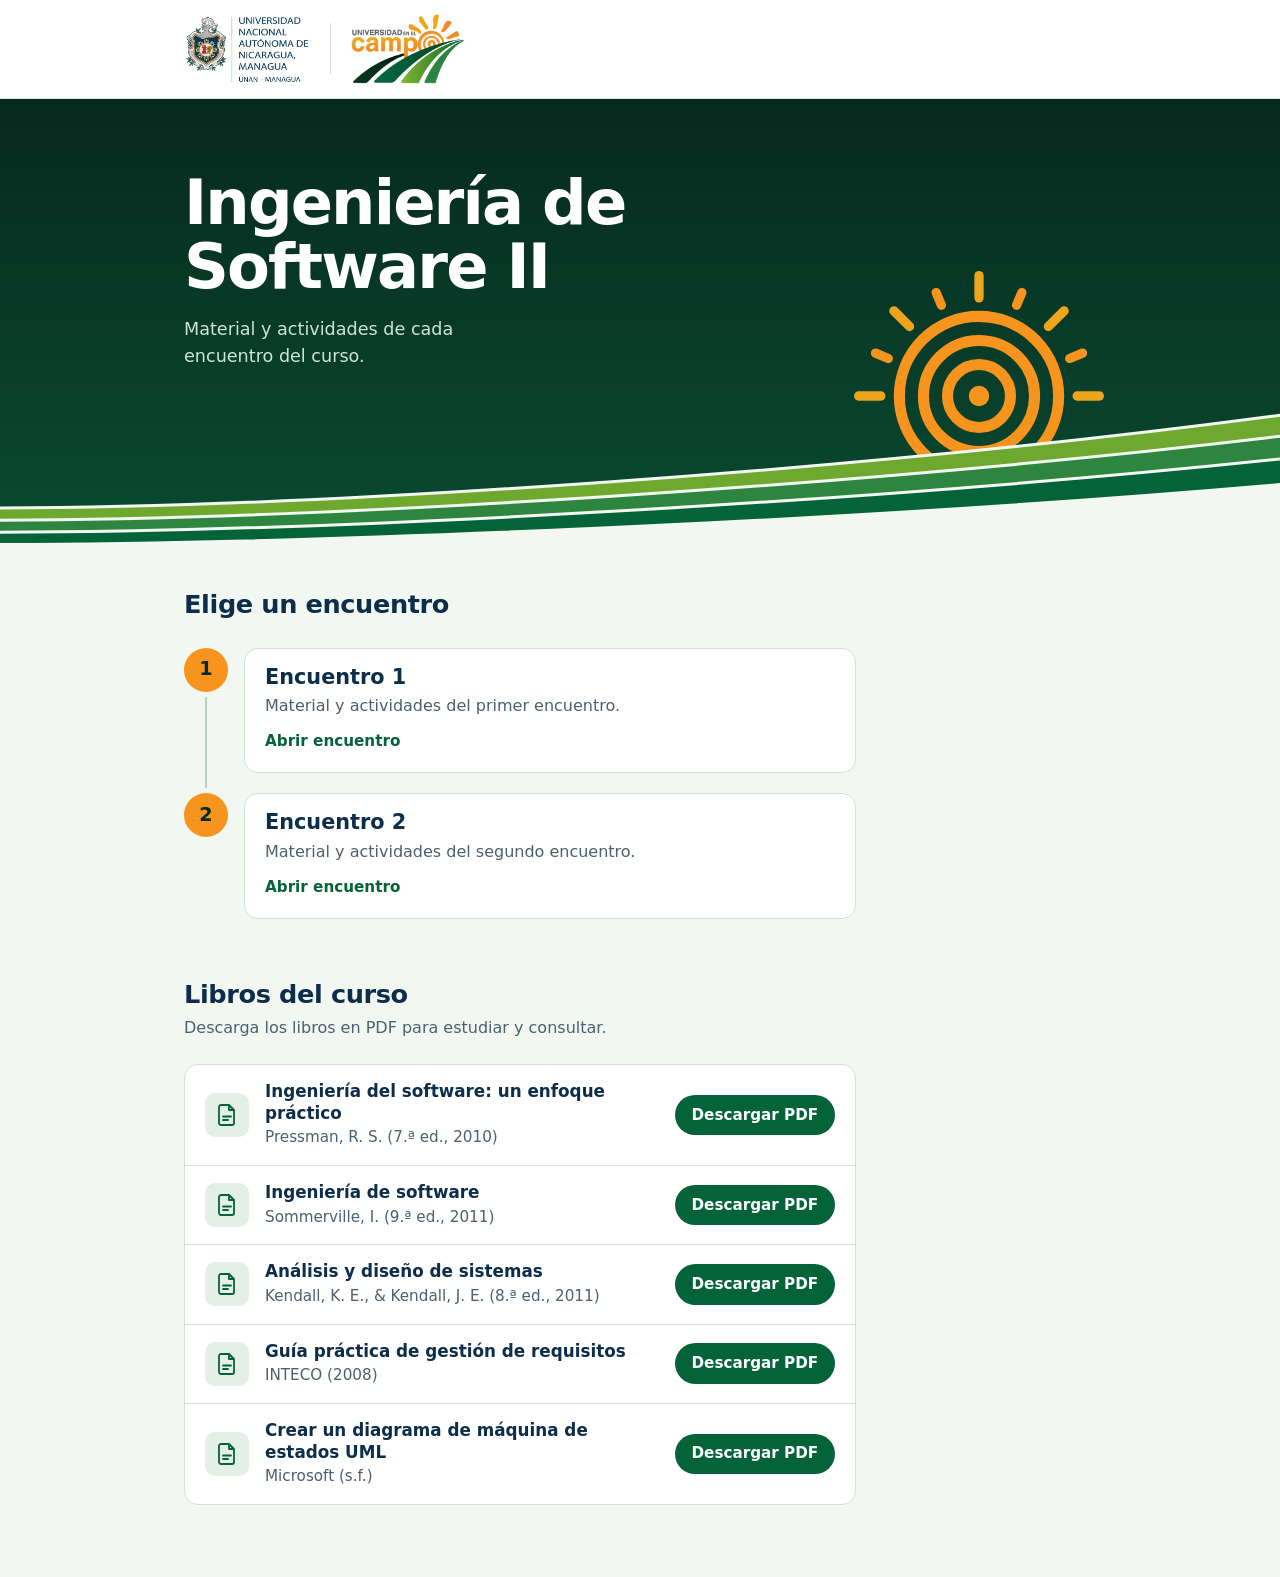
<file: index.html>
<!DOCTYPE html>
<html lang="es">
<head>
<meta charset="utf-8">
<meta name="viewport" content="width=device-width, initial-scale=1">
<title>Ingeniería de Software II - UNAN Managua</title>
<meta name="description" content="Material de los encuentros del curso Ingeniería de Software II, UNAN Managua, Universidad en el Campo.">
<style>
  :root {
    --navy: #0c2e4a;
    --muted: #4b6070;
    --noche: #062a1e;
    --bosque: #0a4a31;
    --pino: #056339;
    --hoja: #2e8540;
    --lima: #6fa82f;
    --sol: #f7941d;
    --fondo: #f3f7f2;
    --borde: #d3e1d7;
  }

  * { box-sizing: border-box; }
  html { -webkit-text-size-adjust: 100%; }

  body {
    margin: 0;
    background: var(--fondo);
    color: var(--navy);
    font-family: system-ui, -apple-system, "Segoe UI", Roboto, "Helvetica Neue", Arial, sans-serif;
    line-height: 1.5;
  }

  /* ---------- Barra con los logos ---------- */
  .barra {
    background: #fff;
    border-bottom: 1px solid var(--borde);
  }
  .barra-in {
    max-width: 60rem;
    margin: 0 auto;
    padding: 0.85rem 1.5rem;
    display: flex;
    align-items: center;
    gap: 1.25rem;
  }
  .barra img {
    display: block;
    height: 3.4rem;
    width: auto;
  }
  .barra .division {
    width: 1px;
    height: 2.8rem;
    background: var(--borde);
  }
  @media (min-width: 700px) {
    .barra img { height: 4.4rem; }
    .barra .division { height: 3.2rem; }
  }

  /* ---------- Portada ---------- */
  .portada {
    position: relative;
    overflow: hidden;
    color: #fff;
    background: linear-gradient(180deg, var(--noche) 0%, var(--bosque) 100%);
    padding: clamp(2.5rem, 7vw, 4.5rem) 0 clamp(10rem, 22vw, 11rem);
  }
  .portada-in {
    position: relative;
    z-index: 3;
    max-width: 60rem;
    margin: 0 auto;
    padding: 0 1.5rem;
  }
  h1 {
    margin: 0;
    max-width: 14ch;
    font-size: clamp(2.3rem, 8vw, 3.9rem);
    line-height: 1.04;
    font-weight: 800;
    letter-spacing: -0.03em;
  }
  .sub {
    margin: 1rem 0 0;
    max-width: 22rem;
    font-size: 1.1rem;
    color: #cfe4d5;
  }

  .sol {
    position: absolute;
    z-index: 1;
    right: max(1.25rem, calc((100% - 60rem) / 2 + 1rem));
    bottom: 1.5rem;
    width: clamp(130px, 30vw, 250px);
    height: auto;
  }
  .campos {
    position: absolute;
    z-index: 2;
    left: 0;
    bottom: -1px;
    width: 100%;
    height: clamp(6rem, 16vw, 9.5rem);
    display: block;
  }
  .campos path {
    stroke: var(--fondo);
    stroke-width: 3;
    vector-effect: non-scaling-stroke;
  }

  /* ---------- Encuentros ---------- */
  .contenido {
    max-width: 60rem;
    margin: 0 auto;
    padding: 2.75rem 1.5rem 4.5rem;
  }
  .contenido-in { max-width: 42rem; }
  h2 {
    margin: 0 0 1.75rem;
    font-size: 1.6rem;
    line-height: 1.2;
    font-weight: 750;
    letter-spacing: -0.015em;
  }

  .ruta {
    list-style: none;
    margin: 0;
    padding: 0;
  }
  .ruta li {
    position: relative;
    margin-bottom: 1.25rem;
  }
  .ruta li:last-child { margin-bottom: 0; }
  .ruta li:not(:last-child)::after {
    content: "";
    position: absolute;
    left: calc(1.375rem - 1px);
    top: 2.75rem;
    bottom: -1.25rem;
    width: 2px;
    background: #b5d1bd;
  }

  a.encuentro {
    display: grid;
    grid-template-columns: 2.75rem 1fr;
    gap: 1rem;
    align-items: start;
    color: inherit;
    text-decoration: none;
  }
  .nodo {
    position: relative;
    z-index: 1;
    display: grid;
    place-items: center;
    width: 2.75rem;
    height: 2.75rem;
    border-radius: 50%;
    background: var(--sol);
    color: var(--noche);
    font-size: 1.2rem;
    font-weight: 800;
    box-shadow: 0 0 0 5px var(--fondo);
  }
  .panel {
    display: block;
    background: #fff;
    border: 1px solid var(--borde);
    border-radius: 14px;
    padding: 1rem 1.25rem 1.1rem;
    transition: border-color 0.15s, box-shadow 0.15s;
  }
  .titulo {
    display: block;
    font-size: 1.3rem;
    line-height: 1.25;
    font-weight: 700;
  }
  .detalle {
    display: block;
    margin-top: 0.2rem;
    color: var(--muted);
  }
  .abrir {
    display: inline-block;
    margin-top: 0.75rem;
    color: var(--pino);
    font-size: 0.95rem;
    font-weight: 650;
    border-bottom: 2px solid transparent;
    transition: border-color 0.15s;
  }
  a.encuentro:hover .panel,
  a.encuentro:focus-visible .panel {
    border-color: var(--hoja);
    box-shadow: 0 2px 0 var(--hoja);
  }
  a.encuentro:hover .abrir,
  a.encuentro:focus-visible .abrir {
    border-bottom-color: currentColor;
  }
  a.encuentro:focus-visible {
    outline: 3px solid var(--pino);
    outline-offset: 4px;
    border-radius: 14px;
  }

  /* ---------- Libros en PDF ---------- */
  .libros { margin-top: 3.75rem; }
  .libros h2 { margin-bottom: 0.4rem; }
  .libros .nota {
    margin: 0 0 1.5rem;
    color: var(--muted);
  }
  .lista-libros {
    list-style: none;
    margin: 0;
    padding: 0;
    background: #fff;
    border: 1px solid var(--borde);
    border-radius: 14px;
    overflow: hidden;
  }
  .lista-libros li + li { border-top: 1px solid var(--borde); }
  .libro {
    display: grid;
    grid-template-columns: 2.75rem 1fr auto;
    gap: 1rem;
    align-items: center;
    padding: 1rem 1.25rem;
  }
  .icono {
    display: grid;
    place-items: center;
    width: 2.75rem;
    height: 2.75rem;
    border-radius: 10px;
    background: #e4f0e7;
    color: var(--pino);
  }
  .icono svg { width: 1.5rem; height: 1.5rem; }
  .libro-titulo {
    display: block;
    font-size: 1.05rem;
    line-height: 1.3;
    font-weight: 700;
  }
  .libro-autor {
    display: block;
    margin-top: 0.1rem;
    color: var(--muted);
    font-size: 0.95rem;
  }
  a.descargar {
    display: inline-block;
    padding: 0.55rem 1.05rem;
    border-radius: 999px;
    background: var(--pino);
    color: #fff;
    font-size: 0.95rem;
    font-weight: 650;
    text-decoration: none;
    white-space: nowrap;
    transition: background-color 0.15s;
  }
  a.descargar:hover { background: #044526; }
  a.descargar:focus-visible {
    outline: 3px solid var(--pino);
    outline-offset: 3px;
  }
  @media (max-width: 34rem) {
    .libro { grid-template-columns: 2.75rem 1fr; }
    .libro .accion { grid-column: 2; }
  }

  @media (prefers-reduced-motion: reduce) {
    .panel, .abrir, a.descargar { transition: none; }
  }
</style>
</head>
<body>

<svg width="0" height="0" style="position:absolute" aria-hidden="true" focusable="false">
  <symbol id="icono-pdf" viewBox="0 0 24 24">
    <path d="M6 2h8l5 5v13a2 2 0 0 1-2 2H6a2 2 0 0 1-2-2V4a2 2 0 0 1 2-2z" fill="none" stroke="currentColor" stroke-width="1.8" stroke-linejoin="round"/>
    <path d="M14 2v5h5" fill="none" stroke="currentColor" stroke-width="1.8" stroke-linejoin="round"/>
    <path d="M8 13.5h8M8 17h5" fill="none" stroke="currentColor" stroke-width="1.8" stroke-linecap="round"/>
  </symbol>
</svg>

<header class="barra">
  <div class="barra-in">
    <img src="[data-uri]" alt="UNAN Managua, Universidad Nacional Autónoma de Nicaragua">
    <span class="division" aria-hidden="true"></span>
    <img src="[data-uri]" alt="Universidad en el Campo">
  </div>
</header>

<section class="portada">
  <div class="portada-in">
    <h1>Ingeniería de Software II</h1>
    <p class="sub">Material y actividades de cada encuentro del curso.</p>
  </div>

  <!-- Sol saliendo sobre los campos -->
  <svg class="sol" viewBox="0 0 270 270" aria-hidden="true" focusable="false">
        <line x1="135" y1="29" x2="135" y2="5" stroke="#eda51b" stroke-width="10" stroke-linecap="round" transform="rotate(-90.0 135 135)"/>
        <line x1="135" y1="29" x2="135" y2="14" stroke="#f7941d" stroke-width="10" stroke-linecap="round" transform="rotate(-67.5 135 135)"/>
        <line x1="135" y1="29" x2="135" y2="5" stroke="#eda51b" stroke-width="10" stroke-linecap="round" transform="rotate(-45.0 135 135)"/>
        <line x1="135" y1="29" x2="135" y2="14" stroke="#f7941d" stroke-width="10" stroke-linecap="round" transform="rotate(-22.5 135 135)"/>
        <line x1="135" y1="29" x2="135" y2="5" stroke="#eda51b" stroke-width="10" stroke-linecap="round" transform="rotate(0.0 135 135)"/>
        <line x1="135" y1="29" x2="135" y2="14" stroke="#f7941d" stroke-width="10" stroke-linecap="round" transform="rotate(22.5 135 135)"/>
        <line x1="135" y1="29" x2="135" y2="5" stroke="#eda51b" stroke-width="10" stroke-linecap="round" transform="rotate(45.0 135 135)"/>
        <line x1="135" y1="29" x2="135" y2="14" stroke="#f7941d" stroke-width="10" stroke-linecap="round" transform="rotate(67.5 135 135)"/>
        <line x1="135" y1="29" x2="135" y2="5" stroke="#eda51b" stroke-width="10" stroke-linecap="round" transform="rotate(90.0 135 135)"/>
    <g fill="none" stroke="#f7941d" stroke-width="12">
      <circle cx="135" cy="135" r="86"/>
      <circle cx="135" cy="135" r="60"/>
      <circle cx="135" cy="135" r="34"/>
    </g>
    <circle cx="135" cy="135" r="11" fill="#f7941d"/>
  </svg>

  <!-- Campos en franjas verdes -->
  <svg class="campos" viewBox="0 0 1200 200" preserveAspectRatio="none" aria-hidden="true" focusable="false">
    <path d="M-10,150 C300,150 820,100 1210,26 L1210,210 L-10,210 Z" fill="#6fa82f"/>
    <path d="M-10,166 C300,166 820,120 1210,54 L1210,210 L-10,210 Z" fill="#2e8540"/>
    <path d="M-10,182 C300,182 820,142 1210,84 L1210,210 L-10,210 Z" fill="#056339"/>
    <path d="M-10,198 C300,198 820,166 1210,118 L1210,210 L-10,210 Z" fill="#f3f7f2"/>
  </svg>
</section>

<main class="contenido">
 <div class="contenido-in">
  <h2>Elige un encuentro</h2>

  <!--
    CÓMO AGREGAR UN ENCUENTRO NUEVO:
    1. Sube la carpeta del encuentro al repositorio (por ejemplo Encuentro_4/,
       con su propio index.html dentro).
    2. Copia un bloque <li> ... </li> completo y pégalo al final de la lista.
    3. Cambia el número, el href, el título y la descripción.
    Usa rutas relativas (sin "/" al inicio): href="Encuentro_4/index.html"
  -->

  <ol class="ruta">

    <li>
      <a class="encuentro" href="Encuentro_1/index.html">
        <span class="nodo" aria-hidden="true">1</span>
        <span class="panel">
          <span class="titulo">Encuentro 1</span>
          <span class="detalle">Material y actividades del primer encuentro.</span>
          <span class="abrir">Abrir encuentro</span>
        </span>
      </a>
    </li>
  
    <li>
      <a class="encuentro" href="Encuentro_2/index.html">
        <span class="nodo" aria-hidden="true">2</span>
        <span class="panel">
          <span class="titulo">Encuentro 2</span>
          <span class="detalle">Material y actividades del segundo encuentro.</span>
          <span class="abrir">Abrir encuentro</span>
        </span>
      </a>
    </li>
<!--
    <li>
      <a class="encuentro" href="Encuentro_3/index.html">
        <span class="nodo" aria-hidden="true">3</span>
        <span class="panel">
          <span class="titulo">Encuentro 3</span>
          <span class="detalle">Material y actividades del tercer encuentro.</span>
          <span class="abrir">Abrir encuentro</span>
        </span>
      </a>
    </li>
-->
  </ol>

  <section class="libros" aria-labelledby="titulo-libros">
    <h2 id="titulo-libros">Libros del curso</h2>
    <p class="nota">Descarga los libros en PDF para estudiar y consultar.</p>

    <!--
      CÓMO AGREGAR UN LIBRO:
      1. En el repositorio, crea una carpeta llamada libros y sube ahí el PDF
         (Add file > Upload files). Desde la web, cada archivo puede pesar hasta 25 MB.
      2. Usa nombres en minúsculas, sin espacios ni acentos: libro-1.pdf
      3. Copia un bloque <li> ... </li> completo y pégalo en la lista.
      4. Cambia el href por la ruta del PDF, y el título y el autor.
      Sube solo libros que tengas permiso de compartir (propios, de acceso abierto
      o autorizados por sus autores).
    -->

    <ul class="lista-libros">

  <li class="libro">
    <span class="icono" aria-hidden="true"><svg><use href="#icono-pdf"/></svg></span>
    <span class="texto">
      <span class="libro-titulo">Ingeniería del software: un enfoque práctico</span>
      <span class="libro-autor">Pressman, R. S. (7.ª ed., 2010)</span>
    </span>
    <span class="accion"><a class="descargar" href="https://profesorezequielruizgarcia.wordpress.com/wp-content/uploads/2015/01/ingenieria-del-software-un-enfoque-practico-roger-s-pressman.pdf" download>Descargar PDF</a></span>
  </li>

  <li class="libro">
    <span class="icono" aria-hidden="true"><svg><use href="#icono-pdf"/></svg></span>
    <span class="texto">
      <span class="libro-titulo">Ingeniería de software</span>
      <span class="libro-autor">Sommerville, I. (9.ª ed., 2011)</span>
    </span>
    <span class="accion"><a class="descargar" href="https://gc.scalahed.com/recursos/files/r161r/w25469w/ingdelsoftwarelibro9_compressed.pdf" download>Descargar PDF</a></span>
  </li>

  <li class="libro">
    <span class="icono" aria-hidden="true"><svg><use href="#icono-pdf"/></svg></span>
    <span class="texto">
      <span class="libro-titulo">Análisis y diseño de sistemas</span>
      <span class="libro-autor">Kendall, K. E., &amp; Kendall, J. E. (8.ª ed., 2011)</span>
    </span>
    <span class="accion"><a class="descargar" href="https://ccie.com.mx/wp-content/uploads/2020/03/ld-Analisis-y-Diseno-de-Sistemas_Kendall-8va.pdf" download>Descargar PDF</a></span>
  </li>

  <li class="libro">
    <span class="icono" aria-hidden="true"><svg><use href="#icono-pdf"/></svg></span>
    <span class="texto">
      <span class="libro-titulo">Guía práctica de gestión de requisitos</span>
      <span class="libro-autor">INTECO (2008)</span>
    </span>
    <span class="accion"><a class="descargar" href="https://cmapspublic2.ihmc.us/rid=1MNCYH38Y-1S75BLR-1SW9/doc-guia-practica-gestion-de-requisitos.pdf" download>Descargar PDF</a></span>
  </li>

  <li class="libro">
    <span class="icono" aria-hidden="true"><svg><use href="#icono-pdf"/></svg></span>
    <span class="texto">
      <span class="libro-titulo">Crear un diagrama de máquina de estados UML</span>
      <span class="libro-autor">Microsoft (s.f.)</span>
    </span>
    <span class="accion"><a class="descargar" href="https://support.microsoft.com/es-es/visio/create-a-uml-state-machine-diagram" download>Descargar PDF</a></span>
  </li>

</ul>
  </section>
 </div>
</main>

</body>
</html>
</file>
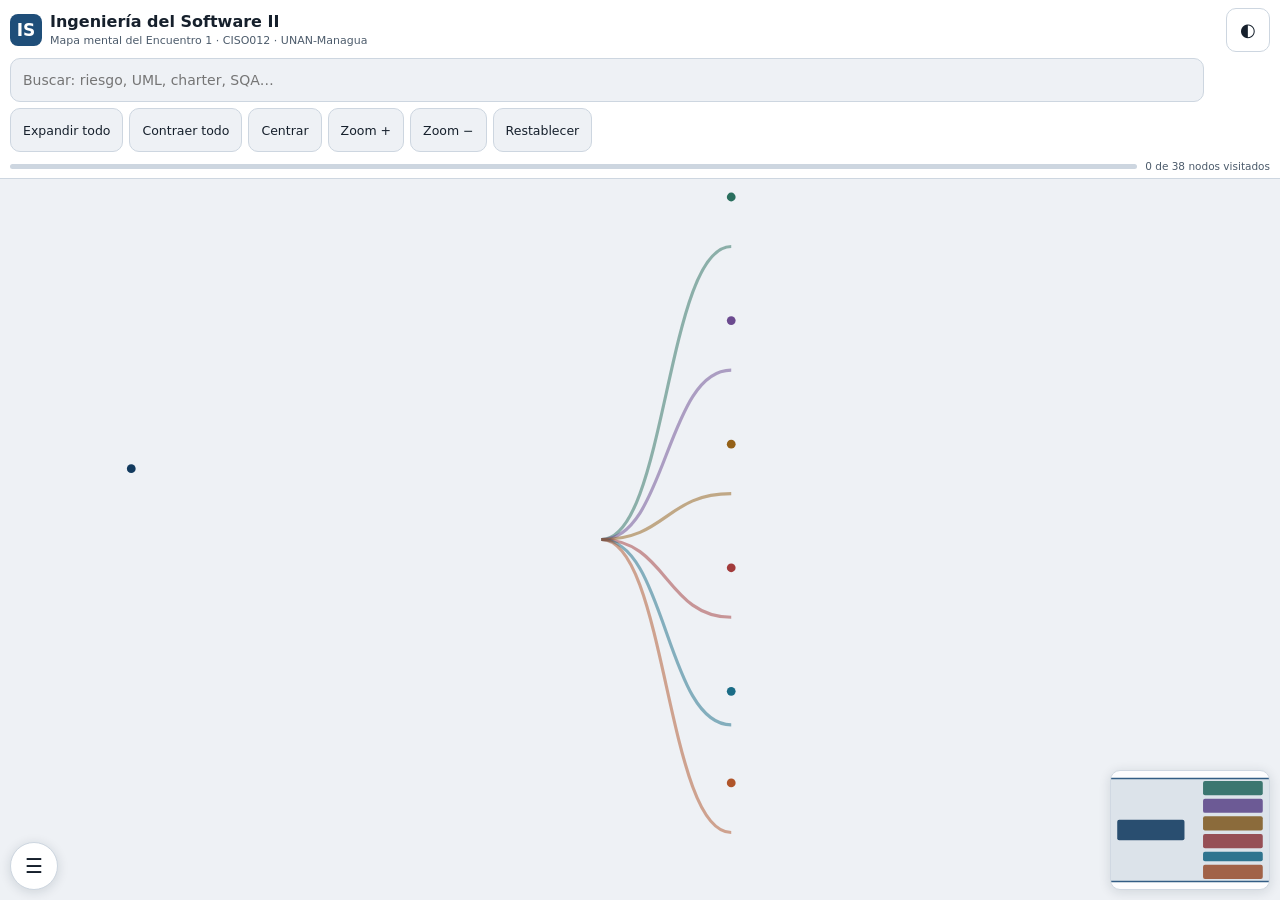
<file: Encuentro_1/index.html>
<!DOCTYPE html>
<html lang="es" data-tema="claro">
<head>
<meta charset="utf-8">
<meta name="viewport" content="width=device-width, initial-scale=1">
<meta name="description" content="Mapa mental interactivo del Encuentro 1 del componente Ingeniería del Software II (CISO012), UNAN-Managua.">
<title>Mapa mental — Ingeniería del Software II (CISO012) · Encuentro 1</title>
<style>
*,*::before,*::after{box-sizing:border-box}
html,body{height:100%}
body{
  margin:0;height:100vh;height:100dvh;overflow:hidden;
  display:flex;flex-direction:column;
  font-family:"Segoe UI",system-ui,-apple-system,"Helvetica Neue",Arial,sans-serif;
  background:var(--fondo);color:var(--texto);
  -webkit-text-size-adjust:100%;
}
:root{
  --fondo:#eef1f5;--panel:#ffffff;--texto:#16202c;--texto2:#4c5b6b;
  --borde:#cdd6e0;--nodo-fondo:#ffffff;--nodo-borde:#c4d0dd;--enlace:#b7c3d1;
  --acento-ui:#1f4e79;--sombra:0 2px 12px rgba(16,32,48,.14);
  --c-raiz:#123a5e;--c-temas:#2a6f5e;--c-planificacion:#6b4a8f;
  --c-herramientas:#946118;--c-riesgos:#a23b3b;--c-uml:#1a6c86;--c-caso:#b0552a;
  --c-complemento:#6e6e80;
  --altura-header:0px;
}
html[data-tema="oscuro"]{
  --fondo:#0f151c;--panel:#161e27;--texto:#e7eef6;--texto2:#a3b2c2;
  --borde:#2c3947;--nodo-fondo:#1a232e;--nodo-borde:#38465a;--enlace:#3d4d5e;
  --acento-ui:#7fb2e0;--sombra:0 2px 14px rgba(0,0,0,.55);
  --c-raiz:#8fb8e0;--c-temas:#66c2a5;--c-planificacion:#b39ddb;
  --c-herramientas:#e0b15c;--c-riesgos:#e88b8b;--c-uml:#6fc5de;--c-caso:#e29b6b;
  --c-complemento:#a0a0b8;
}
.tag-raiz{--c:var(--c-raiz)}
.tag-temas{--c:var(--c-temas)}
.tag-planificacion{--c:var(--c-planificacion)}
.tag-herramientas{--c:var(--c-herramientas)}
.tag-riesgos{--c:var(--c-riesgos)}
.tag-uml{--c:var(--c-uml)}
.tag-caso{--c:var(--c-caso)}
.tag-complemento{--c:var(--c-complemento)}

.sr-only{position:absolute;width:1px;height:1px;padding:0;margin:-1px;overflow:hidden;clip:rect(0 0 0 0);white-space:nowrap;border:0}

.cabecera{
  flex:0 0 auto;background:var(--panel);border-bottom:1px solid var(--borde);
  padding:8px 10px 6px;display:flex;flex-direction:column;gap:6px;z-index:30;
  position:relative;
}
.fila-superior{display:flex;align-items:center;gap:8px}
.marca{display:flex;align-items:center;gap:8px;min-width:0;flex:1 1 auto}
.logo{
  flex:0 0 auto;width:32px;height:32px;border-radius:8px;
  background:var(--acento-ui);color:#fff;display:flex;align-items:center;justify-content:center;
  font-size:17px;font-weight:700;
}
html[data-tema="oscuro"] .logo{color:#0f151c}
.marca h1{font-size:15px;line-height:1.15;margin:0;font-weight:700}
.marca p{margin:2px 0 0;font-size:11px;color:var(--texto2);line-height:1.2}
.btn-icono{
  flex:0 0 auto;width:44px;height:44px;border-radius:10px;border:1px solid var(--borde);
  background:transparent;color:var(--texto);font-size:18px;cursor:pointer;line-height:1;
}
.btn-icono:hover{background:var(--fondo)}

.busqueda{display:flex;align-items:center;gap:8px}
#buscador{
  flex:1 1 auto;min-width:0;height:44px;border-radius:10px;border:1px solid var(--borde);
  background:var(--fondo);color:var(--texto);padding:0 12px;font-size:14px;font-family:inherit;
}
#buscador:focus-visible{outline:2px solid var(--acento-ui);outline-offset:1px}
#resultado-busqueda{flex:0 0 auto;font-size:11.5px;color:var(--texto2);min-width:58px;text-align:right}

.botones{display:flex;gap:6px;overflow-x:auto;padding-bottom:2px;scrollbar-width:thin}
.botones button{
  flex:0 0 auto;min-height:44px;padding:0 12px;border-radius:10px;
  border:1px solid var(--borde);background:var(--fondo);color:var(--texto);
  font-size:12.5px;font-family:inherit;cursor:pointer;white-space:nowrap;
}
.botones button:hover{border-color:var(--acento-ui)}
.botones button:focus-visible{outline:2px solid var(--acento-ui);outline-offset:1px}

.migas{display:flex;flex-wrap:wrap;align-items:center;gap:4px;font-size:11.5px;color:var(--texto2);min-height:0}
.migas[hidden]{display:none}
.migas button{
  border:none;background:transparent;color:var(--texto2);font:inherit;cursor:pointer;
  padding:4px 3px;border-radius:6px;max-width:46vw;overflow:hidden;text-overflow:ellipsis;white-space:nowrap;
}
.migas button:hover{color:var(--texto);text-decoration:underline}
.migas .sep{opacity:.55}
.migas .actual{color:var(--texto);font-weight:600}

.progreso{display:flex;align-items:center;gap:8px;font-size:10.5px;color:var(--texto2)}
.barra{flex:1 1 auto;height:5px;border-radius:99px;background:var(--borde);overflow:hidden}
#progreso-barra{height:100%;width:0;background:var(--acento-ui);transition:width .3s ease}

.zona-mapa{flex:1 1 auto;position:relative;overflow:hidden;background:var(--fondo)}
#mapa{display:block;width:100%;height:100%;touch-action:none;cursor:grab}
#mapa.arrastrando{cursor:grabbing}
#mapa:focus{outline:none}

.enlace{stroke:var(--c);stroke-width:1.8;opacity:.5;fill:none;transition:opacity .2s}
.enlace.atenuado{opacity:.12}

.nodo{cursor:pointer;outline:none}
.nodo .caja{fill:var(--nodo-fondo);stroke:var(--nodo-borde);stroke-width:1.4;transition:stroke .15s, fill .15s}
.nodo .acento{stroke:var(--c);stroke-width:5;stroke-linecap:round}
.nodo .etiqueta{fill:var(--texto);font-family:"Segoe UI",system-ui,-apple-system,Arial,sans-serif;pointer-events:none}
.nodo .marca{fill:var(--texto2);font-size:11px;font-weight:700;pointer-events:none}
.nodo:hover .caja{stroke:var(--c);stroke-width:2}
.nodo:focus-visible .caja{stroke:var(--acento-ui);stroke-width:3}
.nodo.activo .caja{stroke:var(--c);stroke-width:2.6}
.nodo.coincidencia .caja{stroke:#d99b00;stroke-width:3}
html[data-tema="oscuro"] .nodo.coincidencia .caja{stroke:#ffcc4d}
.nodo.atenuado{opacity:.25}
.nodo.atenuado .caja{stroke-dasharray:3 3}

/* ---------- PANEL LATERAL ----------
   En móvil: tarjeta inferior.
   En escritorio: panel fijo a la derecha, alineado con el área del mapa,
   es decir, empezando justo debajo de la cabecera (--altura-header). */
#panel{
  position:fixed;left:0;right:0;bottom:0;max-height:62vh;overflow-y:auto;z-index:25;
  background:var(--panel);border-top:1px solid var(--borde);
  box-shadow:var(--sombra);padding:12px 14px 20px;
  transform:translateY(105%);transition:transform .28s cubic-bezier(.22,.61,.36,1);
  -webkit-overflow-scrolling:touch;
}
#panel.abierto{transform:translateY(0)}
.panel-cab{display:flex;align-items:flex-start;gap:8px;justify-content:space-between}
.chip{
  display:inline-block;font-size:10.5px;font-weight:700;letter-spacing:.5px;text-transform:uppercase;
  padding:4px 9px;border-radius:99px;color:#fff;background:var(--c,var(--acento-ui));
}
html[data-tema="oscuro"] .chip{color:#0f151c}
#panel-cerrar{
  width:44px;height:44px;flex:0 0 auto;border-radius:10px;border:1px solid var(--borde);
  background:transparent;color:var(--texto);font-size:16px;cursor:pointer;
}
#panel-cerrar:hover{background:var(--fondo)}
#panel-titulo{font-size:17px;line-height:1.25;margin:10px 0 4px}
.fuente{font-size:11px;color:var(--texto2);margin:0 0 10px;font-style:italic}
#panel-cuerpo p{font-size:14px;line-height:1.55;margin:0 0 10px}
#panel-nota{
  margin-top:12px;padding:9px 11px;border-left:3px solid var(--c,var(--acento-ui));
  background:var(--fondo);border-radius:0 8px 8px 0;font-size:12.5px;line-height:1.45;
}
#panel-hijos{margin-top:14px}
#panel-hijos h3{font-size:11px;text-transform:uppercase;letter-spacing:.6px;color:var(--texto2);margin:0 0 7px}
.enlace-hijo{
  display:block;width:100%;text-align:left;min-height:44px;padding:9px 12px;margin-bottom:6px;
  border:1px solid var(--borde);border-left:4px solid var(--c,var(--acento-ui));
  border-radius:9px;background:transparent;color:var(--texto);font:inherit;font-size:13px;
  cursor:pointer;line-height:1.3;
}
.enlace-hijo:hover{background:var(--fondo);transform:translateX(2px)}
.enlace-hijo{transition:background .15s, transform .15s}

/* Minimapa */
.minimapa{
  position:absolute;right:10px;bottom:10px;width:160px;height:120px;
  background:var(--panel);border:1px solid var(--borde);border-radius:10px;
  box-shadow:var(--sombra);overflow:hidden;z-index:5;cursor:pointer;opacity:.9;
}
.minimapa:hover{opacity:1}
#minimapa-svg{display:block;width:100%;height:100%}
#mini-viewport{fill:var(--acento-ui);fill-opacity:.16;stroke:var(--acento-ui);stroke-width:1.5}
.mm-nodo{fill:var(--nodo-borde)}
.mm-nodo.tag-raiz{fill:var(--c-raiz)}
.mm-nodo.tag-temas{fill:var(--c-temas)}
.mm-nodo.tag-planificacion{fill:var(--c-planificacion)}
.mm-nodo.tag-herramientas{fill:var(--c-herramientas)}
.mm-nodo.tag-riesgos{fill:var(--c-riesgos)}
.mm-nodo.tag-uml{fill:var(--c-uml)}
.mm-nodo.tag-caso{fill:var(--c-caso)}
.mm-nodo.tag-complemento{fill:var(--c-complemento)}

/* FAB de navegación rápida */
.fab{
  position:absolute;left:10px;bottom:10px;width:48px;height:48px;border-radius:50%;
  border:1px solid var(--borde);background:var(--panel);color:var(--texto);
  font-size:20px;cursor:pointer;box-shadow:var(--sombra);z-index:6;
  display:flex;align-items:center;justify-content:center;line-height:1;
}
.fab:hover{background:var(--fondo)}

/* Panel de navegación rápida */
#quicknav{
  position:fixed;top:0;left:0;bottom:0;width:280px;max-width:82vw;
  background:var(--panel);border-right:1px solid var(--borde);
  z-index:40;padding:16px;overflow-y:auto;
  transform:translateX(-105%);transition:transform .26s cubic-bezier(.22,.61,.36,1);
  box-shadow:var(--sombra);
}
#quicknav.abierto{transform:translateX(0)}
#quicknav h2{font-size:13px;text-transform:uppercase;letter-spacing:.6px;color:var(--texto2);margin:0 0 12px}
#quicknav .cerrar{
  position:absolute;top:10px;right:10px;width:38px;height:38px;border-radius:10px;
  border:1px solid var(--borde);background:transparent;color:var(--texto);font-size:16px;cursor:pointer;
}
#quicknav ul{list-style:none;padding:0;margin:0}
#quicknav li{margin-bottom:6px}
#quicknav button.rama{
  display:block;width:100%;text-align:left;min-height:44px;padding:10px 12px;
  border:1px solid var(--borde);border-left:5px solid var(--c,var(--acento-ui));
  border-radius:9px;background:transparent;color:var(--texto);font:inherit;
  font-size:13px;font-weight:600;cursor:pointer;line-height:1.25;
}
#quicknav button.rama:hover{background:var(--fondo);transform:translateX(3px);transition:transform .15s}
#quicknav button.rama .sub{display:block;font-weight:400;font-size:11.5px;color:var(--texto2);margin-top:3px}

#tooltip{
  position:fixed;pointer-events:none;z-index:50;background:var(--panel);
  border:1px solid var(--borde);border-radius:8px;padding:8px 11px;font-size:12.5px;
  color:var(--texto);box-shadow:var(--sombra);max-width:280px;line-height:1.4;
  opacity:0;transition:opacity .15s;
}
#tooltip.visible{opacity:1}
#tooltip .tt-titulo{font-weight:700;margin-bottom:3px}
#tooltip .tt-sub{color:var(--texto2);font-size:11.5px}

@media (min-width:860px){
  /* El panel arranca justo debajo de la cabecera para no quedar tapado por ella */
  #panel{
    left:auto;top:var(--altura-header, 0px);bottom:0;width:420px;max-height:none;
    border-top:none;border-left:1px solid var(--borde);
    transform:translateX(105%);padding:18px 20px 28px;
  }
  #panel.abierto{transform:translateX(0)}
  .marca h1{font-size:16px}
  #panel-titulo{font-size:19px}

  /* Cuando el panel está abierto en escritorio, el minimapa queda tapado:
     lo ocultamos para que no haya controles inaccesibles bajo el panel. */
  body.panel-abierto .minimapa{opacity:0;pointer-events:none}
}

@media (max-width:520px){
  .minimapa{width:120px;height:90px}
}

@media (prefers-reduced-motion:reduce){
  *,*::before,*::after{transition-duration:.01ms !important;animation-duration:.01ms !important}
}
</style>
</head>
<body>

<header class="cabecera">
  <div class="fila-superior">
    <div class="marca">
      <span class="logo" aria-hidden="true">IS</span>
      <div>
        <h1>Ingeniería del Software II</h1>
        <p>Mapa mental del Encuentro 1 · CISO012 · UNAN-Managua</p>
      </div>
    </div>
    <button id="btn-tema" class="btn-icono" type="button" aria-label="Cambiar tema">◐</button>
  </div>

  <div class="busqueda">
    <label class="sr-only" for="buscador">Buscar un tema dentro del mapa</label>
    <input id="buscador" type="search" autocomplete="off" placeholder="Buscar: riesgo, UML, charter, SQA…">
    <span id="resultado-busqueda" aria-live="polite"></span>
  </div>

  <div class="botones" role="group" aria-label="Controles del mapa">
    <button type="button" data-accion="expandir">Expandir todo</button>
    <button type="button" data-accion="contraer">Contraer todo</button>
    <button type="button" data-accion="centrar">Centrar</button>
    <button type="button" data-accion="zoom-mas" aria-label="Acercar">Zoom +</button>
    <button type="button" data-accion="zoom-menos" aria-label="Alejar">Zoom −</button>
    <button type="button" data-accion="restablecer">Restablecer</button>
  </div>

  <nav id="migas" class="migas" aria-label="Ruta del nodo activo" hidden></nav>

  <div class="progreso">
    <div class="barra" role="progressbar" aria-label="Avance de lectura" aria-valuemin="0" aria-valuemax="100" aria-valuenow="0" id="progreso-barra-caja">
      <div id="progreso-barra"></div>
    </div>
    <span id="progreso-texto">0 nodos visitados</span>
  </div>
</header>

<main class="zona-mapa">
  <svg id="mapa" role="tree" aria-label="Mapa mental del componente Ingeniería del Software II"></svg>

  <div class="minimapa" id="minimapa" role="presentation" aria-hidden="true">
    <svg id="minimapa-svg" viewBox="0 0 160 120" preserveAspectRatio="xMidYMid meet">
      <g id="mm-nodos"></g>
      <rect id="mini-viewport" x="0" y="0" width="0" height="0" rx="2"></rect>
    </svg>
  </div>

  <button id="btn-quicknav" class="fab" type="button" aria-label="Abrir navegación rápida" aria-expanded="false">☰</button>

  <div id="tooltip" role="tooltip" hidden>
    <div class="tt-titulo"></div>
    <div class="tt-sub"></div>
  </div>
</main>

<aside id="quicknav" aria-label="Navegación rápida por ramas" aria-hidden="true">
  <button class="cerrar" id="quicknav-cerrar" type="button" aria-label="Cerrar navegación rápida">✕</button>
  <h2>Ramas principales</h2>
  <ul id="quicknav-lista"></ul>
</aside>

<aside id="panel" aria-label="Detalle del nodo seleccionado">
  <div class="panel-cab">
    <span id="panel-tag" class="chip">Núcleo</span>
    <button id="panel-cerrar" type="button" aria-label="Cerrar panel de detalle">✕</button>
  </div>
  <h2 id="panel-titulo"></h2>
  <p id="panel-fuente" class="fuente"></p>
  <div id="panel-cuerpo"></div>
  <div id="panel-nota" hidden></div>
  <div id="panel-hijos"></div>
</aside>

<script>
(function () {
  "use strict";

  /* =========================================================================
     CÓMO ACTUALIZAR ESTE MAPA (guía para el/la docente del próximo semestre)
     -------------------------------------------------------------------------
     1. TODO el contenido vive en el objeto MINDMAP que está justo debajo.
        La lógica de dibujo NO necesita tocarse.
     2. Cada nodo tiene esta forma:
          {
            id:      "identificador-unico",   // obligatorio, sin repetir
            label:   "Texto que se ve en el mapa",
            tag:     "temas",                 // color de rama
            source:  "Programa del componente",
            nota:    "Opcional: aclaraciones o discrepancias",
            summary: "Texto del panel. Separa con \\n\\n para varios párrafos.",
            children:[ ...otros nodos... ]
          }
     3. AGREGAR: copia un bloque y pégalo dentro de children del padre.
     4. EDITAR: cambia solo label y summary.
     5. REORDENAR: mueve el bloque dentro del arreglo children.
     6. BORRAR: elimina el bloque completo (incluidos sus children).
     7. Etiquetas de color (tag): temas · planificacion · herramientas ·
        riesgos · uml · caso · complemento
     8. En los nodos hoja, redacta el summary respondiendo:
        ¿qué es? / ¿para qué sirve? / ¿cómo lo aplico en mi proyecto?
     ========================================================================= */

  const MINDMAP = {
    id: "raiz",
    tag: "raiz",
    label: "Ingeniería del Software II — Planificación y Modelado UML",
    source: "Programa CISO012 + Material Encuentro 1",
    summary: "¿Qué es? La vista del Encuentro 1 del componente Ingeniería del Software II (CISO012), centrada en seis bloques: los cuatro temas del componente, la justificación de la planificación, las herramientas básicas, la gestión de riesgos, el modelado UML con énfasis en la vista dinámica y el caso EquipoSoft / CaféApp.\n\n¿Para qué sirve? Para estudiar de forma autónoma antes, durante y después del encuentro, incluso desde el teléfono y sin conexión a Internet.\n\n¿Cómo lo aplico? Recorre las seis ramas, abre los nodos que necesites y usa el buscador para repasar antes del examen. Cada nodo hoja te dice qué es, para qué sirve y cómo llevarlo a tu propio proyecto.",
    children: [

      /* ============ 1. LOS CUATRO TEMAS DEL COMPONENTE ============ */
      {
        id: "temas",
        tag: "temas",
        label: "1. Los cuatro temas del componente",
        source: "Programa del componente",
        summary: "¿Qué es? El panorama general del componente: cuatro temas que se recorren a lo largo del semestre.\n\n¿Para qué sirve? Da el mapa completo del curso: saber dónde estás hoy y qué viene después.\n\n¿Cómo lo aplico? Al planificar tu proyecto integrador, verifica qué tema aporta cada artefacto que vas produciendo.",
        children: [
          {
            id: "tema-1",
            tag: "temas",
            label: "Tema I — Planificación y gestión de proyectos de software",
            source: "Programa del componente",
            summary: "¿Qué es? El tema que abre el componente: cómo se planifica y se gestiona un proyecto de software.\n\n¿Para qué sirve? Es la base de todo lo demás: sin planificación no hay control del alcance, del tiempo ni de los riesgos.\n\n¿Cómo lo aplico? Es el tema del Encuentro 1; se desarrolla con las herramientas de planificación y la gestión básica de riesgos."
          },
          {
            id: "tema-2",
            tag: "temas",
            label: "Tema II — Comportamiento del software con UML (vista dinámica)",
            source: "Programa del componente",
            summary: "¿Qué es? El modelado del comportamiento del software mediante UML, con énfasis en los diagramas de vista dinámica.\n\n¿Para qué sirve? Permite describir cómo cambia el sistema a lo largo del tiempo y cómo reacciona ante eventos.\n\n¿Cómo lo aplico? Se concreta en el diagrama de máquina de estados del Encuentro 1, aplicado al ciclo de vida de una tarea."
          },
          {
            id: "tema-3",
            tag: "temas",
            label: "Tema III — Metodologías ágiles y de Ingeniería Web",
            source: "Programa del componente",
            summary: "¿Qué es? El estudio de metodologías ágiles y de Ingeniería Web para organizar el trabajo de desarrollo.\n\n¿Para qué sirve? Ofrece marcos de trabajo alternativos al enfoque tradicional, útiles en equipos pequeños.\n\n¿Cómo lo aplico? Se aborda más adelante en el semestre; llega con la planificación del Tema I ya resuelta."
          },
          {
            id: "tema-4",
            tag: "temas",
            label: "Tema IV — Arquitecturas esenciales de software",
            source: "Programa del componente",
            summary: "¿Qué es? El estudio de las arquitecturas esenciales de software.\n\n¿Para qué sirve? Permite tomar decisiones estructurales sobre cómo se organiza un sistema antes de construirlo.\n\n¿Cómo lo aplico? Se aborda en la parte final del componente; documenta entonces las decisiones arquitectónicas de tu proyecto."
          }
        ]
      },

      /* ============ 2. ¿POR QUÉ PLANIFICAR? ============ */
      {
        id: "planificacion",
        tag: "planificacion",
        label: "2. ¿Por qué planificar un proyecto de software?",
        source: "Material Encuentro 1",
        summary: "¿Qué es? El argumento pedagógico que justifica dedicar tiempo a planificar antes de programar.\n\n¿Para qué sirve? Rompe la idea de que planificar retrasa; planificar anticipa los problemas en lugar de postergarlos.\n\n¿Cómo lo aplico? Antes de escribir código en tu proyecto, dedica una sesión a producir minuta, charter, roles, comunicación y riesgos.",
        children: [
          {
            id: "plan-ciclo",
            tag: "planificacion",
            label: "La planificación como primera etapa del ciclo de vida",
            source: "Material Encuentro 1",
            summary: "¿Qué es? La planificación es la primera etapa del ciclo de vida del software.\n\n¿Para qué sirve? Fija el punto de partida: sin ella, las etapas siguientes se construyen sobre supuestos no verificados.\n\n¿Cómo lo aplico? Trata la planificación como entregable del proyecto, no como una charla informal previa."
          },
          {
            id: "plan-posterga",
            tag: "planificacion",
            label: "Un proyecto sin planificación no es más rápido: posterga sus problemas",
            source: "Material Encuentro 1",
            summary: "¿Qué es? La idea central del Encuentro 1: saltarse la planificación no acelera el proyecto, solo traslada los problemas más adelante, cuando son más caros de resolver.\n\n¿Para qué sirve? Cambia el criterio con el que decides si vale la pena planificar.\n\n¿Cómo lo aplico? Cuando sientas la tentación de \"seguir programando y luego vemos\", revisa la tabla comparativa del caso EquipoSoft / CaféApp."
          },
          {
            id: "plan-equipos",
            tag: "planificacion",
            label: "Adaptación a equipos pequeños y proyectos académicos",
            source: "Material Encuentro 1",
            summary: "¿Qué es? La planificación que se enseña está adaptada a equipos pequeños y a proyectos académicos.\n\n¿Para qué sirve? Evita que apliques formatos pensados para grandes empresas, imposibles de sostener en un semestre.\n\n¿Cómo lo aplico? Usa versiones simplificadas: minuta breve, charter de una página y un RACI con cuatro roles."
          },
          {
            id: "plan-autores",
            tag: "planificacion",
            label: "Aportes de Pressman, Sommerville y Kendall & Kendall",
            source: "Material Encuentro 1",
            summary: "¿Qué es? El material del encuentro se apoya en los aportes de Pressman (2010), Sommerville (2011) y Kendall & Kendall (2011) sobre planificación y análisis.\n\n¿Para qué sirve? Da respaldo académico a las herramientas que usarás y te orienta para ampliar el tema.\n\n¿Cómo lo aplico? Consulta estas referencias cuando necesites profundizar."
          }
        ]
      },

      /* ============ 3. HERRAMIENTAS ============ */
      {
        id: "herramientas",
        tag: "herramientas",
        label: "3. Herramientas básicas de planificación",
        source: "Material Encuentro 1",
        summary: "¿Qué es? El conjunto de artefactos concretos que producen los equipos para planificar y dar seguimiento al proyecto.\n\n¿Para qué sirve? Convierten la intención de planificar en documentos revisables y verificables.\n\n¿Cómo lo aplico? Elabora las cuatro herramientas para tu propio proyecto y actualízalas en cada reunión de equipo.",
        children: [
          {
            id: "herr-minuta",
            tag: "herramientas",
            label: "Minuta de reunión",
            source: "Material Encuentro 1",
            summary: "¿Qué es? El registro escrito de una reunión de equipo. Sus elementos son: fecha y hora, participantes, agenda, acuerdos, responsables y plazos, y próxima reunión.\n\n¿Para qué sirve? Deja constancia de lo acordado y de quién se comprometió a qué, evitando la duplicidad de funciones.\n\n¿Cómo lo aplico? Redáctala al terminar cada reunión de EquipoSoft y compártela con todos los integrantes."
          },
          {
            id: "herr-charter",
            tag: "herramientas",
            label: "Charter o acta de constitución",
            source: "Material Encuentro 1",
            summary: "¿Qué es? El documento que constituye formalmente el proyecto. Sus elementos son: nombre, objetivo, alcance, interesados, riesgos iniciales, cronograma general y criterios de éxito.\n\n¿Para qué sirve? Fija el acuerdo mínimo sobre qué se va a hacer y qué queda fuera, antes de empezar a construir.\n\n¿Cómo lo aplico? Redáctalo una sola vez al inicio del proyecto y úsalo como referencia cuando alguien proponga cambios."
          },
          {
            id: "herr-raci",
            tag: "herramientas",
            label: "Matriz de roles y responsabilidades (RACI simplificado)",
            source: "Material Encuentro 1",
            summary: "¿Qué es? Una matriz simplificada que asigna responsabilidades. Los roles considerados son: líder, analista, desarrollador(a) y encargado(a) de pruebas.\n\n¿Para qué sirve? Elimina la ambigüedad de roles, uno de los tres problemas detectados en la vivencia de EquipoSoft.\n\n¿Cómo lo aplico? Complétala al inicio y revísala si alguien no sabe a quién le corresponde una tarea."
          },
          {
            id: "herr-comunicacion",
            tag: "herramientas",
            label: "Matriz de comunicación",
            source: "Material Encuentro 1",
            summary: "¿Qué es? Un cuadro que define, para cada tipo de información, el canal, la frecuencia y el responsable.\n\n¿Para qué sirve? Ordena cómo se comunica el equipo y reduce los malentendidos por canales informales.\n\n¿Cómo lo aplico? Defínela junto con el RACI, sobre todo si el equipo tiene conectividad limitada."
          },
          {
            id: "herr-criterio",
            tag: "herramientas",
            label: "Criterio clave: minuta vs. charter",
            source: "Material Encuentro 1",
            summary: "¿Qué es? La distinción esencial que debes recordar: la minuta se rehace en cada reunión; el charter se elabora una sola vez.\n\n¿Para qué sirve? Evita dos errores frecuentes: tratar el charter como documento vivo de cada sesión, o dejar de actualizar la minuta.\n\n¿Cómo lo aplico? Archiva el charter como documento base del proyecto y acumula las minutas como bitácora cronológica."
          }
        ]
      },

      /* ============ 4. RIESGOS ============ */
      {
        id: "riesgos",
        tag: "riesgos",
        label: "4. Gestión básica de riesgos",
        source: "Material Encuentro 1",
        summary: "¿Qué es? La práctica de identificar de antemano lo que puede salir mal y decidir cómo reaccionar.\n\n¿Para qué sirve? Convierte las sorpresas en decisiones ya tomadas, en lugar de apagar incendios.\n\n¿Cómo lo aplico? Construye la tabla de riesgos de tu proyecto desde la primera semana y revísala en cada reunión.",
        children: [
          {
            id: "riesgo-def",
            tag: "riesgos",
            label: "Definición",
            source: "Material Encuentro 1",
            summary: "¿Qué es? Anticipar lo que puede salir mal y decidir con antelación cómo reaccionar.\n\n¿Para qué sirve? Da al equipo un plan de respuesta antes de que el problema ocurra, cuando todavía hay margen de maniobra.\n\n¿Cómo lo aplico? Dedica los primeros minutos de una reunión a preguntar: ¿qué podría impedirnos entregar esta semana?"
          },
          {
            id: "riesgo-tabla",
            tag: "riesgos",
            label: "Tabla de riesgos",
            source: "Material Encuentro 1",
            summary: "¿Qué es? El instrumento que registra, para cada riesgo, su probabilidad, su impacto y la estrategia de mitigación.\n\n¿Para qué sirve? Permite priorizar: no todos los riesgos merecen la misma atención.\n\n¿Cómo lo aplico? Complétala con los tres riesgos identificados en el material y añade los propios de tu equipo.",
            children: [
              {
                id: "riesgo-conectividad",
                tag: "riesgos",
                label: "Falta de conectividad",
                source: "Material Encuentro 1",
                summary: "¿Qué es? El riesgo de que la conectividad limitada impida coordinar el trabajo del equipo.\n\n¿Para qué sirve? Reconocerlo permite diseñar una estrategia de mitigación acorde con el contexto de la modalidad por encuentro.\n\n¿Cómo lo aplico? Acuerda entregables descargables y momentos de sincronización presencial durante el encuentro."
              },
              {
                id: "riesgo-alcance",
                tag: "riesgos",
                label: "Cambio de alcance",
                source: "Material Encuentro 1",
                summary: "¿Qué es? El riesgo de que el alcance del proyecto crezca sin control a lo largo del semestre.\n\n¿Para qué sirve? Es uno de los tres problemas detectados en la vivencia de EquipoSoft / CaféApp.\n\n¿Cómo lo aplico? Usa el charter como línea base: todo cambio se discute, se registra en la minuta y se aprueba antes de implementarse."
              },
              {
                id: "riesgo-duplicidad",
                tag: "riesgos",
                label: "Duplicidad de trabajo",
                source: "Material Encuentro 1",
                summary: "¿Qué es? El riesgo de que dos integrantes desarrollen la misma funcionalidad por no tener claras las responsabilidades.\n\n¿Para qué sirve? Identificarlo justifica la existencia del RACI y de la matriz de comunicación.\n\n¿Cómo lo aplico? Revisa el RACI antes de repartir tareas y confirma en la minuta quién hace qué."
              }
            ]
          }
        ]
      },

      /* ============ 5. UML ============ */
      {
        id: "uml",
        tag: "uml",
        label: "5. UML y vistas dinámicas",
        source: "Programa + Material Encuentro 1",
        summary: "¿Qué es? El lenguaje de modelado con el que se representa el comportamiento del software, con énfasis en los diagramas de vista dinámica.\n\n¿Para qué sirve? Permite describir y comunicar cómo se comporta el sistema antes de construirlo.\n\n¿Cómo lo aplico? Modela el ciclo de vida de las tareas de tu proyecto con el diagrama de máquina de estados.",
        children: [
          {
            id: "uml-que",
            tag: "uml",
            label: "Qué modela UML dentro del componente",
            source: "Programa + Material Encuentro 1",
            summary: "¿Qué es? UML es el lenguaje de modelado que se usa en el componente para representar la estructura y, sobre todo, el comportamiento del software.\n\n¿Para qué sirve? Es el medio común para que el equipo y el docente hablen del sistema con el mismo vocabulario.\n\n¿Cómo lo aplico? Cada diagrama que produzcas debe responder una pregunta concreta del proyecto, no decorar el informe."
          },
          {
            id: "uml-estados",
            tag: "uml",
            label: "Diagrama de máquina de estados",
            source: "Material Encuentro 1",
            summary: "¿Qué es? El diagrama de vista dinámica trabajado en el Encuentro 1: representa los estados por los que pasa un objeto y las transiciones entre ellos.\n\n¿Para qué sirve? Hace visible el ciclo de vida de una entidad del sistema, por ejemplo, una tarea del proyecto.\n\n¿Cómo lo aplico? Dibújalo para la entidad central de tu proyecto y verifica que cada transición tenga una condición clara.",
            children: [
              {
                id: "uml-estados-elementos",
                tag: "uml",
                label: "Elementos: estado inicial, estado, transición, estado final",
                source: "Material Encuentro 1",
                summary: "¿Qué es? Los cuatro elementos básicos del diagrama: estado inicial, estado, transición y estado final.\n\n¿Para qué sirve? Sin ellos el diagrama queda incompleto: no se sabe dónde empieza ni dónde termina el ciclo.\n\n¿Cómo lo aplico? Verifica que todo diagrama tuyo tenga un único estado inicial y al menos un estado final."
              },
              {
                id: "uml-estados-ejemplo",
                tag: "uml",
                label: "Ejemplo del material",
                source: "Material Encuentro 1",
                summary: "¿Qué es? La secuencia modelada en el material del encuentro: Inicio → Pendiente → En progreso → En revisión → Completada → Fin.\n\n¿Para qué sirve? Sirve de plantilla para modelar el ciclo de vida de las tareas de cualquier proyecto académico.\n\n¿Cómo lo aplico? Sustituye los nombres por los estados reales de las tareas de tu equipo y ajústala a tu flujo de trabajo."
              },
              {
                id: "uml-estados-alternativa",
                tag: "uml",
                label: "Transición alternativa",
                source: "Material Encuentro 1",
                summary: "¿Qué es? La transición alternativa del ejemplo: En revisión [se solicitan cambios] → En progreso.\n\n¿Para qué sirve? Muestra que el ciclo de vida no es lineal: un trabajo puede regresar a una etapa anterior según una condición.\n\n¿Cómo lo aplico? Identifica en tu proyecto qué condiciones obligan a retroceder y déjalas explícitas en el diagrama."
              }
            ]
          },
          {
            id: "uml-otros",
            tag: "uml",
            label: "Otros diagramas del programa: colaboración, paquetes y componentes",
            source: "Programa del componente",
            summary: "¿Qué es? Además de la máquina de estados, el programa contempla los diagramas de colaboración, de paquetes y de componentes.\n\n¿Para qué sirve? Amplían la vista del sistema: interacción entre objetos, organización en paquetes y estructura en componentes.\n\n¿Cómo lo aplico? Revísalos cuando tu proyecto crezca y necesites organizar el código y las interacciones."
          },
          {
            id: "uml-clasificacion",
            tag: "complemento",
            label: "Clasificación general de diagramas UML (complemento del curso)",
            source: "Complemento didáctico — no proviene de los archivos del programa",
            nota: "Este nodo es un complemento del curso, agregado para cubrir «sus diferentes tipos» de diagramas. No altera ni sustituye el contenido del programa ni del material del encuentro.",
            summary: "¿Qué es? Una clasificación general de los diagramas UML en dos grandes familias: diagramas estructurales (muestran la organización estática del sistema) y diagramas de comportamiento (muestran cómo cambia y reacciona el sistema).\n\n¿Para qué sirve? Ubica el diagrama de máquina de estados dentro del panorama completo de UML y aclara por qué se le llama diagrama de vista dinámica.\n\n¿Cómo lo aplico? Antes de dibujar, pregúntate qué necesitas comunicar: la estructura del sistema o su comportamiento."
          }
        ]
      },

      /* ============ 6. CASO EQUIPOSOFT ============ */
      {
        id: "caso",
        tag: "caso",
        label: "6. Caso EquipoSoft / CaféApp",
        source: "Material Encuentro 1",
        summary: "¿Qué es? El caso de estudio que atraviesa el Encuentro 1: un equipo de estudiantes que desarrolla CaféApp y descubre, por la vía de los hechos, la necesidad de planificar.\n\n¿Para qué sirve? Da un ejemplo concreto y cercano de todo lo que se explica en abstracto.\n\n¿Cómo lo aplico? Compara lo que le pasó a EquipoSoft con lo que está pasando en tu propio equipo y actúa antes de repetir sus errores.",
        children: [
          {
            id: "caso-vivencia",
            tag: "caso",
            label: "La vivencia inicial y los tres problemas detectados",
            source: "Material Encuentro 1",
            summary: "¿Qué es? La situación de partida del caso: el equipo comienza a trabajar sin planificación y aparecen tres problemas concretos.\n\n¿Para qué sirve? Es el diagnóstico que justifica todo el Encuentro 1.\n\n¿Cómo lo aplico? Revisa si tu equipo presenta alguno de los tres síntomas y corrígelo en la próxima reunión.",
            children: [
              {
                id: "caso-p1",
                tag: "caso",
                label: "Duplicidad de funciones",
                source: "Material Encuentro 1",
                summary: "¿Qué es? Dos o más integrantes desarrollan la misma funcionalidad porque nadie definió quién era responsable de qué.\n\n¿Para qué sirve? Es el primer síntoma de un equipo sin matriz de roles.\n\n¿Cómo lo aplico? Resuélvelo con el RACI simplificado: líder, analista, desarrollador(a) y encargado(a) de pruebas."
              },
              {
                id: "caso-p2",
                tag: "caso",
                label: "Roles indefinidos",
                source: "Material Encuentro 1",
                summary: "¿Qué es? Los integrantes no saben con claridad qué se espera de cada uno.\n\n¿Para qué sirve? Explica por qué las tareas quedan sin hacer o se hacen dos veces.\n\n¿Cómo lo aplico? Define los roles por escrito al inicio del proyecto y confírmalos en la minuta."
              },
              {
                id: "caso-p3",
                tag: "caso",
                label: "Cambio de alcance sin control",
                source: "Material Encuentro 1",
                summary: "¿Qué es? El proyecto crece con nuevas ideas que nadie aprueba ni registra.\n\n¿Para qué sirve? Es el síntoma más costoso: consume tiempo y desordena el cronograma.\n\n¿Cómo lo aplico? Usa el charter como línea base y exige que todo cambio quede registrado en la minuta."
              }
            ]
          },
          {
            id: "caso-ejemplos",
            tag: "caso",
            label: "Los seis ejemplos aplicados de los anexos",
            source: "Material Encuentro 1",
            nota: "Los integrantes del equipo EquipoSoft mencionados en el material son Carmen García, Javier López, María Rodríguez y Luis Martínez.",
            summary: "¿Qué es? Los seis artefactos que el material desarrolla sobre el caso: minuta de reunión, charter, matriz de roles, matriz de comunicación, tabla de riesgos y diagramas.\n\n¿Para qué sirve? Son modelos listos para adaptar a tu propio proyecto.\n\n¿Cómo lo aplico? Toma cada ejemplo como plantilla, cambia los datos por los de tu equipo y consérvalos como evidencia del proceso."
          },
          {
            id: "caso-comparativa",
            tag: "caso",
            label: "Tabla comparativa: sin planificación vs. con planificación",
            source: "Material Encuentro 1",
            summary: "¿Qué es? La comparación del caso en siete dimensiones: comunicación, roles, cronograma, riesgos, cambios, motivación y resultado.\n\n¿Para qué sirve? Muestra con evidencia por qué la planificación no retrasa el proyecto: postergar los problemas sí lo hace.\n\n¿Cómo lo aplico? Úsala como argumento cuando tu equipo dude sobre invertir una sesión en planificar."
          }
        ]
      }

    ]
  };

  /* =========================================================================
     MOTOR — no es necesario editarlo
     ========================================================================= */

  const NS = "http://www.w3.org/2000/svg";
  const ANCHOS = [268, 238, 218, 202];
  const TAMS = [15, 13.5, 12.5, 12];
  const PADY = 10;
  const LH = 1.35;
  const HGAP = 74;
  const VGAP = 14;
  const ZOOM_MIN = 0.4;
  const ZOOM_MAX = 2.5;
  const VEL_ANIM = 0.24;
  const UMBRAL = 0.25;

  const ETIQUETAS = {
    raiz: "Núcleo", temas: "Temas", planificacion: "Planificación",
    herramientas: "Herramientas", riesgos: "Riesgos", uml: "UML",
    caso: "Caso EquipoSoft", complemento: "Complemento del curso"
  };

  const svg = document.getElementById("mapa");
  const capaEnlaces = document.createElementNS(NS, "g");
  const capaNodos = document.createElementNS(NS, "g");
  const lienzo = document.createElementNS(NS, "g");
  lienzo.appendChild(capaEnlaces);
  lienzo.appendChild(capaNodos);
  svg.appendChild(lienzo);

  const cabecera = document.querySelector(".cabecera");
  const panel = document.getElementById("panel");
  const panelTag = document.getElementById("panel-tag");
  const panelTitulo = document.getElementById("panel-titulo");
  const panelFuente = document.getElementById("panel-fuente");
  const panelCuerpo = document.getElementById("panel-cuerpo");
  const panelNota = document.getElementById("panel-nota");
  const panelHijos = document.getElementById("panel-hijos");
  const migas = document.getElementById("migas");
  const buscador = document.getElementById("buscador");
  const resultadoBusqueda = document.getElementById("resultado-busqueda");
  const barraProgreso = document.getElementById("progreso-barra");
  const cajaProgreso = document.getElementById("progreso-barra-caja");
  const textoProgreso = document.getElementById("progreso-texto");
  const btnTema = document.getElementById("btn-tema");
  const minimapa = document.getElementById("minimapa");
  const mmNodos = document.getElementById("mm-nodos");
  const mmViewport = document.getElementById("mini-viewport");
  const tooltip = document.getElementById("tooltip");
  const ttTitulo = tooltip.querySelector(".tt-titulo");
  const ttSub = tooltip.querySelector(".tt-sub");
  const btnQuicknav = document.getElementById("btn-quicknav");
  const quicknav = document.getElementById("quicknav");
  const quicknavLista = document.getElementById("quicknav-lista");
  const quicknavCerrar = document.getElementById("quicknav-cerrar");

  const raiz = MINDMAP;
  let todos = [];
  const todosPorId = new Map();
  let visibles = [];
  let bbox = { minX: 0, minY: 0, ancho: 1, alto: 1 };
  let activo = null;
  let coincidencias = new Set();
  const visitados = new Set();
  let vista = { k: 1, x: 0, y: 0 };
  let idPendienteFoco = null;

  const nodosEstado = new Map();
  const nodosDOM = new Map();
  const enlacesDOM = new Map();
  let animando = false;

  /* ------- altura de la cabecera ------- */
  function medirCabecera() {
    if (!cabecera) return;
    const h = Math.ceil(cabecera.getBoundingClientRect().height);
    document.documentElement.style.setProperty("--altura-header", h + "px");
  }

  if (cabecera) {
    if ("ResizeObserver" in window) {
      const ro = new ResizeObserver(medirCabecera);
      ro.observe(cabecera);
    }
    window.addEventListener("resize", medirCabecera);
    window.addEventListener("orientationchange", medirCabecera);
    medirCabecera();
  }

  /* ------- preparación del árbol ------- */
  function preparar(nodo, padre, nivel) {
    nodo.padre = padre;
    nodo.nivel = nivel;
    nodo.hijos = nodo.children || [];
    nodo.abierto = false;
    nodo.hijos.forEach(function (h) { preparar(h, nodo, nivel + 1); });
  }

  function medirNodos() {
    todos.forEach(function (n) {
      const d = Math.min(n.nivel, ANCHOS.length - 1);
      n.w = ANCHOS[d];
      n.fs = TAMS[d];
      n.lineas = envolver(n.label, n.w - 42, n.fs);
      n.h = Math.max(38, n.lineas.length * n.fs * LH + PADY * 2);
    });
  }

  function envolver(texto, ancho, fs) {
    const maxChars = Math.max(8, Math.floor(ancho / (fs * 0.55)));
    const palabras = String(texto).split(" ");
    const lineas = [];
    let actual = "";
    for (let i = 0; i < palabras.length; i++) {
      const prueba = actual ? actual + " " + palabras[i] : palabras[i];
      if (prueba.length <= maxChars || !actual) {
        actual = prueba;
      } else {
        lineas.push(actual);
        actual = palabras[i];
      }
    }
    if (actual) lineas.push(actual);
    return lineas.length ? lineas : [""];
  }

  function recolectarVisibles(nodo, lista) {
    lista.push(nodo);
    if (nodo.abierto) {
      nodo.hijos.forEach(function (h) { recolectarVisibles(h, lista); });
    }
    return lista;
  }

  /* ------- layout ------- */
  function calcularLayout(vis) {
    const maxW = [];
    vis.forEach(function (n) {
      maxW[n.nivel] = Math.max(maxW[n.nivel] || 0, n.w);
    });
    const colX = [0];
    for (let d = 1; d < maxW.length; d++) {
      colX[d] = colX[d - 1] + (maxW[d - 1] || 0) + HGAP;
    }
    vis.forEach(function (n) {
      n.x = colX[Math.min(n.nivel, colX.length - 1)];
    });

    let cursor = 0;
    (function pos(n) {
      if (!n.abierto || !n.hijos.length) {
        n.y = cursor + n.h / 2;
        cursor += n.h + VGAP;
        return n.y;
      }
      const ys = n.hijos.map(pos);
      n.y = (ys[0] + ys[ys.length - 1]) / 2;
      return n.y;
    })(raiz);

    const columnas = {};
    vis.forEach(function (n) {
      if (!columnas[n.nivel]) columnas[n.nivel] = [];
      columnas[n.nivel].push(n);
    });
    Object.keys(columnas).forEach(function (k) {
      const lista = columnas[k].sort(function (a, b) { return a.y - b.y; });
      for (let i = 1; i < lista.length; i++) {
        const min = lista[i - 1].y + lista[i - 1].h / 2 + VGAP + lista[i].h / 2;
        if (lista[i].y < min) lista[i].y = min;
      }
    });
  }

  function actualizarBBox(vis) {
    let minX = Infinity, minY = Infinity, maxX = -Infinity, maxY = -Infinity;
    vis.forEach(function (n) {
      if (n.x < minX) minX = n.x;
      if (n.y - n.h / 2 < minY) minY = n.y - n.h / 2;
      if (n.x + n.w > maxX) maxX = n.x + n.w;
      if (n.y + n.h / 2 > maxY) maxY = n.y + n.h / 2;
    });
    bbox = {
      minX: minX, minY: minY,
      ancho: Math.max(1, maxX - minX),
      alto: Math.max(1, maxY - minY)
    };
  }

  /* ------- núcleo: actualización con animación ------- */
  function actualizar(sinAnimacion) {
    medirNodos();
    const vis = recolectarVisibles(raiz, []);
    visibles = vis;
    calcularLayout(vis);
    actualizarBBox(vis);

    const visIds = new Set(vis.map(function (n) { return n.id; }));

    vis.forEach(function (n) {
      let e = nodosEstado.get(n.id);
      if (!e) {
        const pe = n.padre ? nodosEstado.get(n.padre.id) : null;
        e = {
          x: pe ? pe.x : n.x,
          y: pe ? pe.y : n.y,
          op: 0,
          tx: n.x, ty: n.y, top: 1,
          w: n.w, h: n.h
        };
        nodosEstado.set(n.id, e);
      } else {
        e.tx = n.x; e.ty = n.y; e.top = 1;
        e.w = n.w; e.h = n.h;
      }
    });

    nodosEstado.forEach(function (e, id) {
      if (!visIds.has(id)) e.top = 0;
    });

    sincronizarNodosDOM(vis);
    sincronizarEnlacesDOM(vis);

    if (sinAnimacion || prefiereMenosMovimiento()) {
      nodosEstado.forEach(function (e) {
        e.x = e.tx; e.y = e.ty; e.op = e.top;
      });
      limpiarEstadosOcultos();
      dibujar();
      animando = false;
    } else if (!animando) {
      animando = true;
      requestAnimationFrame(pasoAnimacion);
    }

    actualizarMigas();
    dibujarMinimapa();
  }

  function prefiereMenosMovimiento() {
    return window.matchMedia && window.matchMedia("(prefers-reduced-motion: reduce)").matches;
  }

  function pasoAnimacion() {
    let sigue = false;
    nodosEstado.forEach(function (e) {
      const dx = e.tx - e.x, dy = e.ty - e.y, dop = e.top - e.op;
      if (Math.abs(dx) > UMBRAL || Math.abs(dy) > UMBRAL || Math.abs(dop) > 0.015) {
        e.x += dx * VEL_ANIM;
        e.y += dy * VEL_ANIM;
        e.op += dop * VEL_ANIM;
        sigue = true;
      } else {
        e.x = e.tx; e.y = e.ty; e.op = e.top;
      }
    });
    limpiarEstadosOcultos();
    dibujar();
    if (sigue) requestAnimationFrame(pasoAnimacion);
    else animando = false;
  }

  function limpiarEstadosOcultos() {
    nodosEstado.forEach(function (e, id) {
      if (e.top === 0 && e.op < 0.02) {
        const g = nodosDOM.get(id);
        if (g && g.parentNode) g.parentNode.removeChild(g);
        nodosDOM.delete(id);
        nodosEstado.delete(id);
      }
    });
    enlacesDOM.forEach(function (p, key) {
      const ids = key.split("|");
      if (!nodosEstado.has(ids[0]) || !nodosEstado.has(ids[1])) {
        if (p.parentNode) p.parentNode.removeChild(p);
        enlacesDOM.delete(key);
      }
    });
  }

  function sincronizarNodosDOM(vis) {
    const visIds = new Set(vis.map(function (n) { return n.id; }));
    vis.forEach(function (n) {
      let g = nodosDOM.get(n.id);
      if (!g) {
        g = crearNodoElemento(n);
        capaNodos.appendChild(g);
        nodosDOM.set(n.id, g);
        const e = nodosEstado.get(n.id);
        g.setAttribute("transform", "translate(" + e.x + "," + (e.y - e.h / 2) + ")");
        g.setAttribute("opacity", "0");
      } else {
        actualizarNodoElemento(g, n);
      }
    });
    nodosDOM.forEach(function (g, id) {
      if (!visIds.has(id)) actualizarNodoElemento(g, todosPorId.get(id), true);
    });
  }

  function sincronizarEnlacesDOM(vis) {
    const visIds = new Set(vis.map(function (n) { return n.id; }));
    vis.forEach(function (n) {
      if (!n.padre || !n.padre.abierto) return;
      const key = n.padre.id + "|" + n.id;
      if (!enlacesDOM.has(key)) {
        const p = document.createElementNS(NS, "path");
        p.setAttribute("class", "enlace tag-" + n.tag);
        p.setAttribute("opacity", "0");
        capaEnlaces.appendChild(p);
        enlacesDOM.set(key, p);
      }
    });
    enlacesDOM.forEach(function (p, key) {
      const ids = key.split("|");
      if (!visIds.has(ids[0]) || !visIds.has(ids[1])) {
        p.setAttribute("opacity", "0");
      }
    });
  }

  /* ------- dibujar (por frame) ------- */
  function dibujar() {
    nodosDOM.forEach(function (g, id) {
      const e = nodosEstado.get(id);
      if (!e) return;
      g.setAttribute("transform", "translate(" + e.x + "," + (e.y - e.h / 2) + ")");
      g.setAttribute("opacity", String(e.op));
    });

    const hayBusqueda = coincidencias.size > 0;

    enlacesDOM.forEach(function (p, key) {
      const ids = key.split("|");
      const pe = nodosEstado.get(ids[0]);
      const ce = nodosEstado.get(ids[1]);
      if (!pe || !ce) return;
      const visible = pe.top === 1 && ce.top === 1;
      const op = visible ? Math.min(pe.op, ce.op) : 0;
      const x1 = pe.x + pe.w, y1 = pe.y;
      const x2 = ce.x, y2 = ce.y;
      const dx = Math.max(26, (x2 - x1) / 2);
      p.setAttribute("d", "M " + x1 + " " + y1 + " C " + (x1 + dx) + " " + y1 + ", " + (x2 - dx) + " " + y2 + ", " + x2 + " " + y2);
      const atenuado = hayBusqueda && !(coincidencias.has(ids[0]) && coincidencias.has(ids[1]));
      p.setAttribute("opacity", String(op * (atenuado ? 0.12 : 0.5)));
    });
  }

  function crearNodoElemento(n) {
    const g = document.createElementNS(NS, "g");
    g.setAttribute("class", "nodo tag-" + n.tag);
    g.setAttribute("tabindex", "0");
    g.setAttribute("role", "treeitem");
    g.setAttribute("data-id", n.id);
    g.setAttribute("aria-level", String(n.nivel + 1));

    const caja = document.createElementNS(NS, "rect");
    caja.setAttribute("class", "caja");
    caja.setAttribute("rx", "10");
    g.appendChild(caja);

    const acento = document.createElementNS(NS, "line");
    acento.setAttribute("class", "acento");
    g.appendChild(acento);

    const texto = document.createElementNS(NS, "text");
    texto.setAttribute("class", "etiqueta");
    g.appendChild(texto);

    const marca = document.createElementNS(NS, "text");
    marca.setAttribute("class", "marca");
    marca.setAttribute("text-anchor", "middle");
    g.appendChild(marca);

    g.addEventListener("click", function (ev) { ev.stopPropagation(); activarNodo(n); });
    g.addEventListener("dblclick", function (ev) {
      ev.preventDefault(); ev.stopPropagation();
      alternarSubarbol(n, !n.abierto);
      seleccionar(n);
      actualizar(false);
      idPendienteFoco = n.id;
    });
    g.addEventListener("mouseenter", function (ev) { mostrarTooltip(n, ev.clientX, ev.clientY); });
    g.addEventListener("mousemove", function (ev) { moverTooltip(ev.clientX, ev.clientY); });
    g.addEventListener("mouseleave", ocultarTooltip);
    g.addEventListener("focus", function () { mostrarTooltip(n); });
    g.addEventListener("blur", ocultarTooltip);

    return g;
  }

  function actualizarNodoElemento(g, n, desvaneciendo) {
    const tieneHijos = n.hijos.length > 0;
    let clase = "nodo tag-" + n.tag;
    if (n === activo) clase += " activo";
    if (coincidencias.size > 0) clase += coincidencias.has(n.id) ? " coincidencia" : " atenuado";
    g.setAttribute("class", clase);
    g.setAttribute("aria-level", String(n.nivel + 1));
    if (tieneHijos) g.setAttribute("aria-expanded", String(!!n.abierto));
    else g.removeAttribute("aria-expanded");
    g.setAttribute("aria-label", n.label + (tieneHijos ? (n.abierto ? ". Expandido" : ". Contraído") : ""));

    const caja = g.querySelector(".caja");
    caja.setAttribute("width", String(n.w));
    caja.setAttribute("height", String(n.h));

    const acento = g.querySelector(".acento");
    acento.setAttribute("x1", "7");
    acento.setAttribute("y1", "7");
    acento.setAttribute("x2", "7");
    acento.setAttribute("y2", String(Math.max(8, n.h - 7)));

    const texto = g.querySelector(".etiqueta");
    while (texto.firstChild) texto.removeChild(texto.firstChild);
    texto.setAttribute("x", "18");
    texto.setAttribute("font-size", String(n.fs));
    texto.setAttribute("font-weight", n.nivel === 0 ? "700" : (n.nivel === 1 ? "600" : "500"));
    const bloque = n.lineas.length * n.fs * LH;
    const y0 = (n.h - bloque) / 2 + n.fs * 0.95;
    n.lineas.forEach(function (linea, i) {
      const ts = document.createElementNS(NS, "tspan");
      ts.setAttribute("x", "18");
      ts.setAttribute("y", String(y0 + i * n.fs * LH));
      ts.textContent = linea;
      texto.appendChild(ts);
    });

    const marca = g.querySelector(".marca");
    if (tieneHijos) {
      marca.setAttribute("x", String(n.w - 16));
      marca.setAttribute("y", String(n.h / 2 + 4));
      marca.textContent = n.abierto ? "▾" : "▸";
    } else {
      marca.textContent = "";
    }

    if (desvaneciendo) {
      g.setAttribute("pointer-events", "none");
    }
  }

  /* ------- interacción ------- */
  function activarNodo(n) {
    if (n.hijos.length) n.abierto = !n.abierto;
    seleccionar(n);
    actualizar(false);
    idPendienteFoco = n.id;
    enfocarNodo(n);
  }

  function alternarSubarbol(n, abrir) {
    n.hijos.forEach(function (h) {
      if (h.hijos.length) {
        h.abierto = abrir;
        alternarSubarbol(h, abrir);
      }
    });
    if (n.hijos.length) n.abierto = abrir;
  }

  function seleccionar(n) {
    activo = n;
    visitados.add(n.id);
    actualizarProgreso();

    panelTag.textContent = ETIQUETAS[n.tag] || n.tag;
    panelTag.className = "chip tag-" + n.tag;
    panelTitulo.textContent = n.label;
    panelFuente.textContent = n.source ? "Fuente: " + n.source : "";

    panelCuerpo.textContent = "";
    const bloques = String(n.summary || "Sin detalle registrado.").split("\n\n");
    bloques.forEach(function (txt) {
      const p = document.createElement("p");
      p.textContent = txt;
      panelCuerpo.appendChild(p);
    });

    if (n.nota) {
      panelNota.hidden = false;
      panelNota.textContent = "Nota: " + n.nota;
    } else {
      panelNota.hidden = true;
      panelNota.textContent = "";
    }

    panelHijos.textContent = "";
    if (n.hijos.length) {
      const h3 = document.createElement("h3");
      h3.textContent = "Abre un subtema";
      panelHijos.appendChild(h3);
      n.hijos.forEach(function (c) {
        const b = document.createElement("button");
        b.type = "button";
        b.className = "enlace-hijo tag-" + c.tag;
        b.textContent = c.label;
        b.addEventListener("click", function () {
          n.abierto = true;
          seleccionar(c);
          actualizar(false);
          idPendienteFoco = c.id;
          enfocarNodo(c);
        });
        panelHijos.appendChild(b);
      });
    }

    panel.classList.add("abierto");
    document.body.classList.add("panel-abierto");
    actualizarMigas();
    dibujar();
  }

  function cerrarPanel() {
    panel.classList.remove("abierto");
    document.body.classList.remove("panel-abierto");
    if (activo && idPendienteFoco === null) {
      const g = nodosDOM.get(activo.id);
      if (g) try { g.focus({ preventScroll: true }); } catch (e) { g.focus(); }
    }
  }

  function actualizarMigas() {
    if (!activo) { migas.hidden = true; migas.textContent = ""; return; }
    migas.hidden = false;
    migas.textContent = "";
    const ruta = [];
    let n = activo;
    while (n) { ruta.unshift(n); n = n.padre; }
    ruta.forEach(function (nodo, i) {
      if (i > 0) {
        const sep = document.createElement("span");
        sep.className = "sep";
        sep.textContent = "›";
        migas.appendChild(sep);
      }
      const b = document.createElement("button");
      b.type = "button";
      b.textContent = nodo.label.length > 28 ? nodo.label.slice(0, 27) + "…" : nodo.label;
      b.title = nodo.label;
      if (nodo === activo) {
        b.classList.add("actual");
        b.disabled = true;
      } else {
        b.addEventListener("click", function () {
          seleccionar(nodo); actualizar(false); enfocarNodo(nodo);
        });
      }
      migas.appendChild(b);
    });
  }

  function actualizarProgreso() {
    const total = todos.length || 1;
    const pct = Math.round((visitados.size / total) * 100);
    barraProgreso.style.width = pct + "%";
    cajaProgreso.setAttribute("aria-valuenow", String(pct));
    textoProgreso.textContent = visitados.size + " de " + todos.length + " nodos visitados";
  }

  /* ------- vista ------- */
  function aplicarVista() {
    lienzo.setAttribute("transform", "translate(" + vista.x + " " + vista.y + ") scale(" + vista.k + ")");
    dibujarMinimapa();
  }

  function zoomAbsoluto(px, py, k2) {
    k2 = Math.min(ZOOM_MAX, Math.max(ZOOM_MIN, k2));
    const real = k2 / vista.k;
    vista.x = px - (px - vista.x) * real;
    vista.y = py - (py - vista.y) * real;
    vista.k = k2;
    aplicarVista();
  }

  function zoomEn(px, py, factor) { zoomAbsoluto(px, py, vista.k * factor); }

  function centrar() {
    const r = svg.getBoundingClientRect();
    if (!r.width || !r.height) return;
    const k = Math.min(ZOOM_MAX, Math.max(ZOOM_MIN, Math.min((r.width - 36) / bbox.ancho, (r.height - 36) / bbox.alto)));
    vista.k = k;
    vista.x = (r.width - bbox.ancho * k) / 2 - bbox.minX * k;
    vista.y = (r.height - bbox.alto * k) / 2 - bbox.minY * k;
    aplicarVista();
  }

  function enfocarNodo(n) {
    const r = svg.getBoundingClientRect();
    if (!r.width || !r.height) return;
    const objetivoK = Math.max(vista.k, 0.85);
    const destino = {
      k: objetivoK,
      x: r.width / 2 - (n.x + n.w / 2) * objetivoK,
      y: r.height / 2 - n.y * objetivoK
    };
    animarVista(destino, 320);
  }

  function animarVista(destino, duracion) {
    if (prefiereMenosMovimiento()) {
      vista.k = destino.k; vista.x = destino.x; vista.y = destino.y;
      aplicarVista();
      return;
    }
    const inicio = { k: vista.k, x: vista.x, y: vista.y };
    const t0 = performance.now();
    (function paso(t) {
      const p = Math.min(1, (t - t0) / duracion);
      const e = 1 - Math.pow(1 - p, 3);
      vista.k = inicio.k + (destino.k - inicio.k) * e;
      vista.x = inicio.x + (destino.x - inicio.x) * e;
      vista.y = inicio.y + (destino.y - inicio.y) * e;
      aplicarVista();
      if (p < 1) requestAnimationFrame(paso);
    })(t0);
  }

  /* ------- punteros: pan, pinza e inercia ------- */
  const punteros = new Map();
  let arrastrando = false;
  let ultimoPunto = null;
  let pinzaInicial = null;
  let velocidad = { x: 0, y: 0 };
  let ultimoTiempo = 0;
  let inerciaActiva = false;

  function distanciaPinza() {
    const v = Array.from(punteros.values());
    return Math.hypot(v[0].x - v[1].x, v[0].y - v[1].y);
  }
  function centroPinza() {
    const v = Array.from(punteros.values());
    const r = svg.getBoundingClientRect();
    return { x: (v[0].x + v[1].x) / 2 - r.left, y: (v[0].y + v[1].y) / 2 - r.top };
  }

  svg.addEventListener("pointerdown", function (e) {
    punteros.set(e.pointerId, { x: e.clientX, y: e.clientY });
    inerciaActiva = false;

    if (punteros.size === 2) {
      arrastrando = false;
      pinzaInicial = { d: distanciaPinza(), k: vista.k, c: centroPinza() };
      return;
    }
    if (punteros.size === 1) {
      const sobreNodo = e.target && e.target.closest && e.target.closest(".nodo");
      if (!sobreNodo) {
        arrastrando = true;
        ultimoPunto = { x: e.clientX, y: e.clientY };
        velocidad = { x: 0, y: 0 };
        ultimoTiempo = performance.now();
        svg.classList.add("arrastrando");
        try { svg.setPointerCapture(e.pointerId); } catch (err) {}
      }
    }
  });

  svg.addEventListener("pointermove", function (e) {
    if (punteros.has(e.pointerId)) punteros.set(e.pointerId, { x: e.clientX, y: e.clientY });

    if (punteros.size >= 2 && pinzaInicial) {
      const d = distanciaPinza();
      if (pinzaInicial.d > 0) {
        const c = centroPinza();
        zoomAbsoluto(pinzaInicial.c.x, pinzaInicial.c.y, pinzaInicial.k * (d / pinzaInicial.d));
        vista.x += c.x - pinzaInicial.c.x;
        vista.y += c.y - pinzaInicial.c.y;
        pinzaInicial.c = c;
        aplicarVista();
      }
      return;
    }

    if (!arrastrando || !ultimoPunto) return;
    const dx = e.clientX - ultimoPunto.x;
    const dy = e.clientY - ultimoPunto.y;
    const ahora = performance.now();
    const dt = Math.max(1, ahora - ultimoTiempo);
    velocidad.x = 0.7 * velocidad.x + 0.3 * (dx / dt * 16);
    velocidad.y = 0.7 * velocidad.y + 0.3 * (dy / dt * 16);
    ultimoTiempo = ahora;
    vista.x += dx;
    vista.y += dy;
    ultimoPunto = { x: e.clientX, y: e.clientY };
    aplicarVista();
  });

  function soltarPuntero(e) {
    punteros.delete(e.pointerId);
    if (punteros.size < 2) pinzaInicial = null;
    if (punteros.size === 0) {
      const estabaArrastrando = arrastrando;
      arrastrando = false;
      ultimoPunto = null;
      svg.classList.remove("arrastrando");
      if (estabaArrastrando && (Math.abs(velocidad.x) > 0.4 || Math.abs(velocidad.y) > 0.4)) {
        iniciarInercia();
      }
    }
  }
  svg.addEventListener("pointerup", soltarPuntero);
  svg.addEventListener("pointercancel", soltarPuntero);
  svg.addEventListener("pointerleave", function (e) {
    if (punteros.has(e.pointerId)) soltarPuntero(e);
  });

  function iniciarInercia() {
    if (inerciaActiva) return;
    inerciaActiva = true;
    (function paso() {
      if (!inerciaActiva) return;
      vista.x += velocidad.x;
      vista.y += velocidad.y;
      velocidad.x *= 0.92;
      velocidad.y *= 0.92;
      aplicarVista();
      if (Math.abs(velocidad.x) > 0.15 || Math.abs(velocidad.y) > 0.15) {
        requestAnimationFrame(paso);
      } else {
        inerciaActiva = false;
      }
    })();
  }

  svg.addEventListener("wheel", function (e) {
    e.preventDefault();
    const r = svg.getBoundingClientRect();
    const px = e.clientX - r.left, py = e.clientY - r.top;
    zoomEn(px, py, Math.exp(-e.deltaY * 0.0016));
  }, { passive: false });

  /* ------- teclado ------- */
  svg.addEventListener("keydown", function (e) {
    const g = e.target && e.target.closest ? e.target.closest(".nodo") : null;
    if (!g) return;
    const id = g.getAttribute("data-id");
    const nodo = todosPorId.get(id);
    if (!nodo) return;
    const idx = visibles.indexOf(nodo);

    if (e.key === "Enter" || e.key === " " || e.key === "Spacebar") {
      e.preventDefault(); activarNodo(nodo);
    } else if (e.key === "Escape") {
      e.preventDefault(); cerrarPanel();
    } else if (e.key === "ArrowRight") {
      e.preventDefault();
      if (nodo.hijos.length && !nodo.abierto) {
        nodo.abierto = true; seleccionar(nodo); actualizar(false); idPendienteFoco = nodo.id;
      } else if (nodo.hijos.length && nodo.abierto) {
        enfocarId(nodo.hijos[0].id);
      }
    } else if (e.key === "ArrowLeft") {
      e.preventDefault();
      if (nodo.hijos.length && nodo.abierto) {
        nodo.abierto = false; seleccionar(nodo); actualizar(false); idPendienteFoco = nodo.id;
      } else if (nodo.padre) {
        enfocarId(nodo.padre.id);
      }
    } else if (e.key === "ArrowDown") {
      e.preventDefault();
      if (idx >= 0 && idx < visibles.length - 1) enfocarId(visibles[idx + 1].id);
    } else if (e.key === "ArrowUp") {
      e.preventDefault();
      if (idx > 0) enfocarId(visibles[idx - 1].id);
    }
  });

  function enfocarId(id) {
    const g = nodosDOM.get(id);
    if (g) {
      try { g.focus({ preventScroll: true }); } catch (err) { g.focus(); }
      const n = todosPorId.get(id);
      if (n) {
        const r = svg.getBoundingClientRect();
        const x = (n.x + n.w / 2) * vista.k + vista.x;
        const y = n.y * vista.k + vista.y;
        const m = 70;
        let dx = 0, dy = 0;
        if (x < m) dx = m - x;
        if (x > r.width - m) dx = (r.width - m) - x;
        if (y < m) dy = m - y;
        if (y > r.height - m) dy = (r.height - m) - y;
        if (dx || dy) {
          vista.x += dx; vista.y += dy;
          aplicarVista();
        }
      }
    }
  }

  /* ------- tooltip ------- */
  function mostrarTooltip(n, cx, cy) {
    tooltip.hidden = false;
    ttTitulo.textContent = n.label;
    const resumen = String(n.summary || "").split("\n\n")[0];
    ttSub.textContent = resumen.length > 110 ? resumen.slice(0, 108) + "…" : resumen;
    if (typeof cx === "number" && typeof cy === "number") moverTooltip(cx, cy);
    else {
      const g = nodosDOM.get(n.id);
      if (g) {
        const b = g.getBoundingClientRect();
        moverTooltip(b.left + b.width + 12, b.top + b.height / 2);
      }
    }
    requestAnimationFrame(function () { tooltip.classList.add("visible"); });
  }

  function moverTooltip(cx, cy) {
    const r = tooltip.getBoundingClientRect();
    let x = cx + 14, y = cy + 14;
    if (x + r.width > window.innerWidth - 8) x = cx - r.width - 14;
    if (y + r.height > window.innerHeight - 8) y = cy - r.height - 14;
    tooltip.style.left = Math.max(8, x) + "px";
    tooltip.style.top = Math.max(8, y) + "px";
  }

  function ocultarTooltip() {
    tooltip.classList.remove("visible");
    setTimeout(function () { if (!tooltip.classList.contains("visible")) tooltip.hidden = true; }, 160);
  }

  /* ------- buscador ------- */
  let tempBusqueda = null;
  buscador.addEventListener("input", function () {
    if (tempBusqueda) clearTimeout(tempBusqueda);
    tempBusqueda = setTimeout(ejecutarBusqueda, 130);
  });

  function ejecutarBusqueda() {
    const q = buscador.value.trim().toLowerCase();
    coincidencias = new Set();
    if (!q) {
      resultadoBusqueda.textContent = "";
      actualizar(false);
      return;
    }
    todos.forEach(function (n) {
      const texto = (n.label + " " + (n.summary || "") + " " + (n.source || "") + " " + (n.nota || "")).toLowerCase();
      if (texto.indexOf(q) !== -1) coincidencias.add(n.id);
    });
    todos.forEach(function (n) {
      if (coincidencias.has(n.id)) {
        let p = n.padre;
        while (p) { p.abierto = true; p = p.padre; }
      }
    });
    resultadoBusqueda.textContent = coincidencias.size === 0
      ? "Sin resultados"
      : coincidencias.size + (coincidencias.size === 1 ? " coincidencia" : " coincidencias");
    actualizar(false);
  }

  /* ------- barra de herramientas ------- */
  document.querySelector(".botones").addEventListener("click", function (e) {
    const b = e.target.closest("button");
    if (!b) return;
    const accion = b.getAttribute("data-accion");
    const r = svg.getBoundingClientRect();
    const cx = r.width / 2, cy = r.height / 2;

    if (accion === "expandir") {
      todos.forEach(function (n) { if (n.hijos.length) n.abierto = true; });
      actualizar(false);
      animarVista(calcularVistaCentrada(), 340);
    } else if (accion === "contraer") {
      todos.forEach(function (n) { n.abierto = false; });
      raiz.abierto = true;
      actualizar(false);
      animarVista(calcularVistaCentrada(), 340);
    } else if (accion === "centrar") {
      animarVista(calcularVistaCentrada(), 320);
    } else if (accion === "zoom-mas") {
      zoomEn(cx, cy, 1.25);
    } else if (accion === "zoom-menos") {
      zoomEn(cx, cy, 0.8);
    } else if (accion === "restablecer") {
      todos.forEach(function (n) { n.abierto = false; });
      raiz.abierto = true;
      buscador.value = "";
      resultadoBusqueda.textContent = "";
      coincidencias = new Set();
      activo = null;
      cerrarPanel();
      actualizar(false);
      animarVista(calcularVistaCentrada(), 340);
    }
  });

  function calcularVistaCentrada() {
    const r = svg.getBoundingClientRect();
    const k = Math.min(ZOOM_MAX, Math.max(ZOOM_MIN, Math.min((r.width - 36) / bbox.ancho, (r.height - 36) / bbox.alto)));
    return {
      k: k,
      x: (r.width - bbox.ancho * k) / 2 - bbox.minX * k,
      y: (r.height - bbox.alto * k) / 2 - bbox.minY * k
    };
  }

  document.getElementById("panel-cerrar").addEventListener("click", cerrarPanel);
  document.addEventListener("keydown", function (e) {
    if (e.key === "Escape") {
      if (quicknav.classList.contains("abierto")) cerrarQuicknav();
      else if (panel.classList.contains("abierto")) cerrarPanel();
    }
  });

  /* ------- minimapa ------- */
  function dibujarMinimapa() {
    const W = 160, H = 120, PAD = 6;
    const k = Math.min((W - PAD * 2) / bbox.ancho, (H - PAD * 2) / bbox.alto);
    const offX = PAD + (W - PAD * 2 - bbox.ancho * k) / 2 - bbox.minX * k;
    const offY = PAD + (H - PAD * 2 - bbox.alto * k) / 2 - bbox.minY * k;

    while (mmNodos.firstChild) mmNodos.removeChild(mmNodos.firstChild);

    visibles.forEach(function (n) {
      const e = nodosEstado.get(n.id);
      if (!e || e.op < 0.4) return;
      const rect = document.createElementNS(NS, "rect");
      rect.setAttribute("class", "mm-nodo tag-" + n.tag);
      rect.setAttribute("x", String(e.x * k + offX));
      rect.setAttribute("y", String((e.y - e.h / 2) * k + offY));
      rect.setAttribute("width", String(Math.max(2, n.w * k)));
      rect.setAttribute("height", String(Math.max(2, n.h * k)));
      rect.setAttribute("rx", "2");
      mmNodos.appendChild(rect);
    });

    const r = svg.getBoundingClientRect();
    if (!r.width || !r.height) return;
    const vx = (-vista.x / vista.k) * k + offX;
    const vy = (-vista.y / vista.k) * k + offY;
    const vw = (r.width / vista.k) * k;
    const vh = (r.height / vista.k) * k;
    mmViewport.setAttribute("x", String(vx));
    mmViewport.setAttribute("y", String(vy));
    mmViewport.setAttribute("width", String(Math.max(4, vw)));
    mmViewport.setAttribute("height", String(Math.max(4, vh)));
  }

  minimapa.addEventListener("click", function (e) {
    const rect = minimapa.getBoundingClientRect();
    const px = (e.clientX - rect.left) / rect.width * 160;
    const py = (e.clientY - rect.top) / rect.height * 120;
    const W = 160, H = 120, PAD = 6;
    const k = Math.min((W - PAD * 2) / bbox.ancho, (H - PAD * 2) / bbox.alto);
    const offX = PAD + (W - PAD * 2 - bbox.ancho * k) / 2 - bbox.minX * k;
    const offY = PAD + (H - PAD * 2 - bbox.alto * k) / 2 - bbox.minY * k;
    const worldX = (px - offX) / k;
    const worldY = (py - offY) / k;
    const r = svg.getBoundingClientRect();
    const destino = {
      k: vista.k,
      x: r.width / 2 - worldX * vista.k,
      y: r.height / 2 - worldY * vista.k
    };
    animarVista(destino, 280);
  });

  /* ------- navegación rápida ------- */
  function construirQuicknav() {
    quicknavLista.textContent = "";
    raiz.hijos.forEach(function (rama) {
      const li = document.createElement("li");
      const b = document.createElement("button");
      b.type = "button";
      b.className = "rama tag-" + rama.tag;
      b.appendChild(document.createTextNode(rama.label));
      const sub = document.createElement("span");
      sub.className = "sub";
      sub.textContent = (rama.hijos ? rama.hijos.length : 0) + " subtemas";
      b.appendChild(sub);
      b.addEventListener("click", function () {
        raiz.abierto = true;
        rama.abierto = true;
        seleccionar(rama);
        actualizar(false);
        cerrarQuicknav();
        setTimeout(function () { enfocarNodo(rama); }, 60);
      });
      li.appendChild(b);
      quicknavLista.appendChild(li);
    });
  }

  function abrirQuicknav() {
    quicknav.classList.add("abierto");
    quicknav.setAttribute("aria-hidden", "false");
    btnQuicknav.setAttribute("aria-expanded", "true");
  }
  function cerrarQuicknav() {
    quicknav.classList.remove("abierto");
    quicknav.setAttribute("aria-hidden", "true");
    btnQuicknav.setAttribute("aria-expanded", "false");
  }
  btnQuicknav.addEventListener("click", function () {
    if (quicknav.classList.contains("abierto")) cerrarQuicknav();
    else abrirQuicknav();
  });
  quicknavCerrar.addEventListener("click", cerrarQuicknav);

  /* ------- tema ------- */
  function aplicarTema(tema) {
    document.documentElement.setAttribute("data-tema", tema);
    btnTema.textContent = tema === "oscuro" ? "◑" : "◐";
    btnTema.setAttribute("aria-label", tema === "oscuro" ? "Cambiar a tema claro" : "Cambiar a tema oscuro");
    try { localStorage.setItem("mapa-is2-tema", tema); } catch (err) {}
    dibujarMinimapa();
  }
  btnTema.addEventListener("click", function () {
    const actual = document.documentElement.getAttribute("data-tema");
    aplicarTema(actual === "oscuro" ? "claro" : "oscuro");
  });
  (function iniciarTema() {
    let guardado = null;
    try { guardado = localStorage.getItem("mapa-is2-tema"); } catch (err) { guardado = null; }
    if (!guardado) {
      const prefiereOscuro = window.matchMedia && window.matchMedia("(prefers-color-scheme: dark)").matches;
      guardado = prefiereOscuro ? "oscuro" : "claro";
    }
    aplicarTema(guardado);
  })();

  /* ------- arranque ------- */
  preparar(raiz, null, 0);
  raiz.abierto = true;
  todos = [];
  (function indexar(n) {
    todos.push(n);
    todosPorId.set(n.id, n);
    n.hijos.forEach(indexar);
  })(raiz);

  medirNodos();
  construirQuicknav();
  actualizar(true);
  actualizarProgreso();
  centrar();

  window.addEventListener("resize", function () {
    if (Math.abs(vista.k - 1) < 0.0001) centrar();
    dibujarMinimapa();
  });

})();
</script>
</body>
</html>
</file>
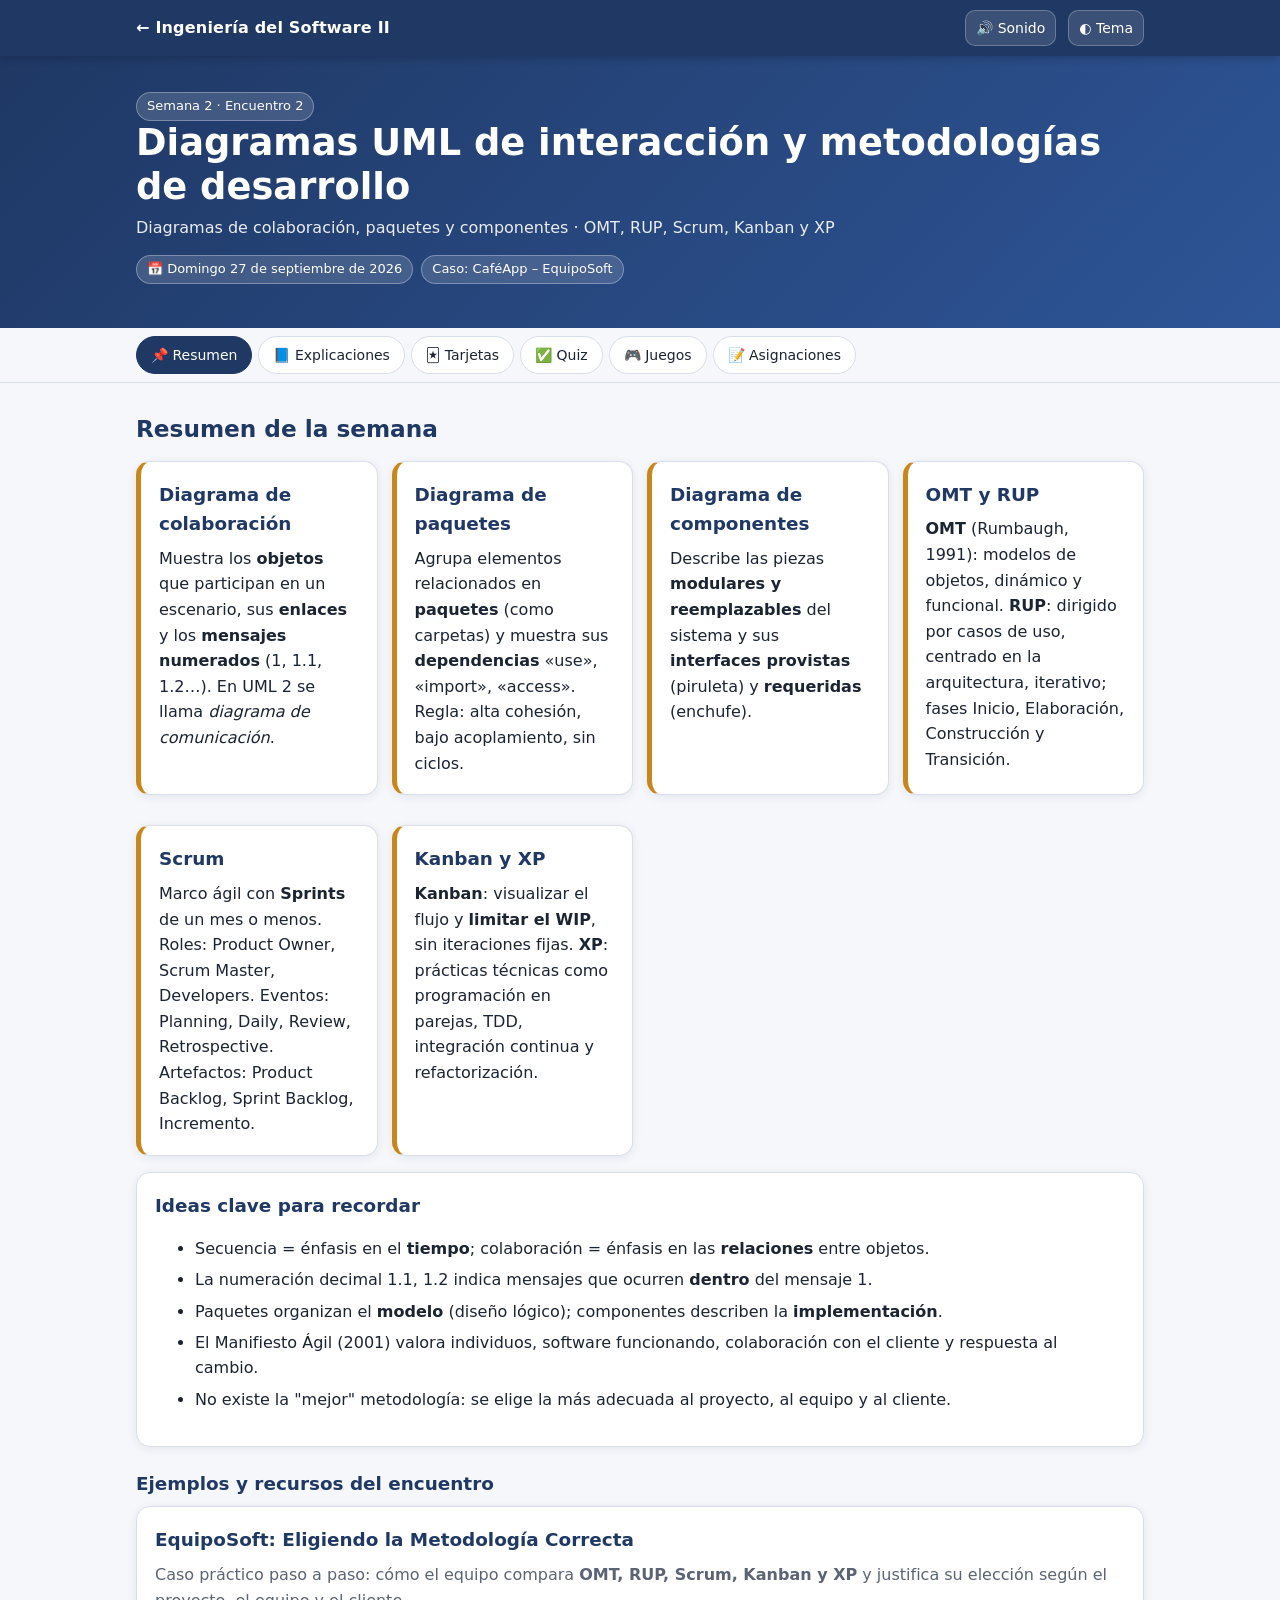
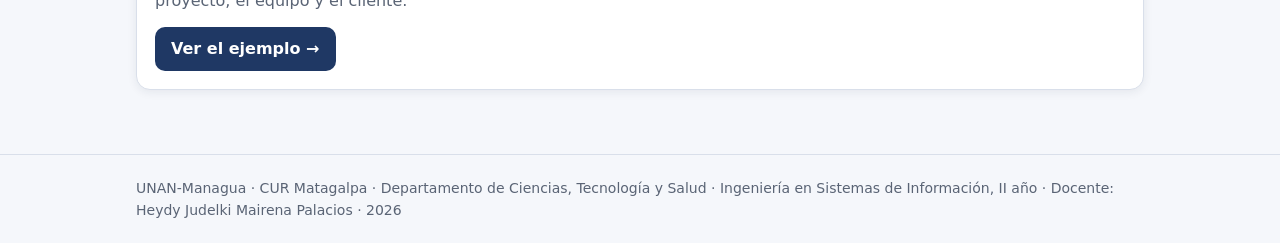
<file: Encuentro_2/index.html>
<!DOCTYPE html>
<html lang="es">
<head>
<meta charset="utf-8">
<meta name="viewport" content="width=device-width, initial-scale=1">
<title>Semana 2 · Ingeniería del Software II</title>
<meta name="description" content="Diagramas UML de interacción y metodologías de desarrollo: resúmenes, explicaciones, quiz y juegos para el Encuentro 2.">
<link rel="icon" href="data:image/svg+xml,%3Csvg xmlns='http://www.w3.org/2000/svg' viewBox='0 0 100 100'%3E%3Crect width='100' height='100' rx='20' fill='%231F3864'/%3E%3Ctext x='50' y='66' font-size='46' text-anchor='middle' fill='white' font-family='Arial' font-weight='bold'%3EIS%3C/text%3E%3C/svg%3E">
<link rel="stylesheet" href="../assets/css/style.css">
</head>
<body>
<header class="top"><div class="wrap">
  <a class="home" href="../index.html">← Ingeniería del Software II</a><span class="sp"></span>
  <button id="themeBtn" type="button" aria-label="Cambiar tema claro u oscuro">◐ Tema</button>
</div></header>
<section class="hero"><div class="wrap">
  <span class="pill">Semana 2 · Encuentro 2</span>
  <h1>Diagramas UML de interacción y metodologías de desarrollo</h1>
  <p>Diagramas de colaboración, paquetes y componentes · OMT, RUP, Scrum, Kanban y XP</p>
  <div class="meta"><span class="pill">📅 Domingo 27 de septiembre de 2026</span><span class="pill">Caso: CaféApp – EquipoSoft</span></div>
</div></section>
<nav class="tabs" aria-label="Secciones"><div class="wrap" role="tablist">
  <button class="tab" role="tab" data-panel="resumen">📌 Resumen</button>
  <button class="tab" role="tab" data-panel="explicaciones">📘 Explicaciones</button>
  <button class="tab" role="tab" data-panel="tarjetas">🃏 Tarjetas</button>
  <button class="tab" role="tab" data-panel="quiz">✅ Quiz</button>
  <button class="tab" role="tab" data-panel="juegos">🎮 Juegos</button>
  <button class="tab" role="tab" data-panel="asignaciones">📝 Asignaciones</button>
</div></nav>
<main class="wrap">
  <section class="panel" id="resumen"></section>
  <section class="panel" id="explicaciones"></section>
  <section class="panel" id="tarjetas"></section>
  <section class="panel" id="quiz"></section>
  <section class="panel" id="juegos"></section>
  <section class="panel" id="asignaciones"></section>
</main>
<footer><div class="wrap">UNAN-Managua · CUR Matagalpa · Departamento de Ciencias, Tecnología y Salud · Ingeniería en Sistemas de Información, II año · Docente: Heydy Judelki Mairena Palacios · 2026</div></footer>
<script src="../assets/js/semana2.js"></script>
<script src="../assets/js/app.js"></script>
<script>App.init();</script>
</body>
</html>
</file>
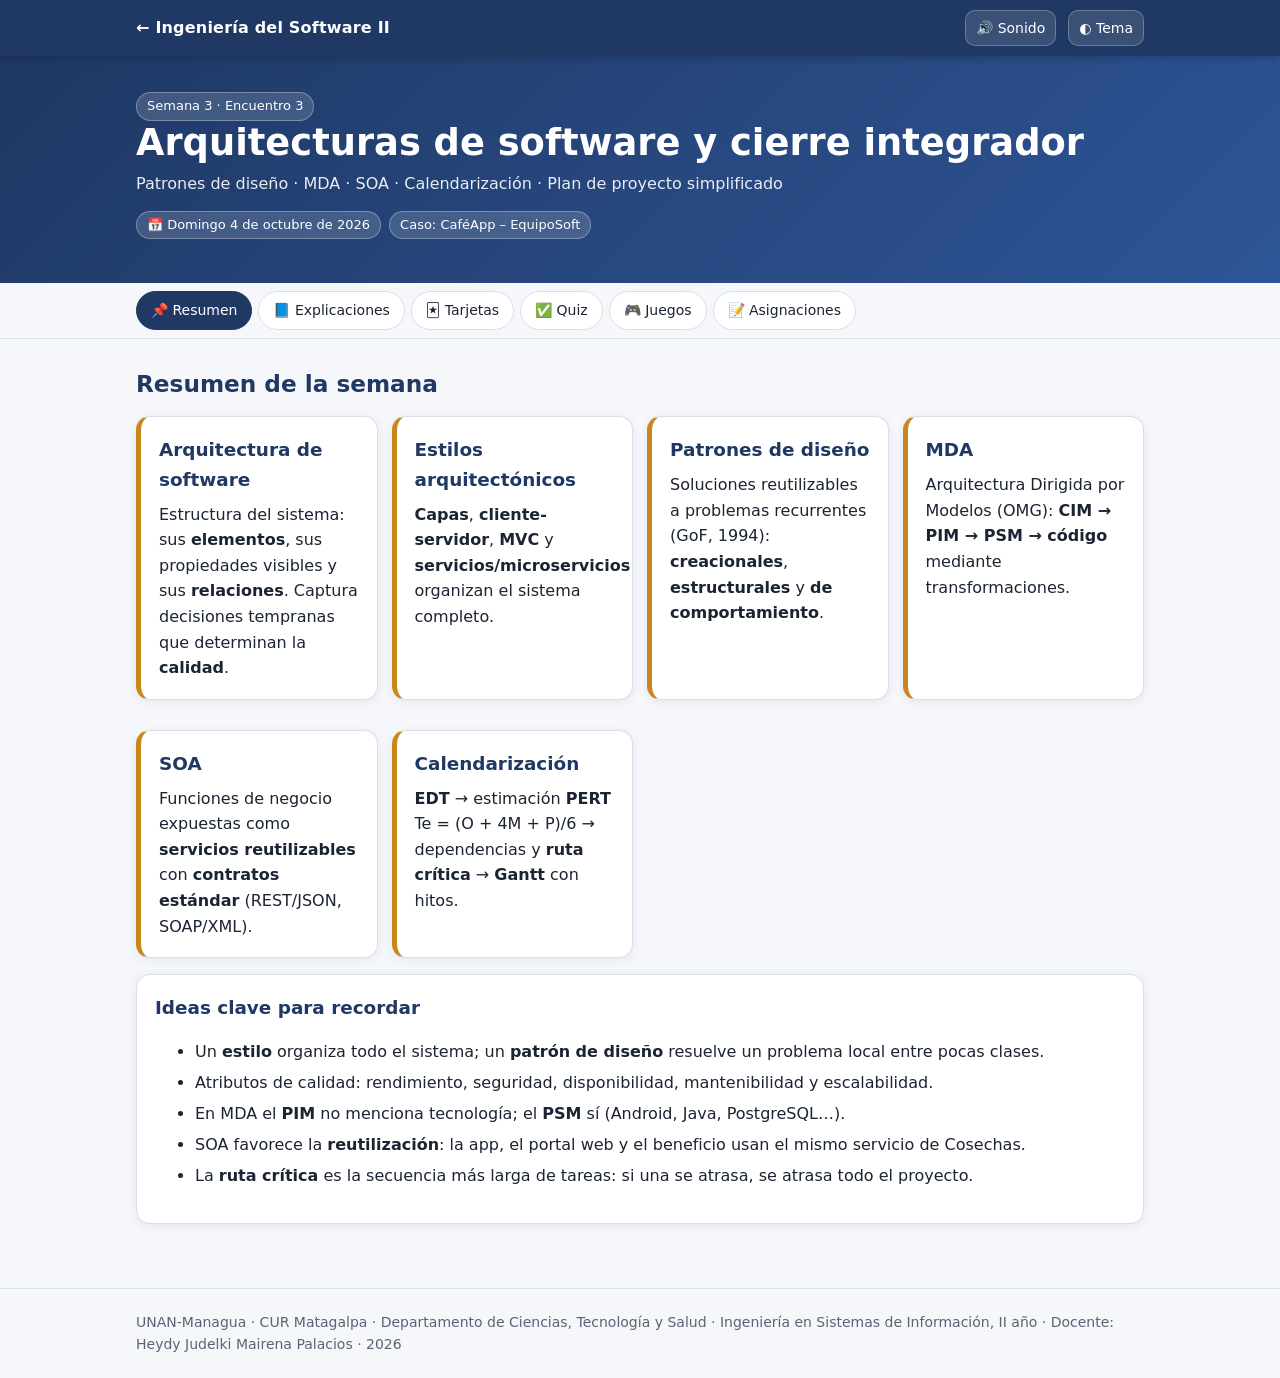
<file: Encuentro_3/index.html>
<!DOCTYPE html>
<html lang="es">
<head>
<meta charset="utf-8">
<meta name="viewport" content="width=device-width, initial-scale=1">
<title>Semana 3 · Ingeniería del Software II</title>
<meta name="description" content="Arquitecturas de software y cierre integrador: resúmenes, explicaciones, quiz y juegos para el Encuentro 3.">
<link rel="icon" href="data:image/svg+xml,%3Csvg xmlns='http://www.w3.org/2000/svg' viewBox='0 0 100 100'%3E%3Crect width='100' height='100' rx='20' fill='%231F3864'/%3E%3Ctext x='50' y='66' font-size='46' text-anchor='middle' fill='white' font-family='Arial' font-weight='bold'%3EIS%3C/text%3E%3C/svg%3E">
<link rel="stylesheet" href="../assets/css/style.css">
</head>
<body>
<header class="top"><div class="wrap">
  <a class="home" href="../index.html">← Ingeniería del Software II</a><span class="sp"></span>
  <button id="themeBtn" type="button" aria-label="Cambiar tema claro u oscuro">◐ Tema</button>
</div></header>
<section class="hero"><div class="wrap">
  <span class="pill">Semana 3 · Encuentro 3</span>
  <h1>Arquitecturas de software y cierre integrador</h1>
  <p>Patrones de diseño · MDA · SOA · Calendarización · Plan de proyecto simplificado</p>
  <div class="meta"><span class="pill">📅 Domingo 4 de octubre de 2026</span><span class="pill">Caso: CaféApp – EquipoSoft</span></div>
</div></section>
<nav class="tabs" aria-label="Secciones"><div class="wrap" role="tablist">
  <button class="tab" role="tab" data-panel="resumen">📌 Resumen</button>
  <button class="tab" role="tab" data-panel="explicaciones">📘 Explicaciones</button>
  <button class="tab" role="tab" data-panel="tarjetas">🃏 Tarjetas</button>
  <button class="tab" role="tab" data-panel="quiz">✅ Quiz</button>
  <button class="tab" role="tab" data-panel="juegos">🎮 Juegos</button>
  <button class="tab" role="tab" data-panel="asignaciones">📝 Asignaciones</button>
</div></nav>
<main class="wrap">
  <section class="panel" id="resumen"></section>
  <section class="panel" id="explicaciones"></section>
  <section class="panel" id="tarjetas"></section>
  <section class="panel" id="quiz"></section>
  <section class="panel" id="juegos"></section>
  <section class="panel" id="asignaciones"></section>
</main>
<footer><div class="wrap">UNAN-Managua · CUR Matagalpa · Departamento de Ciencias, Tecnología y Salud · Ingeniería en Sistemas de Información, II año · Docente: Heydy Judelki Mairena Palacios · 2026</div></footer>
<script src="../assets/js/semana3.js"></script>
<script src="../assets/js/app.js"></script>
<script>App.init();</script>
</body>
</html>
</file>
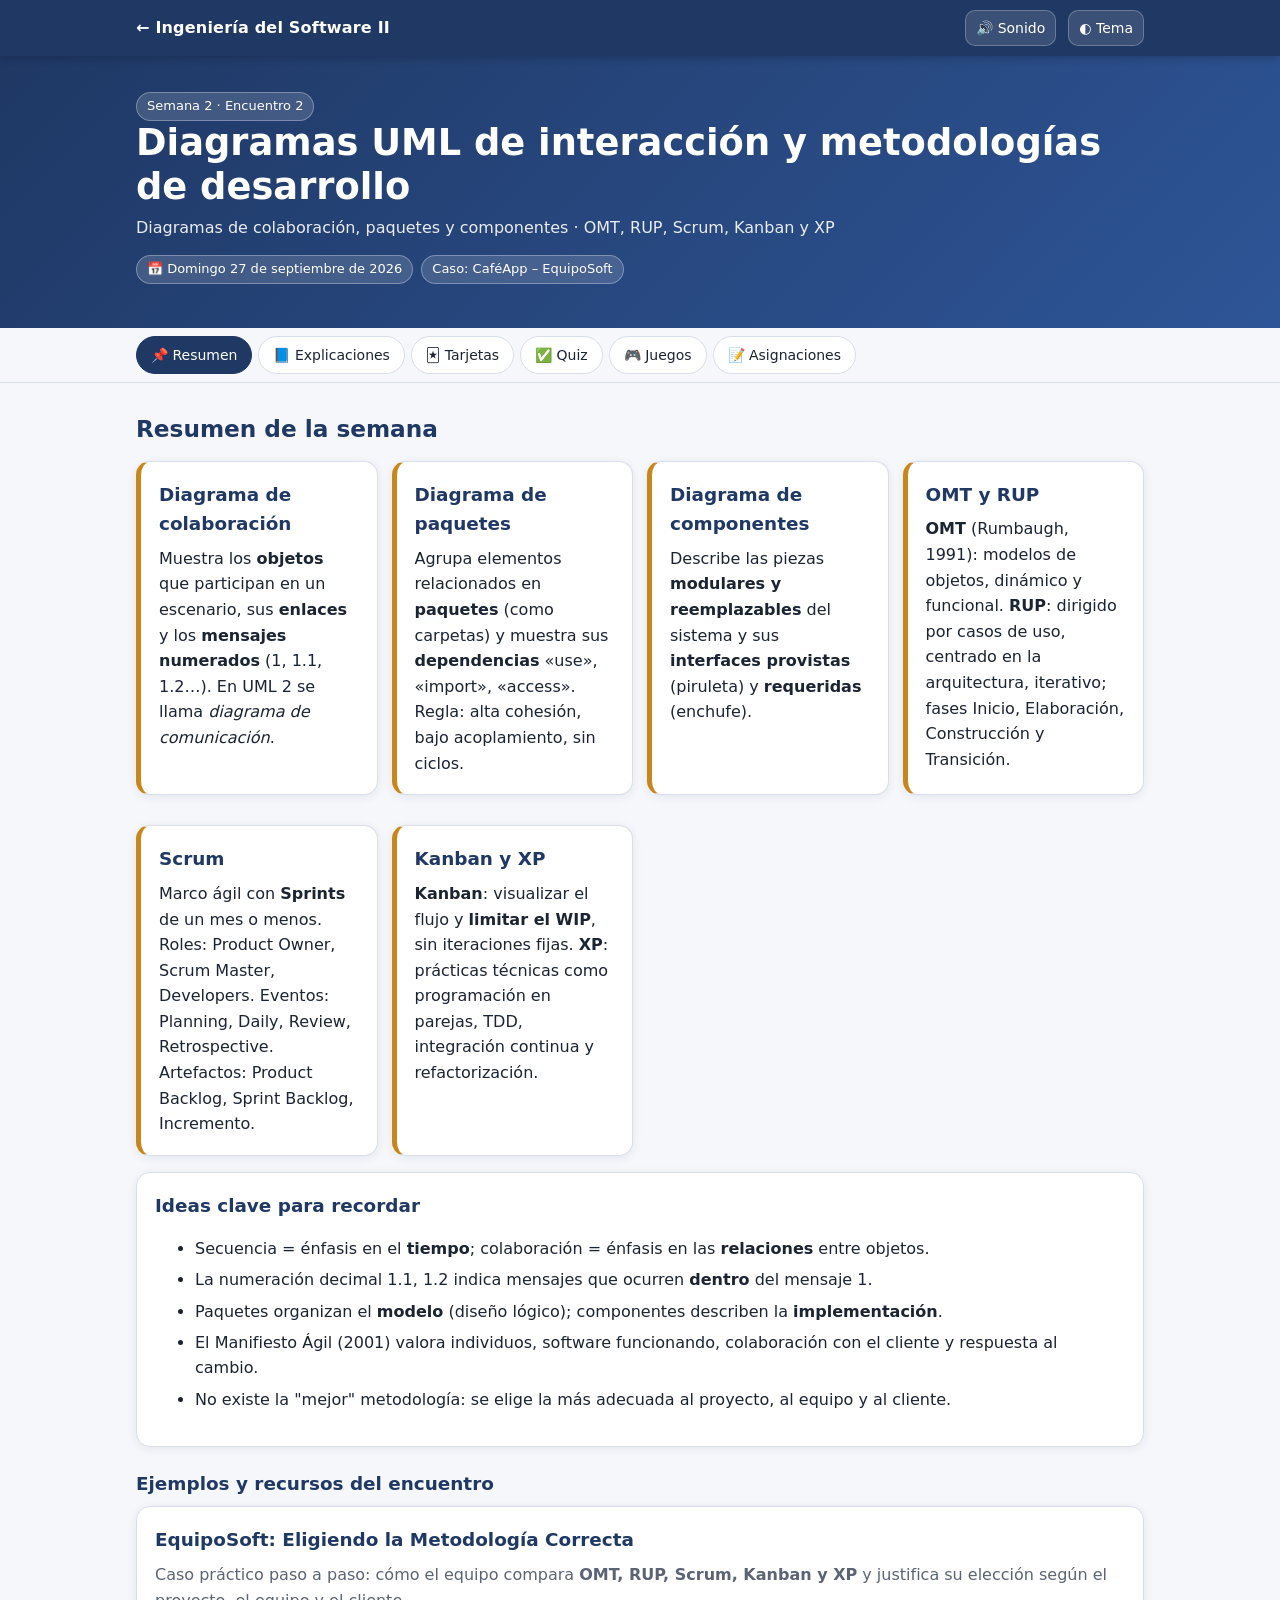
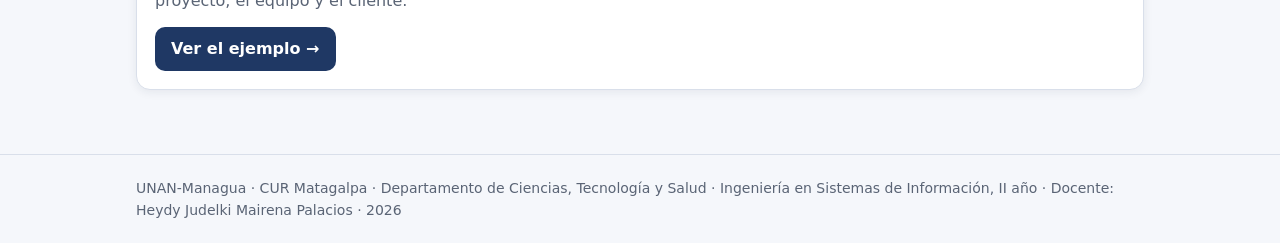
<file: semana2.html>
<!DOCTYPE html>
<html lang="es">
<head>
<meta charset="utf-8">
<meta name="viewport" content="width=device-width, initial-scale=1">
<title>Semana 2 · Ingeniería del Software II</title>
<meta name="description" content="Diagramas UML de interacción y metodologías de desarrollo: resúmenes, explicaciones, quiz y juegos para el Encuentro 2.">
<link rel="icon" href="data:image/svg+xml,%3Csvg xmlns='http://www.w3.org/2000/svg' viewBox='0 0 100 100'%3E%3Crect width='100' height='100' rx='20' fill='%231F3864'/%3E%3Ctext x='50' y='66' font-size='46' text-anchor='middle' fill='white' font-family='Arial' font-weight='bold'%3EIS%3C/text%3E%3C/svg%3E">
<link rel="stylesheet" href="assets/css/style.css">
</head>
<body>
<header class="top"><div class="wrap">
  <a class="home" href="index.html">← Ingeniería del Software II</a><span class="sp"></span>
  <button id="themeBtn" type="button" aria-label="Cambiar tema claro u oscuro">◐ Tema</button>
</div></header>
<section class="hero"><div class="wrap">
  <span class="pill">Semana 2 · Encuentro 2</span>
  <h1>Diagramas UML de interacción y metodologías de desarrollo</h1>
  <p>Diagramas de colaboración, paquetes y componentes · OMT, RUP, Scrum, Kanban y XP</p>
  <div class="meta"><span class="pill">📅 Domingo 27 de septiembre de 2026</span><span class="pill">Caso: CaféApp – EquipoSoft</span></div>
</div></section>
<nav class="tabs" aria-label="Secciones"><div class="wrap" role="tablist">
  <button class="tab" role="tab" data-panel="resumen">📌 Resumen</button>
  <button class="tab" role="tab" data-panel="explicaciones">📘 Explicaciones</button>
  <button class="tab" role="tab" data-panel="tarjetas">🃏 Tarjetas</button>
  <button class="tab" role="tab" data-panel="quiz">✅ Quiz</button>
  <button class="tab" role="tab" data-panel="juegos">🎮 Juegos</button>
  <button class="tab" role="tab" data-panel="asignaciones">📝 Asignaciones</button>
</div></nav>
<main class="wrap">
  <section class="panel" id="resumen"></section>
  <section class="panel" id="explicaciones"></section>
  <section class="panel" id="tarjetas"></section>
  <section class="panel" id="quiz"></section>
  <section class="panel" id="juegos"></section>
  <section class="panel" id="asignaciones"></section>
</main>
<footer><div class="wrap">UNAN-Managua · CUR Matagalpa · Departamento de Ciencias, Tecnología y Salud · Ingeniería en Sistemas de Información, II año · Docente: Heydy Judelki Mairena Palacios · 2026</div></footer>
<script src="assets/js/semana2.js"></script>
<script src="assets/js/app.js"></script>
<script>App.init();</script>
</body>
</html>
</file>
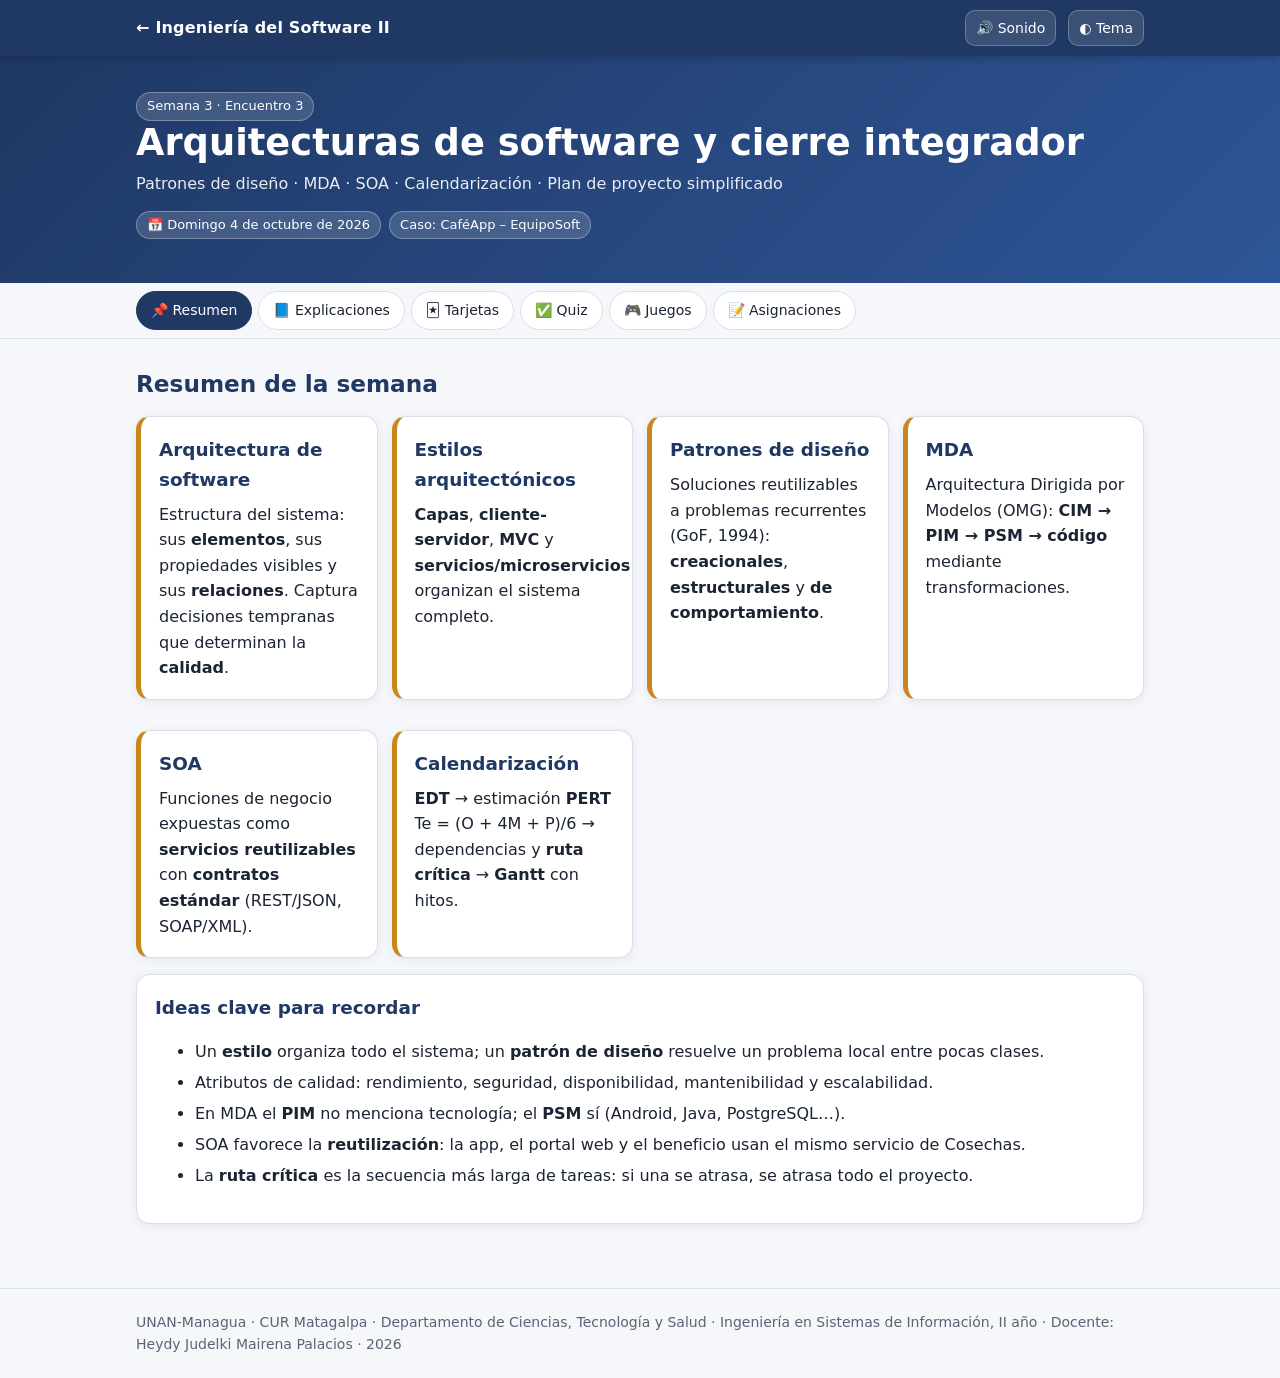
<file: semana3.html>
<!DOCTYPE html>
<html lang="es">
<head>
<meta charset="utf-8">
<meta name="viewport" content="width=device-width, initial-scale=1">
<title>Semana 3 · Ingeniería del Software II</title>
<meta name="description" content="Arquitecturas de software y cierre integrador: resúmenes, explicaciones, quiz y juegos para el Encuentro 3.">
<link rel="icon" href="data:image/svg+xml,%3Csvg xmlns='http://www.w3.org/2000/svg' viewBox='0 0 100 100'%3E%3Crect width='100' height='100' rx='20' fill='%231F3864'/%3E%3Ctext x='50' y='66' font-size='46' text-anchor='middle' fill='white' font-family='Arial' font-weight='bold'%3EIS%3C/text%3E%3C/svg%3E">
<link rel="stylesheet" href="assets/css/style.css">
</head>
<body>
<header class="top"><div class="wrap">
  <a class="home" href="index.html">← Ingeniería del Software II</a><span class="sp"></span>
  <button id="themeBtn" type="button" aria-label="Cambiar tema claro u oscuro">◐ Tema</button>
</div></header>
<section class="hero"><div class="wrap">
  <span class="pill">Semana 3 · Encuentro 3</span>
  <h1>Arquitecturas de software y cierre integrador</h1>
  <p>Patrones de diseño · MDA · SOA · Calendarización · Plan de proyecto simplificado</p>
  <div class="meta"><span class="pill">📅 Domingo 4 de octubre de 2026</span><span class="pill">Caso: CaféApp – EquipoSoft</span></div>
</div></section>
<nav class="tabs" aria-label="Secciones"><div class="wrap" role="tablist">
  <button class="tab" role="tab" data-panel="resumen">📌 Resumen</button>
  <button class="tab" role="tab" data-panel="explicaciones">📘 Explicaciones</button>
  <button class="tab" role="tab" data-panel="tarjetas">🃏 Tarjetas</button>
  <button class="tab" role="tab" data-panel="quiz">✅ Quiz</button>
  <button class="tab" role="tab" data-panel="juegos">🎮 Juegos</button>
  <button class="tab" role="tab" data-panel="asignaciones">📝 Asignaciones</button>
</div></nav>
<main class="wrap">
  <section class="panel" id="resumen"></section>
  <section class="panel" id="explicaciones"></section>
  <section class="panel" id="tarjetas"></section>
  <section class="panel" id="quiz"></section>
  <section class="panel" id="juegos"></section>
  <section class="panel" id="asignaciones"></section>
</main>
<footer><div class="wrap">UNAN-Managua · CUR Matagalpa · Departamento de Ciencias, Tecnología y Salud · Ingeniería en Sistemas de Información, II año · Docente: Heydy Judelki Mairena Palacios · 2026</div></footer>
<script src="assets/js/semana3.js"></script>
<script src="assets/js/app.js"></script>
<script>App.init();</script>
</body>
</html>
</file>
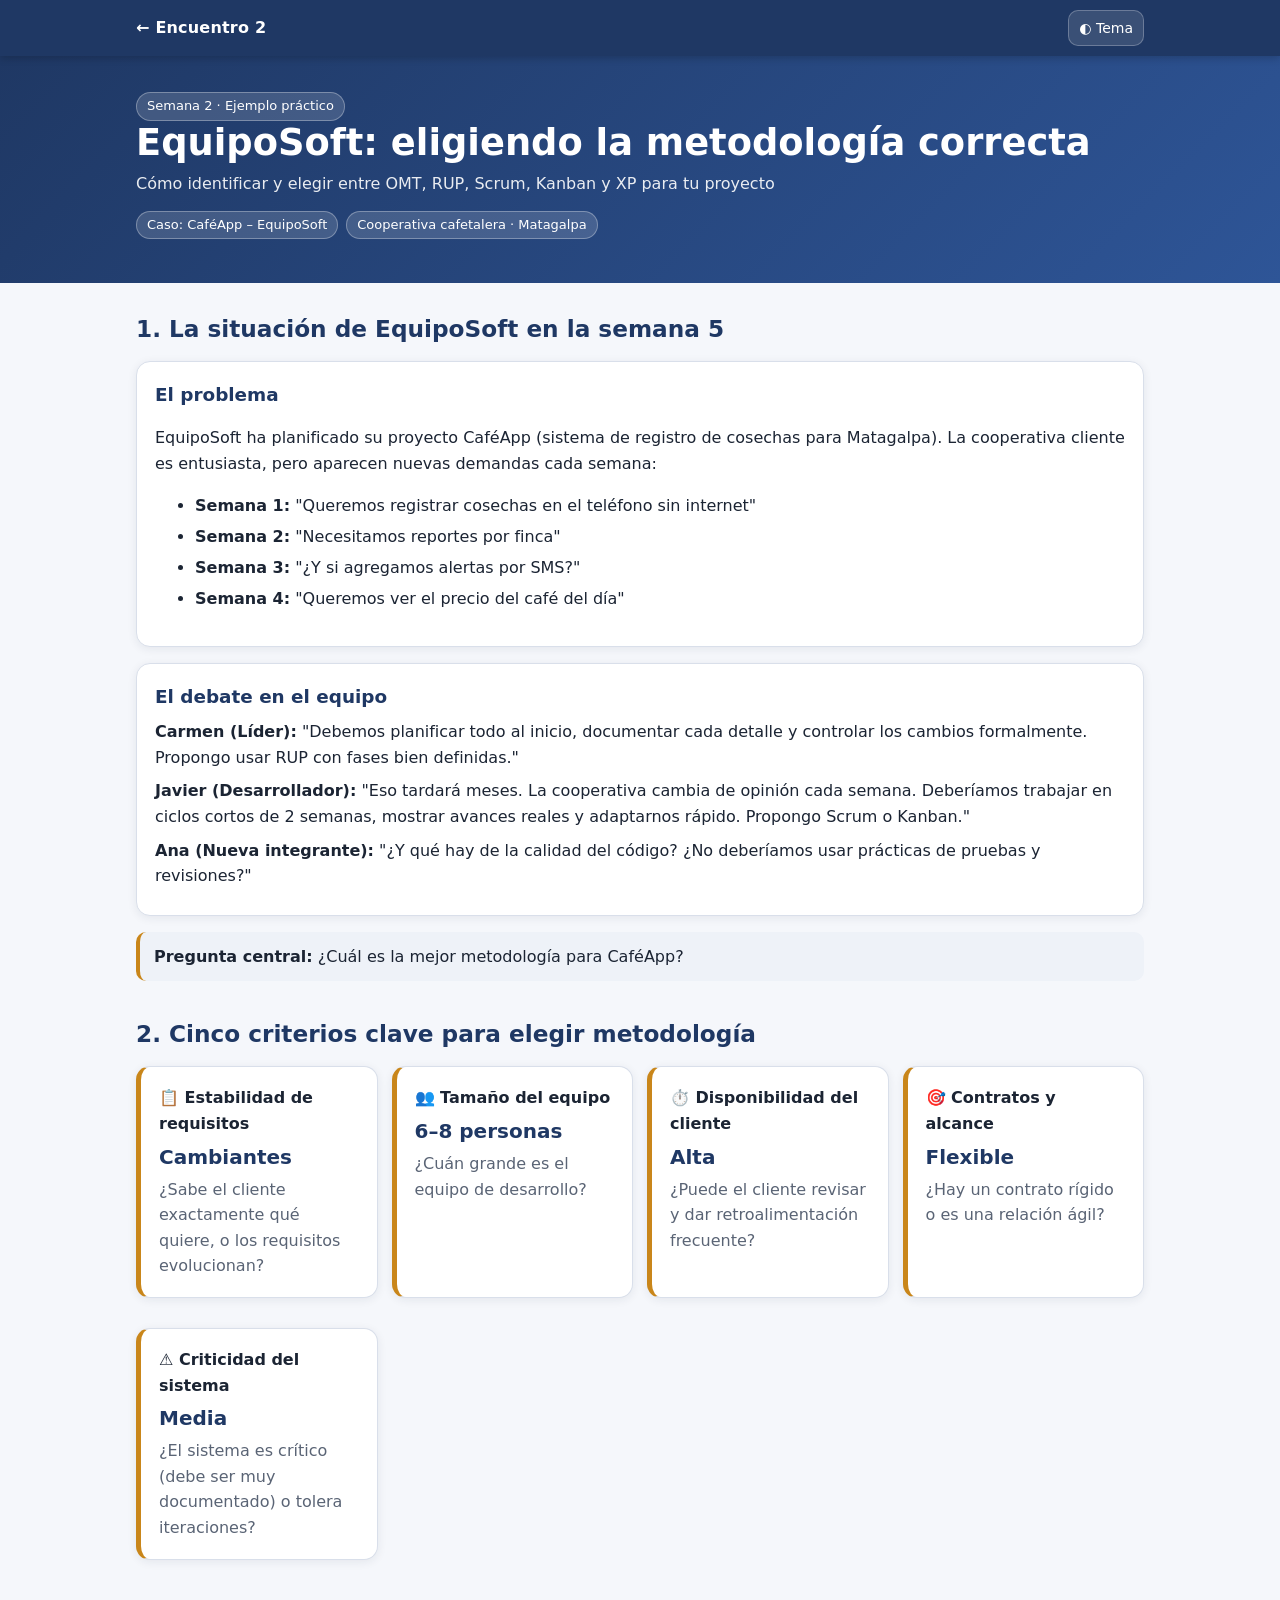
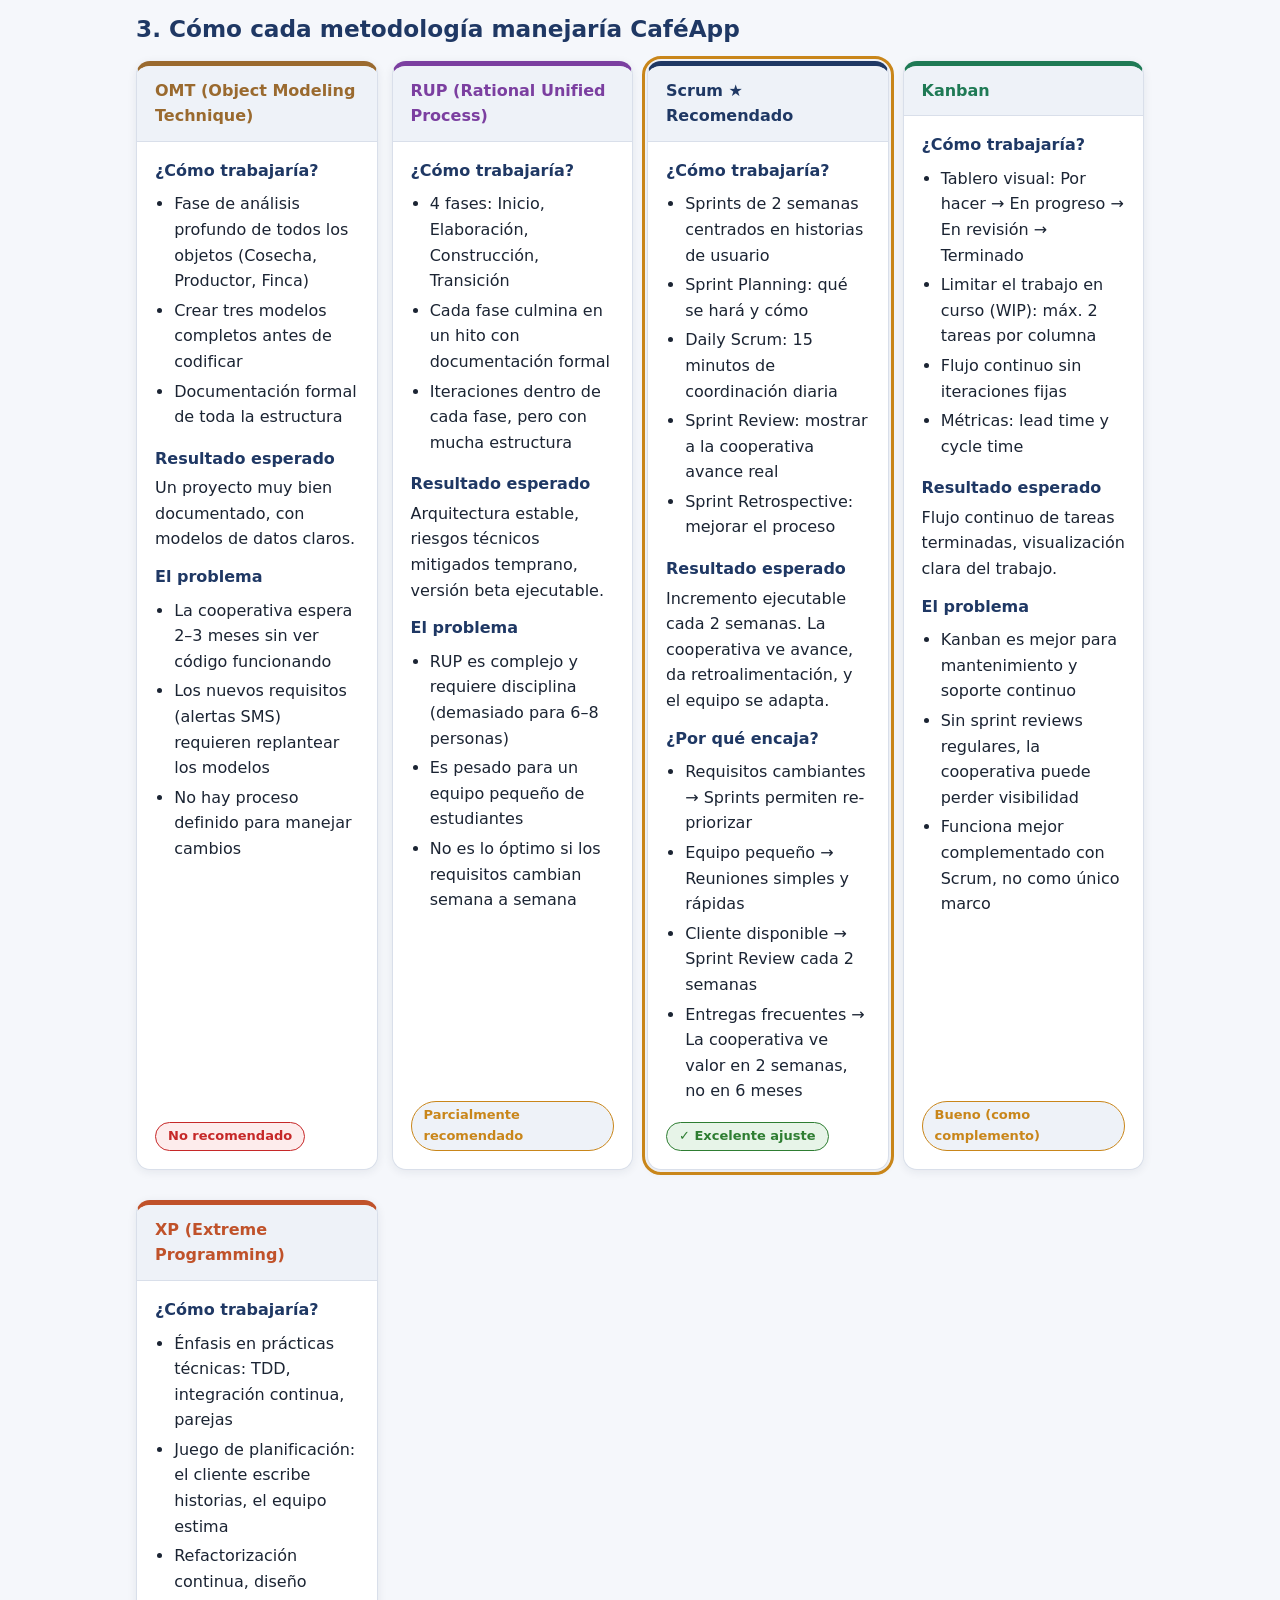
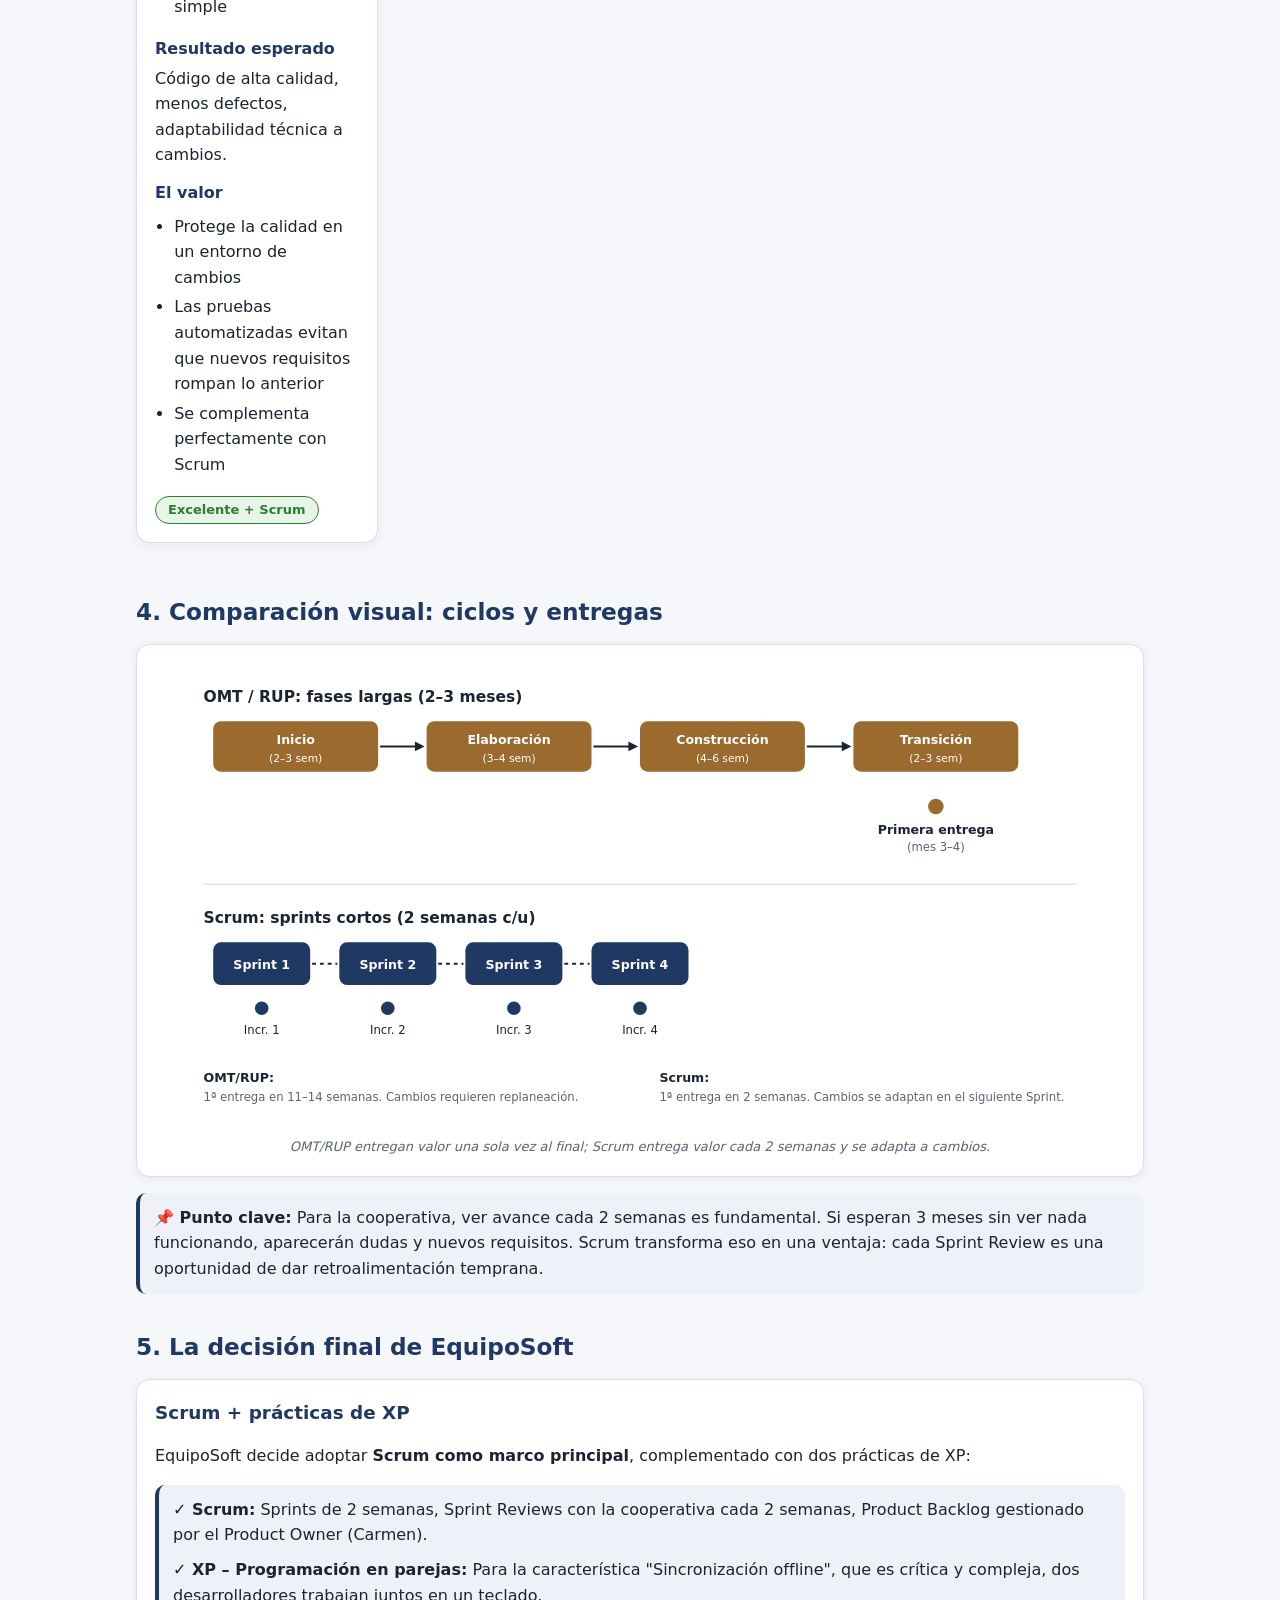
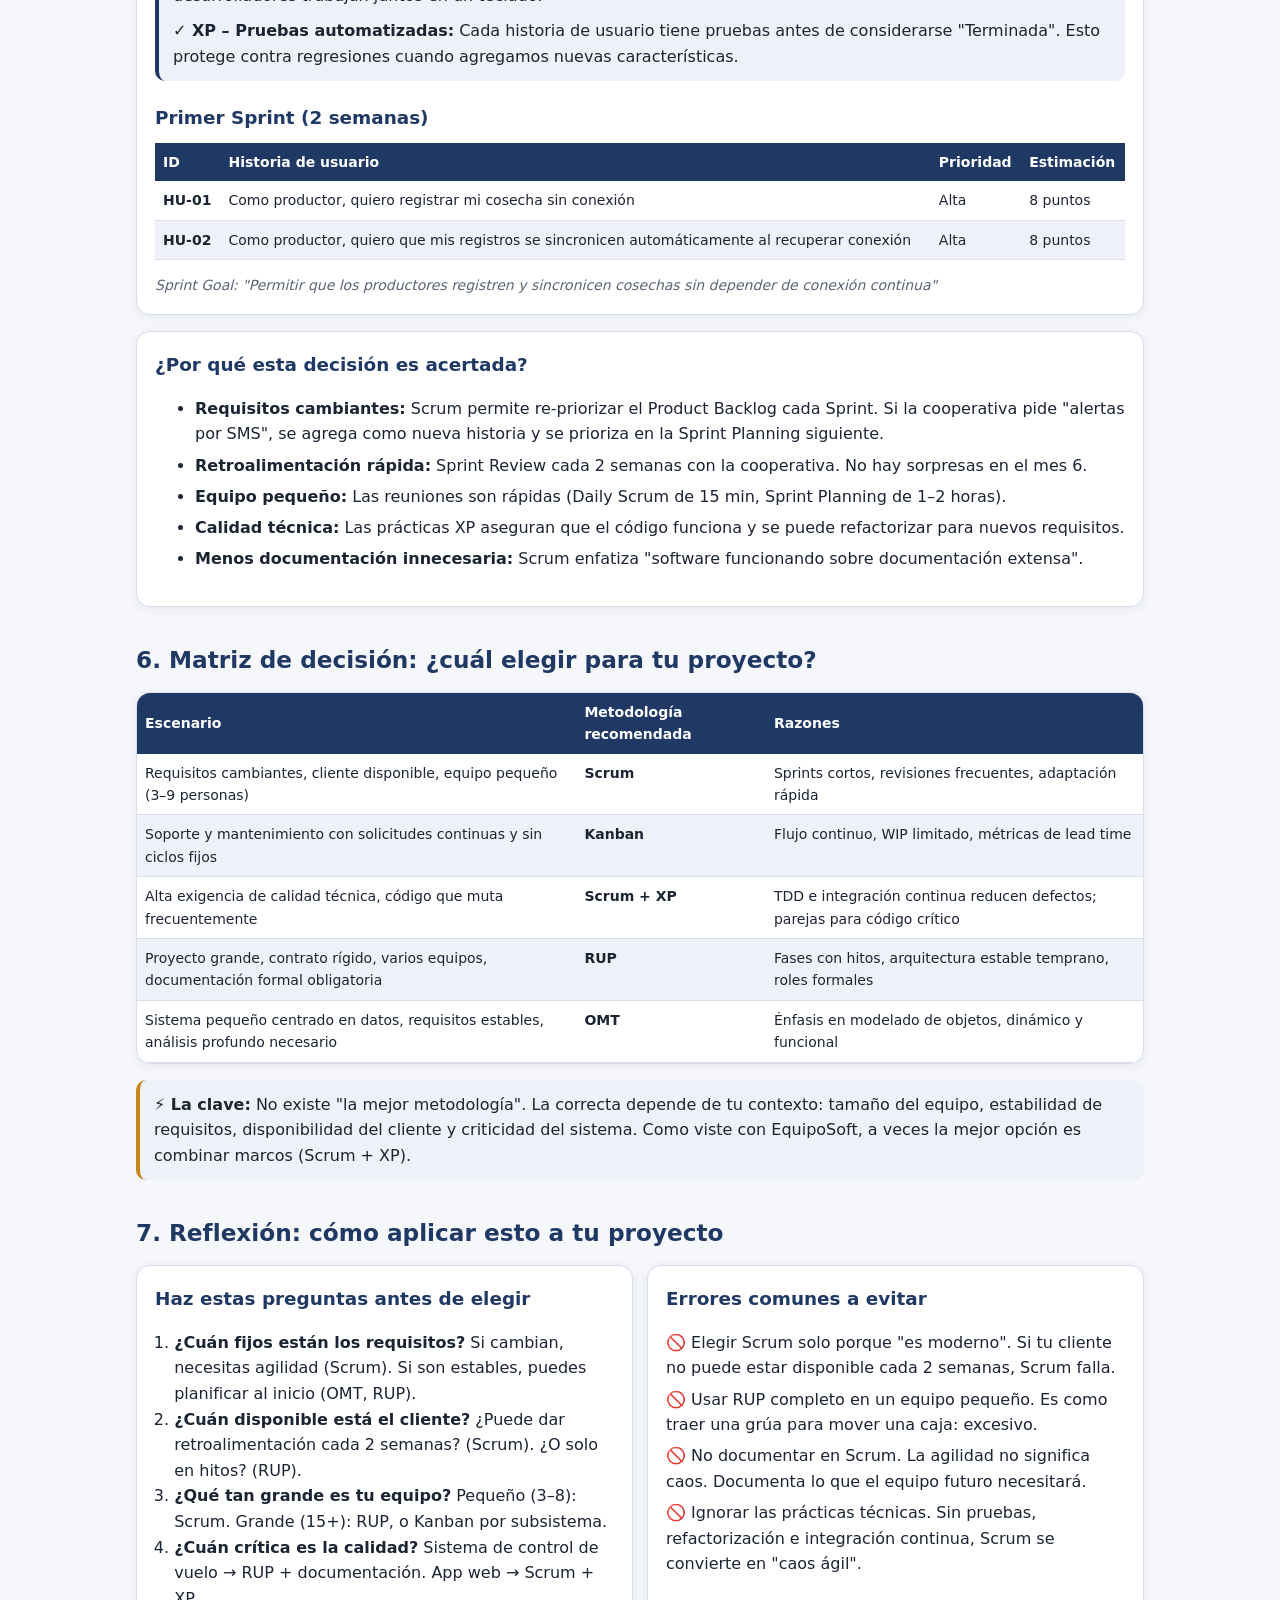
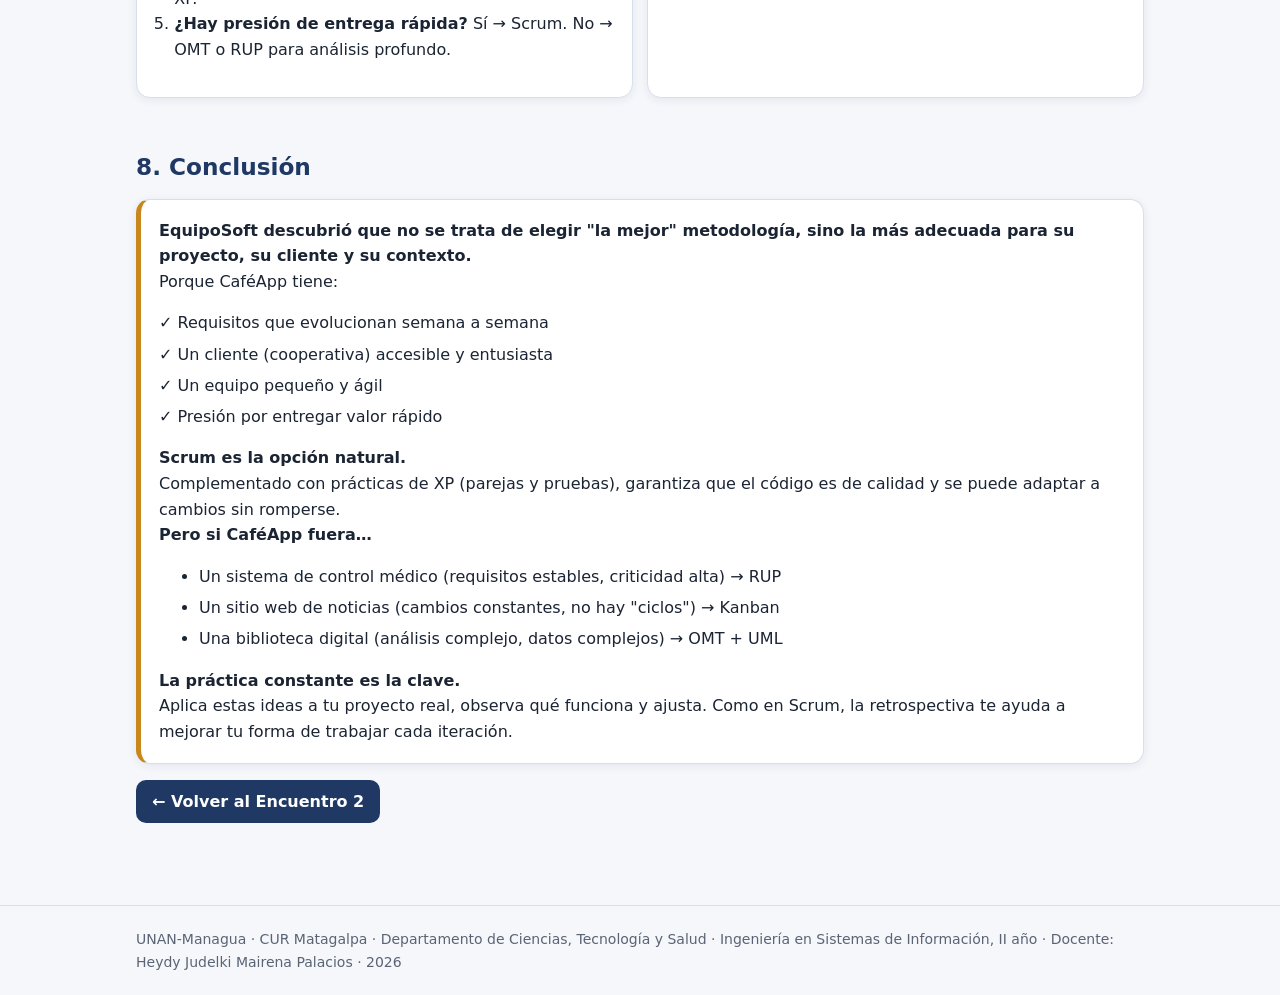
<file: Encuentro_2/ejemplos/equiposoft-eligiendo-metodologia.html>
<!DOCTYPE html>
<html lang="es">
<head>
<meta charset="utf-8">
<meta name="viewport" content="width=device-width, initial-scale=1">
<title>EquipoSoft: Eligiendo Metodología · Ingeniería del Software II</title>
<meta name="description" content="Caso práctico: cómo EquipoSoft elige entre OMT, RUP, Scrum, Kanban y XP para el proyecto CaféApp.">
<link rel="icon" href="data:image/svg+xml,%3Csvg xmlns='http://www.w3.org/2000/svg' viewBox='0 0 100 100'%3E%3Crect width='100' height='100' rx='20' fill='%231F3864'/%3E%3Ctext x='50' y='66' font-size='46' text-anchor='middle' fill='white' font-family='Arial' font-weight='bold'%3EIS%3C/text%3E%3C/svg%3E">
<link rel="stylesheet" href="../../assets/css/style.css">
<style>
  /* Estilos propios de este ejemplo (usan los tokens de style.css) */
  :root{ --m-omt:#9a6a2f; --m-rup:#7b3fa0; --m-scrum:#1F3864; --m-kanban:#1f7a55; --m-xp:#c0522a; }
  @media (prefers-color-scheme: dark){
    :root:not([data-theme="light"]){ --m-omt:#d9a86a; --m-rup:#c39be0; --m-scrum:#8fb0e8; --m-kanban:#6fcf9f; --m-xp:#f0916a; }
  }
  :root[data-theme="dark"]{ --m-omt:#d9a86a; --m-rup:#c39be0; --m-scrum:#8fb0e8; --m-kanban:#6fcf9f; --m-xp:#f0916a; }

  main.wrap{padding-block:22px 48px}
  section.sec{margin-bottom:34px}
  .kpi strong{display:block;color:var(--text)}
  .kpi .val{font-size:1.25rem;font-weight:700;color:var(--brand);margin:4px 0}
  .kpi p{margin:0}

  .met{border-top:5px solid var(--m);padding:0;overflow:hidden;display:flex;flex-direction:column}
  .met .hd{padding:12px 18px;font-weight:700;color:var(--m);border-bottom:1px solid var(--border);background:var(--surface-2)}
  .met .bd{padding:4px 18px 18px;flex:1;display:flex;flex-direction:column}
  .met h4{margin:12px 0 4px;color:var(--brand);font-size:1rem}
  .met ul{margin:0;padding-left:1.2em}
  .met li{margin:.25em 0}
  .met p{margin:0}
  .met .fit{margin-top:auto;padding-top:14px}
  .met.omt{--m:var(--m-omt)} .met.rup{--m:var(--m-rup)} .met.scrum{--m:var(--m-scrum)}
  .met.kanban{--m:var(--m-kanban)} .met.xp{--m:var(--m-xp)}
  .met.best{outline:3px solid var(--accent);outline-offset:2px}

  .fit span{display:inline-block;border-radius:999px;padding:3px 12px;font-size:13px;font-weight:700;border:1.5px solid var(--border);background:var(--surface-2);color:var(--muted)}
  .fit .good{background:var(--ok-bg);color:var(--ok);border-color:var(--ok)}
  .fit .mid{background:var(--surface-2);color:var(--accent);border-color:var(--accent)}
  .fit .bad{background:var(--bad-bg);color:var(--bad);border-color:var(--bad)}

  .dialog p{margin:.5em 0}
  .diag{overflow-x:auto}
  .diag svg{display:block;min-width:640px;width:100%;height:auto;color:var(--text)}
  .diag .t-muted{fill:var(--muted)}
  .diag .rup{fill:var(--m-omt)} .diag .scr{fill:var(--m-scrum)}
  .diag .lbl{fill:#fff}
  @media (prefers-color-scheme: dark){ :root:not([data-theme="light"]) .diag .lbl{fill:#0f1520} }
  :root[data-theme="dark"] .diag .lbl{fill:#0f1520}
  .caption{color:var(--muted);font-size:13px;font-style:italic;margin:8px 0 0;text-align:center}
</style>
</head>
<body>
<header class="top"><div class="wrap">
  <a class="home" href="../index.html">← Encuentro 2</a><span class="sp"></span>
  <button id="themeBtn" type="button" aria-label="Cambiar tema claro u oscuro">◐ Tema</button>
</div></header>
<section class="hero"><div class="wrap">
  <span class="pill">Semana 2 · Ejemplo práctico</span>
  <h1>EquipoSoft: eligiendo la metodología correcta</h1>
  <p>Cómo identificar y elegir entre OMT, RUP, Scrum, Kanban y XP para tu proyecto</p>
  <div class="meta"><span class="pill">Caso: CaféApp – EquipoSoft</span><span class="pill">Cooperativa cafetalera · Matagalpa</span></div>
</div></section>

<main class="wrap">

  <!-- 1. Situación inicial -->
  <section class="sec">
    <h2>1. La situación de EquipoSoft en la semana 5</h2>
    <div class="card">
      <h3 style="margin-top:0">El problema</h3>
      <p>EquipoSoft ha planificado su proyecto CaféApp (sistema de registro de cosechas para Matagalpa). La cooperativa cliente es entusiasta, pero aparecen nuevas demandas cada semana:</p>
      <ul class="key">
        <li><strong>Semana 1:</strong> "Queremos registrar cosechas en el teléfono sin internet"</li>
        <li><strong>Semana 2:</strong> "Necesitamos reportes por finca"</li>
        <li><strong>Semana 3:</strong> "¿Y si agregamos alertas por SMS?"</li>
        <li><strong>Semana 4:</strong> "Queremos ver el precio del café del día"</li>
      </ul>
    </div>
    <div class="card dialog">
      <h3 style="margin-top:0">El debate en el equipo</h3>
      <p><strong>Carmen (Líder):</strong> "Debemos planificar todo al inicio, documentar cada detalle y controlar los cambios formalmente. Propongo usar RUP con fases bien definidas."</p>
      <p><strong>Javier (Desarrollador):</strong> "Eso tardará meses. La cooperativa cambia de opinión cada semana. Deberíamos trabajar en ciclos cortos de 2 semanas, mostrar avances reales y adaptarnos rápido. Propongo Scrum o Kanban."</p>
      <p><strong>Ana (Nueva integrante):</strong> "¿Y qué hay de la calidad del código? ¿No deberíamos usar prácticas de pruebas y revisiones?"</p>
    </div>
    <div class="note tip"><strong>Pregunta central:</strong> ¿Cuál es la mejor metodología para CaféApp?</div>
  </section>

  <!-- 2. Criterios -->
  <section class="sec">
    <h2>2. Cinco criterios clave para elegir metodología</h2>
    <div class="grid">
      <div class="card kpi"><strong>📋 Estabilidad de requisitos</strong><div class="val">Cambiantes</div><p class="muted">¿Sabe el cliente exactamente qué quiere, o los requisitos evolucionan?</p></div>
      <div class="card kpi"><strong>👥 Tamaño del equipo</strong><div class="val">6–8 personas</div><p class="muted">¿Cuán grande es el equipo de desarrollo?</p></div>
      <div class="card kpi"><strong>⏱️ Disponibilidad del cliente</strong><div class="val">Alta</div><p class="muted">¿Puede el cliente revisar y dar retroalimentación frecuente?</p></div>
      <div class="card kpi"><strong>🎯 Contratos y alcance</strong><div class="val">Flexible</div><p class="muted">¿Hay un contrato rígido o es una relación ágil?</p></div>
      <div class="card kpi"><strong>⚠️ Criticidad del sistema</strong><div class="val">Media</div><p class="muted">¿El sistema es crítico (debe ser muy documentado) o tolera iteraciones?</p></div>
    </div>
  </section>

  <!-- 3. Análisis por metodología -->
  <section class="sec">
    <h2>3. Cómo cada metodología manejaría CaféApp</h2>
    <div class="grid">
      <article class="card met omt">
        <div class="hd">OMT (Object Modeling Technique)</div>
        <div class="bd">
          <h4>¿Cómo trabajaría?</h4>
          <ul>
            <li>Fase de análisis profundo de todos los objetos (Cosecha, Productor, Finca)</li>
            <li>Crear tres modelos completos antes de codificar</li>
            <li>Documentación formal de toda la estructura</li>
          </ul>
          <h4>Resultado esperado</h4>
          <p>Un proyecto muy bien documentado, con modelos de datos claros.</p>
          <h4>El problema</h4>
          <ul>
            <li>La cooperativa espera 2–3 meses sin ver código funcionando</li>
            <li>Los nuevos requisitos (alertas SMS) requieren replantear los modelos</li>
            <li>No hay proceso definido para manejar cambios</li>
          </ul>
          <div class="fit"><span class="bad">No recomendado</span></div>
        </div>
      </article>

      <article class="card met rup">
        <div class="hd">RUP (Rational Unified Process)</div>
        <div class="bd">
          <h4>¿Cómo trabajaría?</h4>
          <ul>
            <li>4 fases: Inicio, Elaboración, Construcción, Transición</li>
            <li>Cada fase culmina en un hito con documentación formal</li>
            <li>Iteraciones dentro de cada fase, pero con mucha estructura</li>
          </ul>
          <h4>Resultado esperado</h4>
          <p>Arquitectura estable, riesgos técnicos mitigados temprano, versión beta ejecutable.</p>
          <h4>El problema</h4>
          <ul>
            <li>RUP es complejo y requiere disciplina (demasiado para 6–8 personas)</li>
            <li>Es pesado para un equipo pequeño de estudiantes</li>
            <li>No es lo óptimo si los requisitos cambian semana a semana</li>
          </ul>
          <div class="fit"><span class="mid">Parcialmente recomendado</span></div>
        </div>
      </article>

      <article class="card met scrum best">
        <div class="hd">Scrum ★ Recomendado</div>
        <div class="bd">
          <h4>¿Cómo trabajaría?</h4>
          <ul>
            <li>Sprints de 2 semanas centrados en historias de usuario</li>
            <li>Sprint Planning: qué se hará y cómo</li>
            <li>Daily Scrum: 15 minutos de coordinación diaria</li>
            <li>Sprint Review: mostrar a la cooperativa avance real</li>
            <li>Sprint Retrospective: mejorar el proceso</li>
          </ul>
          <h4>Resultado esperado</h4>
          <p>Incremento ejecutable cada 2 semanas. La cooperativa ve avance, da retroalimentación, y el equipo se adapta.</p>
          <h4>¿Por qué encaja?</h4>
          <ul>
            <li>Requisitos cambiantes → Sprints permiten re-priorizar</li>
            <li>Equipo pequeño → Reuniones simples y rápidas</li>
            <li>Cliente disponible → Sprint Review cada 2 semanas</li>
            <li>Entregas frecuentes → La cooperativa ve valor en 2 semanas, no en 6 meses</li>
          </ul>
          <div class="fit"><span class="good">✓ Excelente ajuste</span></div>
        </div>
      </article>

      <article class="card met kanban">
        <div class="hd">Kanban</div>
        <div class="bd">
          <h4>¿Cómo trabajaría?</h4>
          <ul>
            <li>Tablero visual: Por hacer → En progreso → En revisión → Terminado</li>
            <li>Limitar el trabajo en curso (WIP): máx. 2 tareas por columna</li>
            <li>Flujo continuo sin iteraciones fijas</li>
            <li>Métricas: lead time y cycle time</li>
          </ul>
          <h4>Resultado esperado</h4>
          <p>Flujo continuo de tareas terminadas, visualización clara del trabajo.</p>
          <h4>El problema</h4>
          <ul>
            <li>Kanban es mejor para mantenimiento y soporte continuo</li>
            <li>Sin sprint reviews regulares, la cooperativa puede perder visibilidad</li>
            <li>Funciona mejor complementado con Scrum, no como único marco</li>
          </ul>
          <div class="fit"><span class="mid">Bueno (como complemento)</span></div>
        </div>
      </article>

      <article class="card met xp">
        <div class="hd">XP (Extreme Programming)</div>
        <div class="bd">
          <h4>¿Cómo trabajaría?</h4>
          <ul>
            <li>Énfasis en prácticas técnicas: TDD, integración continua, parejas</li>
            <li>Juego de planificación: el cliente escribe historias, el equipo estima</li>
            <li>Refactorización continua, diseño simple</li>
          </ul>
          <h4>Resultado esperado</h4>
          <p>Código de alta calidad, menos defectos, adaptabilidad técnica a cambios.</p>
          <h4>El valor</h4>
          <ul>
            <li>Protege la calidad en un entorno de cambios</li>
            <li>Las pruebas automatizadas evitan que nuevos requisitos rompan lo anterior</li>
            <li>Se complementa perfectamente con Scrum</li>
          </ul>
          <div class="fit"><span class="good">Excelente + Scrum</span></div>
        </div>
      </article>
    </div>
  </section>

  <!-- 4. Comparación visual -->
  <section class="sec">
    <h2>4. Comparación visual: ciclos y entregas</h2>
    <figure class="card" style="margin:0 0 16px">
      <div class="diag">
        <svg viewBox="0 0 1000 480" role="img" aria-label="Comparación de ciclos de desarrollo: OMT/RUP frente a Scrum">
          <text x="50" y="40" font-size="16" font-weight="bold" fill="currentColor">OMT / RUP: fases largas (2–3 meses)</text>
          <g font-size="13" text-anchor="middle">
            <rect class="rup" x="60" y="60" width="170" height="52" rx="8"/>
            <text class="lbl" x="145" y="84" font-weight="600">Inicio</text><text class="lbl" x="145" y="102" font-size="11">(2–3 sem)</text>
            <rect class="rup" x="280" y="60" width="170" height="52" rx="8"/>
            <text class="lbl" x="365" y="84" font-weight="600">Elaboración</text><text class="lbl" x="365" y="102" font-size="11">(3–4 sem)</text>
            <rect class="rup" x="500" y="60" width="170" height="52" rx="8"/>
            <text class="lbl" x="585" y="84" font-weight="600">Construcción</text><text class="lbl" x="585" y="102" font-size="11">(4–6 sem)</text>
            <rect class="rup" x="720" y="60" width="170" height="52" rx="8"/>
            <text class="lbl" x="805" y="84" font-weight="600">Transición</text><text class="lbl" x="805" y="102" font-size="11">(2–3 sem)</text>
          </g>
          <g stroke="currentColor" stroke-width="2" fill="currentColor">
            <line x1="232" y1="86" x2="270" y2="86"/><polygon points="278,86 268,81 268,91" stroke="none"/>
            <line x1="452" y1="86" x2="490" y2="86"/><polygon points="498,86 488,81 488,91" stroke="none"/>
            <line x1="672" y1="86" x2="710" y2="86"/><polygon points="718,86 708,81 708,91" stroke="none"/>
          </g>
          <circle class="rup" cx="805" cy="148" r="8"/>
          <text x="805" y="176" font-size="13" text-anchor="middle" fill="currentColor" font-weight="600">Primera entrega</text>
          <text class="t-muted" x="805" y="194" font-size="12" text-anchor="middle">(mes 3–4)</text>

          <line x1="50" y1="228" x2="950" y2="228" stroke="currentColor" stroke-opacity=".2"/>

          <text x="50" y="268" font-size="16" font-weight="bold" fill="currentColor">Scrum: sprints cortos (2 semanas c/u)</text>
          <g font-size="13" text-anchor="middle">
            <rect class="scr" x="60" y="288" width="100" height="44" rx="8"/><text class="lbl" x="110" y="315" font-weight="600">Sprint 1</text>
            <rect class="scr" x="190" y="288" width="100" height="44" rx="8"/><text class="lbl" x="240" y="315" font-weight="600">Sprint 2</text>
            <rect class="scr" x="320" y="288" width="100" height="44" rx="8"/><text class="lbl" x="370" y="315" font-weight="600">Sprint 3</text>
            <rect class="scr" x="450" y="288" width="100" height="44" rx="8"/><text class="lbl" x="500" y="315" font-weight="600">Sprint 4</text>
          </g>
          <g stroke="currentColor" stroke-width="2" stroke-dasharray="4,4">
            <line x1="162" y1="310" x2="188" y2="310"/><line x1="292" y1="310" x2="318" y2="310"/><line x1="422" y1="310" x2="448" y2="310"/>
          </g>
          <g font-size="12" text-anchor="middle" fill="currentColor">
            <circle class="scr" cx="110" cy="356" r="7"/><text x="110" y="382">Incr. 1</text>
            <circle class="scr" cx="240" cy="356" r="7"/><text x="240" y="382">Incr. 2</text>
            <circle class="scr" cx="370" cy="356" r="7"/><text x="370" y="382">Incr. 3</text>
            <circle class="scr" cx="500" cy="356" r="7"/><text x="500" y="382">Incr. 4</text>
          </g>

          <text x="50" y="432" font-size="13" fill="currentColor" font-weight="600">OMT/RUP:</text>
          <text class="t-muted" x="50" y="452" font-size="12">1ª entrega en 11–14 semanas. Cambios requieren replaneación.</text>
          <text x="520" y="432" font-size="13" fill="currentColor" font-weight="600">Scrum:</text>
          <text class="t-muted" x="520" y="452" font-size="12">1ª entrega en 2 semanas. Cambios se adaptan en el siguiente Sprint.</text>
        </svg>
      </div>
      <figcaption class="caption">OMT/RUP entregan valor una sola vez al final; Scrum entrega valor cada 2 semanas y se adapta a cambios.</figcaption>
    </figure>
    <div class="note"><strong>📌 Punto clave:</strong> Para la cooperativa, ver avance cada 2 semanas es fundamental. Si esperan 3 meses sin ver nada funcionando, aparecerán dudas y nuevos requisitos. Scrum transforma eso en una ventaja: cada Sprint Review es una oportunidad de dar retroalimentación temprana.</div>
  </section>

  <!-- 5. Decisión -->
  <section class="sec">
    <h2>5. La decisión final de EquipoSoft</h2>
    <div class="card">
      <h3 style="margin-top:0">Scrum + prácticas de XP</h3>
      <p>EquipoSoft decide adoptar <strong>Scrum como marco principal</strong>, complementado con dos prácticas de XP:</p>
      <div class="note">
        <p style="margin:0"><strong>✓ Scrum:</strong> Sprints de 2 semanas, Sprint Reviews con la cooperativa cada 2 semanas, Product Backlog gestionado por el Product Owner (Carmen).</p>
        <p style="margin:.6em 0 0"><strong>✓ XP – Programación en parejas:</strong> Para la característica "Sincronización offline", que es crítica y compleja, dos desarrolladores trabajan juntos en un teclado.</p>
        <p style="margin:.6em 0 0"><strong>✓ XP – Pruebas automatizadas:</strong> Cada historia de usuario tiene pruebas antes de considerarse "Terminada". Esto protege contra regresiones cuando agregamos nuevas características.</p>
      </div>
      <h3>Primer Sprint (2 semanas)</h3>
      <div class="tablewrap">
        <table>
          <thead><tr><th>ID</th><th>Historia de usuario</th><th>Prioridad</th><th>Estimación</th></tr></thead>
          <tbody>
            <tr><td><strong>HU-01</strong></td><td>Como productor, quiero registrar mi cosecha sin conexión</td><td>Alta</td><td>8 puntos</td></tr>
            <tr><td><strong>HU-02</strong></td><td>Como productor, quiero que mis registros se sincronicen automáticamente al recuperar conexión</td><td>Alta</td><td>8 puntos</td></tr>
          </tbody>
        </table>
      </div>
      <p class="muted" style="font-size:14px;margin-bottom:0"><em>Sprint Goal: "Permitir que los productores registren y sincronicen cosechas sin depender de conexión continua"</em></p>
    </div>
    <div class="card">
      <h3 style="margin-top:0">¿Por qué esta decisión es acertada?</h3>
      <ul class="key">
        <li><strong>Requisitos cambiantes:</strong> Scrum permite re-priorizar el Product Backlog cada Sprint. Si la cooperativa pide "alertas por SMS", se agrega como nueva historia y se prioriza en la Sprint Planning siguiente.</li>
        <li><strong>Retroalimentación rápida:</strong> Sprint Review cada 2 semanas con la cooperativa. No hay sorpresas en el mes 6.</li>
        <li><strong>Equipo pequeño:</strong> Las reuniones son rápidas (Daily Scrum de 15 min, Sprint Planning de 1–2 horas).</li>
        <li><strong>Calidad técnica:</strong> Las prácticas XP aseguran que el código funciona y se puede refactorizar para nuevos requisitos.</li>
        <li><strong>Menos documentación innecesaria:</strong> Scrum enfatiza "software funcionando sobre documentación extensa".</li>
      </ul>
    </div>
  </section>

  <!-- 6. Matriz de decisión -->
  <section class="sec">
    <h2>6. Matriz de decisión: ¿cuál elegir para tu proyecto?</h2>
    <div class="card" style="padding:0;overflow:hidden">
      <div class="tablewrap" style="margin:0">
        <table>
          <thead><tr><th>Escenario</th><th>Metodología recomendada</th><th>Razones</th></tr></thead>
          <tbody>
            <tr><td>Requisitos cambiantes, cliente disponible, equipo pequeño (3–9 personas)</td><td><strong>Scrum</strong></td><td>Sprints cortos, revisiones frecuentes, adaptación rápida</td></tr>
            <tr><td>Soporte y mantenimiento con solicitudes continuas y sin ciclos fijos</td><td><strong>Kanban</strong></td><td>Flujo continuo, WIP limitado, métricas de lead time</td></tr>
            <tr><td>Alta exigencia de calidad técnica, código que muta frecuentemente</td><td><strong>Scrum + XP</strong></td><td>TDD e integración continua reducen defectos; parejas para código crítico</td></tr>
            <tr><td>Proyecto grande, contrato rígido, varios equipos, documentación formal obligatoria</td><td><strong>RUP</strong></td><td>Fases con hitos, arquitectura estable temprano, roles formales</td></tr>
            <tr><td>Sistema pequeño centrado en datos, requisitos estables, análisis profundo necesario</td><td><strong>OMT</strong></td><td>Énfasis en modelado de objetos, dinámico y funcional</td></tr>
          </tbody>
        </table>
      </div>
    </div>
    <div class="note tip"><strong>⚡ La clave:</strong> No existe "la mejor metodología". La correcta depende de tu contexto: tamaño del equipo, estabilidad de requisitos, disponibilidad del cliente y criticidad del sistema. Como viste con EquipoSoft, a veces la mejor opción es combinar marcos (Scrum + XP).</div>
  </section>

  <!-- 7. Reflexión -->
  <section class="sec">
    <h2>7. Reflexión: cómo aplicar esto a tu proyecto</h2>
    <div class="grid">
      <div class="card">
        <h3 style="margin-top:0">Haz estas preguntas antes de elegir</h3>
        <ol class="key" style="padding-left:1.2em">
          <li><strong>¿Cuán fijos están los requisitos?</strong> Si cambian, necesitas agilidad (Scrum). Si son estables, puedes planificar al inicio (OMT, RUP).</li>
          <li><strong>¿Cuán disponible está el cliente?</strong> ¿Puede dar retroalimentación cada 2 semanas? (Scrum). ¿O solo en hitos? (RUP).</li>
          <li><strong>¿Qué tan grande es tu equipo?</strong> Pequeño (3–8): Scrum. Grande (15+): RUP, o Kanban por subsistema.</li>
          <li><strong>¿Cuán crítica es la calidad?</strong> Sistema de control de vuelo → RUP + documentación. App web → Scrum + XP.</li>
          <li><strong>¿Hay presión de entrega rápida?</strong> Sí → Scrum. No → OMT o RUP para análisis profundo.</li>
        </ol>
      </div>
      <div class="card">
        <h3 style="margin-top:0">Errores comunes a evitar</h3>
        <ul class="key" style="list-style:none;padding-left:0">
          <li>🚫 Elegir Scrum solo porque "es moderno". Si tu cliente no puede estar disponible cada 2 semanas, Scrum falla.</li>
          <li>🚫 Usar RUP completo en un equipo pequeño. Es como traer una grúa para mover una caja: excesivo.</li>
          <li>🚫 No documentar en Scrum. La agilidad no significa caos. Documenta lo que el equipo futuro necesitará.</li>
          <li>🚫 Ignorar las prácticas técnicas. Sin pruebas, refactorización e integración continua, Scrum se convierte en "caos ágil".</li>
        </ul>
      </div>
    </div>
  </section>

  <!-- 8. Conclusión -->
  <section class="sec">
    <h2>8. Conclusión</h2>
    <div class="card kpi">
      <p style="margin-top:0"><strong>EquipoSoft descubrió que no se trata de elegir "la mejor" metodología, sino la más adecuada para su proyecto, su cliente y su contexto.</strong></p>
      <p>Porque CaféApp tiene:</p>
      <ul class="key" style="list-style:none;padding-left:0">
        <li>✓ Requisitos que evolucionan semana a semana</li>
        <li>✓ Un cliente (cooperativa) accesible y entusiasta</li>
        <li>✓ Un equipo pequeño y ágil</li>
        <li>✓ Presión por entregar valor rápido</li>
      </ul>
      <p><strong>Scrum es la opción natural.</strong> Complementado con prácticas de XP (parejas y pruebas), garantiza que el código es de calidad y se puede adaptar a cambios sin romperse.</p>
      <p><strong>Pero si CaféApp fuera…</strong></p>
      <ul class="key">
        <li>Un sistema de control médico (requisitos estables, criticidad alta) → RUP</li>
        <li>Un sitio web de noticias (cambios constantes, no hay "ciclos") → Kanban</li>
        <li>Una biblioteca digital (análisis complejo, datos complejos) → OMT + UML</li>
      </ul>
      <p style="margin-bottom:0"><strong>La práctica constante es la clave.</strong> Aplica estas ideas a tu proyecto real, observa qué funciona y ajusta. Como en Scrum, la retrospectiva te ayuda a mejorar tu forma de trabajar cada iteración.</p>
    </div>
    <p><a class="btn" href="../index.html">← Volver al Encuentro 2</a></p>
  </section>

</main>
<footer><div class="wrap">UNAN-Managua · CUR Matagalpa · Departamento de Ciencias, Tecnología y Salud · Ingeniería en Sistemas de Información, II año · Docente: Heydy Judelki Mairena Palacios · 2026</div></footer>
<script src="../../assets/js/app.js"></script>
<script>App.home();</script>
</body>
</html>
</file>
<file: assets/css/style.css>
/* Ingeniería del Software II – Material interactivo */
:root{
  --bg:#f5f7fb; --surface:#ffffff; --surface-2:#eef2f8; --text:#1b2433; --muted:#5a6475;
  --brand:#1F3864; --brand-2:#2E5597; --accent:#C9861A; --ok:#2e7d32; --bad:#c62828;
  --ok-bg:#e7f4e8; --bad-bg:#fdecec; --border:#d9dfea; --shadow:0 2px 10px rgba(20,35,70,.08);
  --radius:14px; --chip:#dce6f2;
}
@media (prefers-color-scheme: dark){
  :root:not([data-theme="light"]){
    --bg:#0f1520; --surface:#18202e; --surface-2:#212b3c; --text:#e6ebf3; --muted:#9aa6b8;
    --brand:#8fb0e8; --brand-2:#b4cbf2; --accent:#e5a743; --ok:#6fcf73; --bad:#ff7b7b;
    --ok-bg:#16301b; --bad-bg:#3a1a1a; --border:#2d3a50; --shadow:0 2px 10px rgba(0,0,0,.35); --chip:#263552;
  }
}
:root[data-theme="dark"]{
  --bg:#0f1520; --surface:#18202e; --surface-2:#212b3c; --text:#e6ebf3; --muted:#9aa6b8;
  --brand:#8fb0e8; --brand-2:#b4cbf2; --accent:#e5a743; --ok:#6fcf73; --bad:#ff7b7b;
  --ok-bg:#16301b; --bad-bg:#3a1a1a; --border:#2d3a50; --shadow:0 2px 10px rgba(0,0,0,.35); --chip:#263552;
}
*{box-sizing:border-box}
html{scroll-behavior:smooth}
body{margin:0;background:var(--bg);color:var(--text);font:16px/1.6 "Segoe UI",system-ui,-apple-system,Roboto,Arial,sans-serif}
a{color:var(--brand-2)}
img{max-width:100%;height:auto}
.wrap{max-width:1040px;margin:0 auto;padding:0 16px}

/* Encabezado */
.top{background:#1F3864;color:#fff;position:sticky;top:0;z-index:20;box-shadow:0 2px 8px rgba(0,0,0,.2)}
.top .wrap{display:flex;align-items:center;gap:12px;min-height:56px}
.top a.home{color:#fff;text-decoration:none;font-weight:700;letter-spacing:.2px}
.top .sp{flex:1}
.top button{background:rgba(255,255,255,.12);color:#fff;border:1px solid rgba(255,255,255,.25);border-radius:10px;padding:6px 10px;cursor:pointer;font:inherit;font-size:14px}
.hero{background:linear-gradient(135deg,#1F3864,#2E5597);color:#fff;padding:36px 0 44px}
.hero h1{margin:0 0 6px;font-size:clamp(1.5rem,4vw,2.3rem);line-height:1.2}
.hero p{margin:0;opacity:.9}
.hero .meta{display:flex;flex-wrap:wrap;gap:8px;margin-top:14px}
.pill{display:inline-block;background:rgba(255,255,255,.15);border:1px solid rgba(255,255,255,.3);padding:3px 10px;border-radius:999px;font-size:13px}

/* Pestañas */
.tabs{position:sticky;top:56px;z-index:15;background:var(--bg);border-bottom:1px solid var(--border)}
.tabs .wrap{display:flex;gap:6px;overflow-x:auto;padding:8px 16px;scrollbar-width:thin}
.tab{flex:0 0 auto;border:1px solid var(--border);background:var(--surface);color:var(--text);border-radius:999px;padding:7px 14px;cursor:pointer;font:inherit;font-size:14px;white-space:nowrap}
.tab[aria-selected="true"]{background:#1F3864;border-color:#1F3864;color:#fff}
.panel{display:none;padding:22px 0 48px}
.panel.active{display:block}
h2{color:var(--brand);font-size:1.45rem;margin:.2em 0 .6em}
h3{color:var(--brand);font-size:1.15rem;margin:1.2em 0 .4em}

/* Tarjetas */
.card{background:var(--surface);border:1px solid var(--border);border-radius:var(--radius);box-shadow:var(--shadow);padding:18px;margin:0 0 16px}
.grid{display:grid;gap:14px;grid-template-columns:repeat(auto-fit,minmax(240px,1fr))}
.kpi{border-left:5px solid var(--accent)}
.muted{color:var(--muted)}
.note{background:var(--surface-2);border-left:4px solid var(--brand);border-radius:10px;padding:12px 14px;margin:12px 0}
.tip{border-left-color:var(--accent)}
.fig{background:#fff;border-radius:12px;padding:10px;border:1px solid var(--border);text-align:center;margin:12px 0}
.fig img{display:block;margin:0 auto;max-height:520px;object-fit:contain}
.fig figcaption{color:#40506b;font-size:13px;font-style:italic;margin-top:6px}
table{border-collapse:collapse;width:100%;font-size:14px}
.tablewrap{overflow-x:auto;margin:10px 0}
th{background:#1F3864;color:#fff;text-align:left;padding:8px}
td{border-bottom:1px solid var(--border);padding:8px;vertical-align:top}
tr:nth-child(even) td{background:var(--surface-2)}
ul.key li{margin:.35em 0}
.btn{display:inline-flex;align-items:center;gap:6px;border:0;border-radius:10px;background:var(--brand);color:#fff;padding:9px 16px;font:inherit;font-weight:600;cursor:pointer;text-decoration:none}
@media (prefers-color-scheme: dark){:root:not([data-theme="light"]) .btn{color:#0f1520}}
:root[data-theme="dark"] .btn{color:#0f1520}
.btn.ghost{background:transparent;color:var(--brand);border:1px solid var(--brand)}
.btn:disabled{opacity:.5;cursor:not-allowed}
.row{display:flex;flex-wrap:wrap;gap:8px;align-items:center}

/* Acordeón */
details.acc{background:var(--surface);border:1px solid var(--border);border-radius:var(--radius);margin:0 0 12px;box-shadow:var(--shadow)}
details.acc>summary{cursor:pointer;list-style:none;padding:14px 16px;font-weight:700;color:var(--brand);display:flex;justify-content:space-between;gap:10px}
details.acc>summary::after{content:"＋";font-weight:700}
details.acc[open]>summary::after{content:"－"}
details.acc>summary::-webkit-details-marker{display:none}
details.acc .body{padding:0 16px 16px}

/* Flashcards */
.flash{perspective:1000px;height:230px;cursor:pointer;margin:6px 0 12px}
.flash .inner{position:relative;width:100%;height:100%;transition:transform .5s;transform-style:preserve-3d}
.flash.flipped .inner{transform:rotateY(180deg)}
.flash .face{position:absolute;inset:0;backface-visibility:hidden;border-radius:var(--radius);display:flex;align-items:center;justify-content:center;text-align:center;padding:20px;font-size:1.1rem;border:1px solid var(--border);box-shadow:var(--shadow)}
.flash .front{background:var(--surface);font-weight:700;color:var(--brand);font-size:1.35rem}
.flash .back{background:var(--surface-2);transform:rotateY(180deg)}

/* Quiz */
.q{margin-bottom:10px}
.opts{display:grid;gap:8px;margin:10px 0}
.opt{text-align:left;border:1.5px solid var(--border);background:var(--surface);color:var(--text);padding:10px 12px;border-radius:10px;cursor:pointer;font:inherit}
.opt:hover{border-color:var(--brand-2)}
.opt.correct{border-color:var(--ok);background:var(--ok-bg)}
.opt.wrong{border-color:var(--bad);background:var(--bad-bg)}
.feedback{padding:10px 12px;border-radius:10px;margin-top:6px}
.feedback.ok{background:var(--ok-bg);color:var(--ok)}
.feedback.bad{background:var(--bad-bg);color:var(--bad)}
.progress{height:8px;background:var(--surface-2);border-radius:99px;overflow:hidden;margin:8px 0 14px}
.progress>div{height:100%;background:var(--accent);width:0;transition:width .3s}
.score{font-size:2.4rem;font-weight:800;color:var(--brand)}

/* Juegos */
.chips{display:flex;flex-wrap:wrap;gap:8px;margin:10px 0}
.chip{border:1.5px solid var(--border);background:var(--chip);color:var(--text);padding:8px 12px;border-radius:10px;cursor:pointer;font:inherit;font-size:14px;transition:transform .1s}
.chip:active{transform:scale(.97)}
.chip.sel{outline:3px solid var(--accent);outline-offset:1px}
.chip.ok{background:var(--ok-bg);border-color:var(--ok);color:var(--ok);cursor:default}
.chip.bad{background:var(--bad-bg);border-color:var(--bad);animation:shake .3s}
.chip.gone{visibility:hidden}
@keyframes shake{25%{transform:translateX(-4px)}75%{transform:translateX(4px)}}
.buckets{display:grid;gap:10px;grid-template-columns:repeat(auto-fit,minmax(170px,1fr));margin-top:10px}
.bucket{border:2px dashed var(--border);border-radius:12px;padding:10px;min-height:110px;background:var(--surface);cursor:pointer}
.bucket h4{margin:0 0 8px;color:var(--brand);font-size:15px}
.bucket .chip{cursor:default;font-size:13px;padding:5px 9px}
.match{display:grid;grid-template-columns:1fr 1fr;gap:10px}
.match .col{display:flex;flex-direction:column;gap:8px}
.match .chip{text-align:left}
.order li{list-style:none}
.orderlist{padding:0;margin:10px 0;display:flex;flex-direction:column;gap:8px}
.orderlist li{display:flex;align-items:center;gap:8px;background:var(--surface);border:1.5px solid var(--border);border-radius:10px;padding:8px 10px}
.orderlist li .txt{flex:1}
.orderlist li button{border:1px solid var(--border);background:var(--surface-2);color:var(--text);border-radius:8px;width:34px;height:34px;cursor:pointer;font-size:16px}
.orderlist li.ok{border-color:var(--ok);background:var(--ok-bg)}
.orderlist li.bad{border-color:var(--bad);background:var(--bad-bg)}
.hang{font-family:ui-monospace,Consolas,monospace;font-size:1.7rem;letter-spacing:.3em;margin:10px 0;word-break:break-all}
.keys{display:flex;flex-wrap:wrap;gap:6px}
.keys button{width:38px;height:40px;border-radius:8px;border:1px solid var(--border);background:var(--surface);color:var(--text);font:inherit;font-weight:700;cursor:pointer}
.keys button:disabled{opacity:.35}
.lives{font-size:1.3rem}
.scen{font-size:1.1rem;font-weight:600;margin:6px 0 10px}
.badge{display:inline-block;background:var(--accent);color:#1b1b1b;border-radius:999px;padding:2px 10px;font-weight:700;font-size:13px}
input.num{width:110px;padding:8px;border-radius:8px;border:1.5px solid var(--border);background:var(--surface);color:var(--text);font:inherit}
footer{border-top:1px solid var(--border);padding:22px 0;color:var(--muted);font-size:14px}
.gamegrid{display:grid;gap:12px;grid-template-columns:repeat(auto-fit,minmax(210px,1fr));margin-bottom:16px}
.gamecard{cursor:pointer;text-align:left;border:1px solid var(--border);background:var(--surface);color:var(--text);border-radius:var(--radius);padding:14px;font:inherit;box-shadow:var(--shadow)}
.gamecard b{color:var(--brand);display:block;margin-bottom:4px}
.gamecard[aria-pressed="true"]{outline:3px solid var(--accent)}

/* Efectos lúdicos */
.fx-emoji{position:fixed;z-index:60;pointer-events:none;font-size:22px;transform:translate(-50%,-50%);animation:fxfly .85s ease-out forwards}
@keyframes fxfly{0%{opacity:1;transform:translate(-50%,-50%) scale(.4)}70%{opacity:1}100%{opacity:0;transform:translate(calc(-50% + var(--dx)),calc(-50% + var(--dy))) scale(1.2) rotate(25deg)}}
.fx-confetti{position:fixed;top:-12px;z-index:60;width:9px;height:14px;pointer-events:none;border-radius:2px;animation:fxfall 2.4s cubic-bezier(.25,.6,.5,1) forwards}
@keyframes fxfall{0%{transform:translate(0,0) rotate(0)}100%{transform:translate(var(--rx),105vh) rotate(720deg);opacity:.8}}
.fx-toast{position:fixed;left:50%;top:132px;z-index:61;pointer-events:none;display:flex;align-items:center;gap:10px;max-width:calc(100vw - 32px);padding:10px 18px 10px 12px;border-radius:999px;background:var(--surface);border:2px solid var(--ok);color:var(--ok);box-shadow:0 8px 24px rgba(0,0,0,.18);font-size:1.05rem;transform:translateX(-50%);animation:fxtoast .4s cubic-bezier(.2,1.6,.4,1)}
.fx-toast.bad{border-color:var(--bad);color:var(--bad)}
.fx-toast.out{opacity:0;transform:translate(-50%,-10px);transition:all .3s}
.fx-toast .fx-big{font-size:2rem;line-height:1;animation:fxwiggle .6s ease-in-out}
@keyframes fxtoast{0%{opacity:0;transform:translate(-50%,-14px) scale(.6)}100%{opacity:1;transform:translate(-50%,0) scale(1)}}
@keyframes fxwiggle{0%,100%{transform:rotate(0)}25%{transform:rotate(-15deg) scale(1.2)}75%{transform:rotate(15deg) scale(1.2)}}
.fx-pop{animation:fxpop .45s ease-out}
@keyframes fxpop{0%{transform:scale(1)}40%{transform:scale(1.06)}100%{transform:scale(1)}}
.fx-shake{animation:fxshake .45s}
@keyframes fxshake{15%,55%{transform:translateX(-6px)}35%,75%{transform:translateX(6px)}}
.fx-medal{display:flex;flex-direction:column;align-items:center;gap:4px;margin-bottom:4px;color:var(--brand)}
.fx-medal .fx-big{font-size:4rem;line-height:1.1;animation:fxbounce 1s cubic-bezier(.3,1.8,.5,1)}
@keyframes fxbounce{0%{transform:scale(0) rotate(-30deg)}100%{transform:scale(1) rotate(0)}}
.fx-face{display:inline-block;font-size:1.9rem;margin-right:8px;vertical-align:middle}
@media (prefers-reduced-motion: reduce){.fx-toast,.fx-toast .fx-big,.fx-pop,.fx-shake,.fx-medal .fx-big{animation:none}}
@media (max-width:560px){
  .match{grid-template-columns:1fr}
  .flash{height:260px}
  .hero{padding:26px 0 30px}
  .fx-toast{top:118px;font-size:.95rem}
}
@media print{.top,.tabs,footer{display:none}.panel{display:block!important}}
</file>
